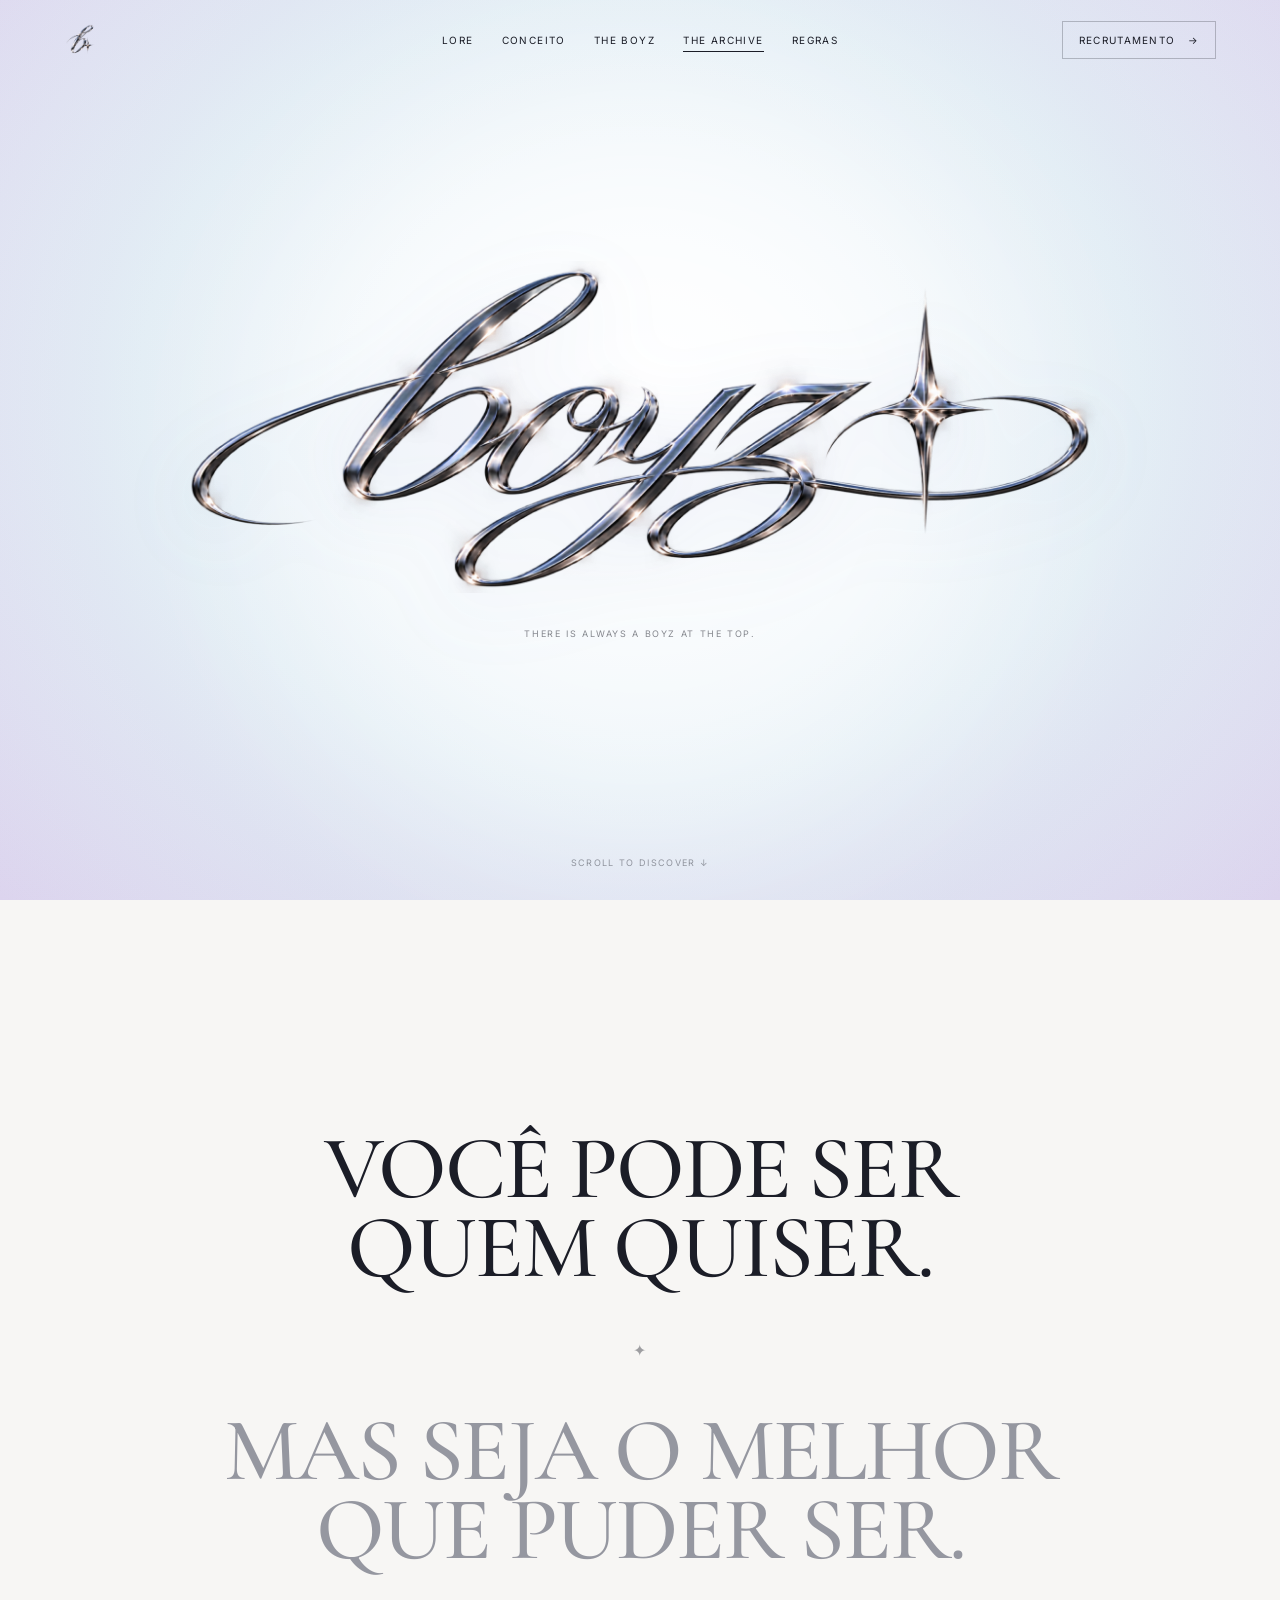
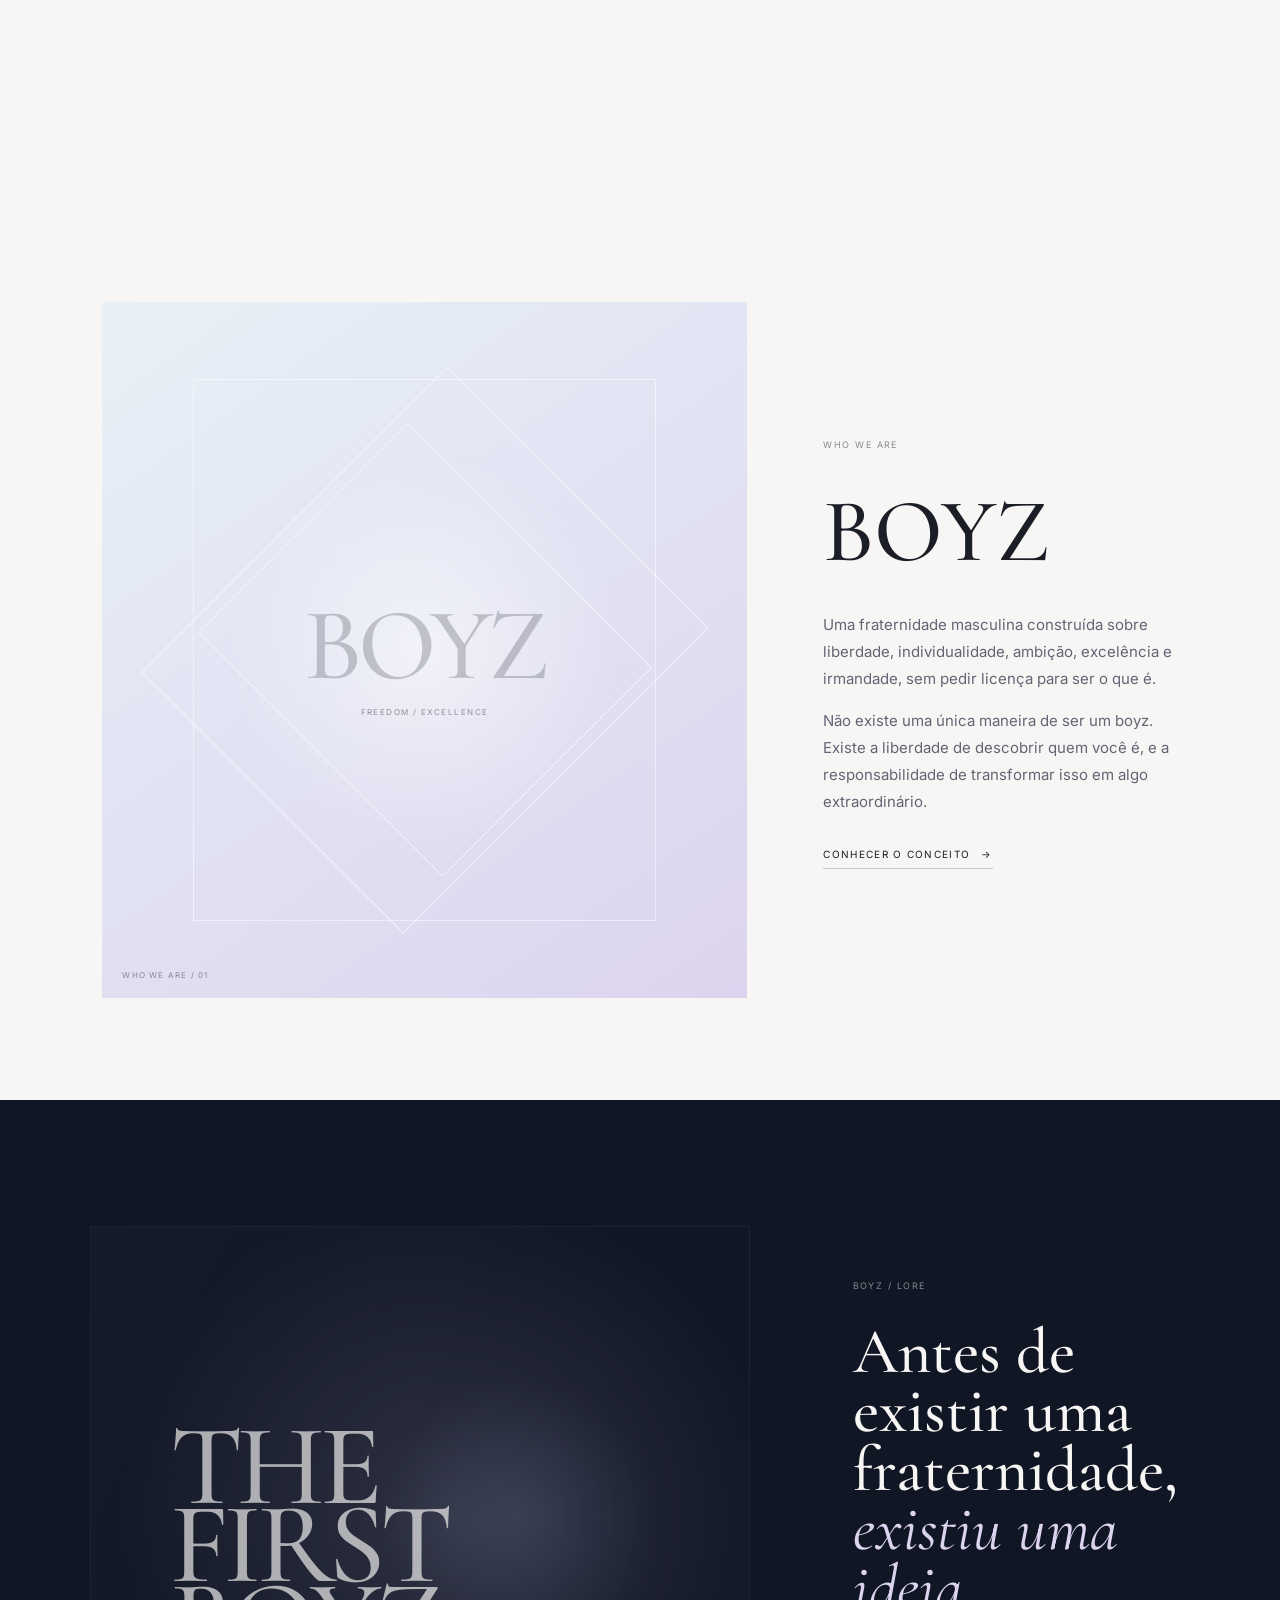
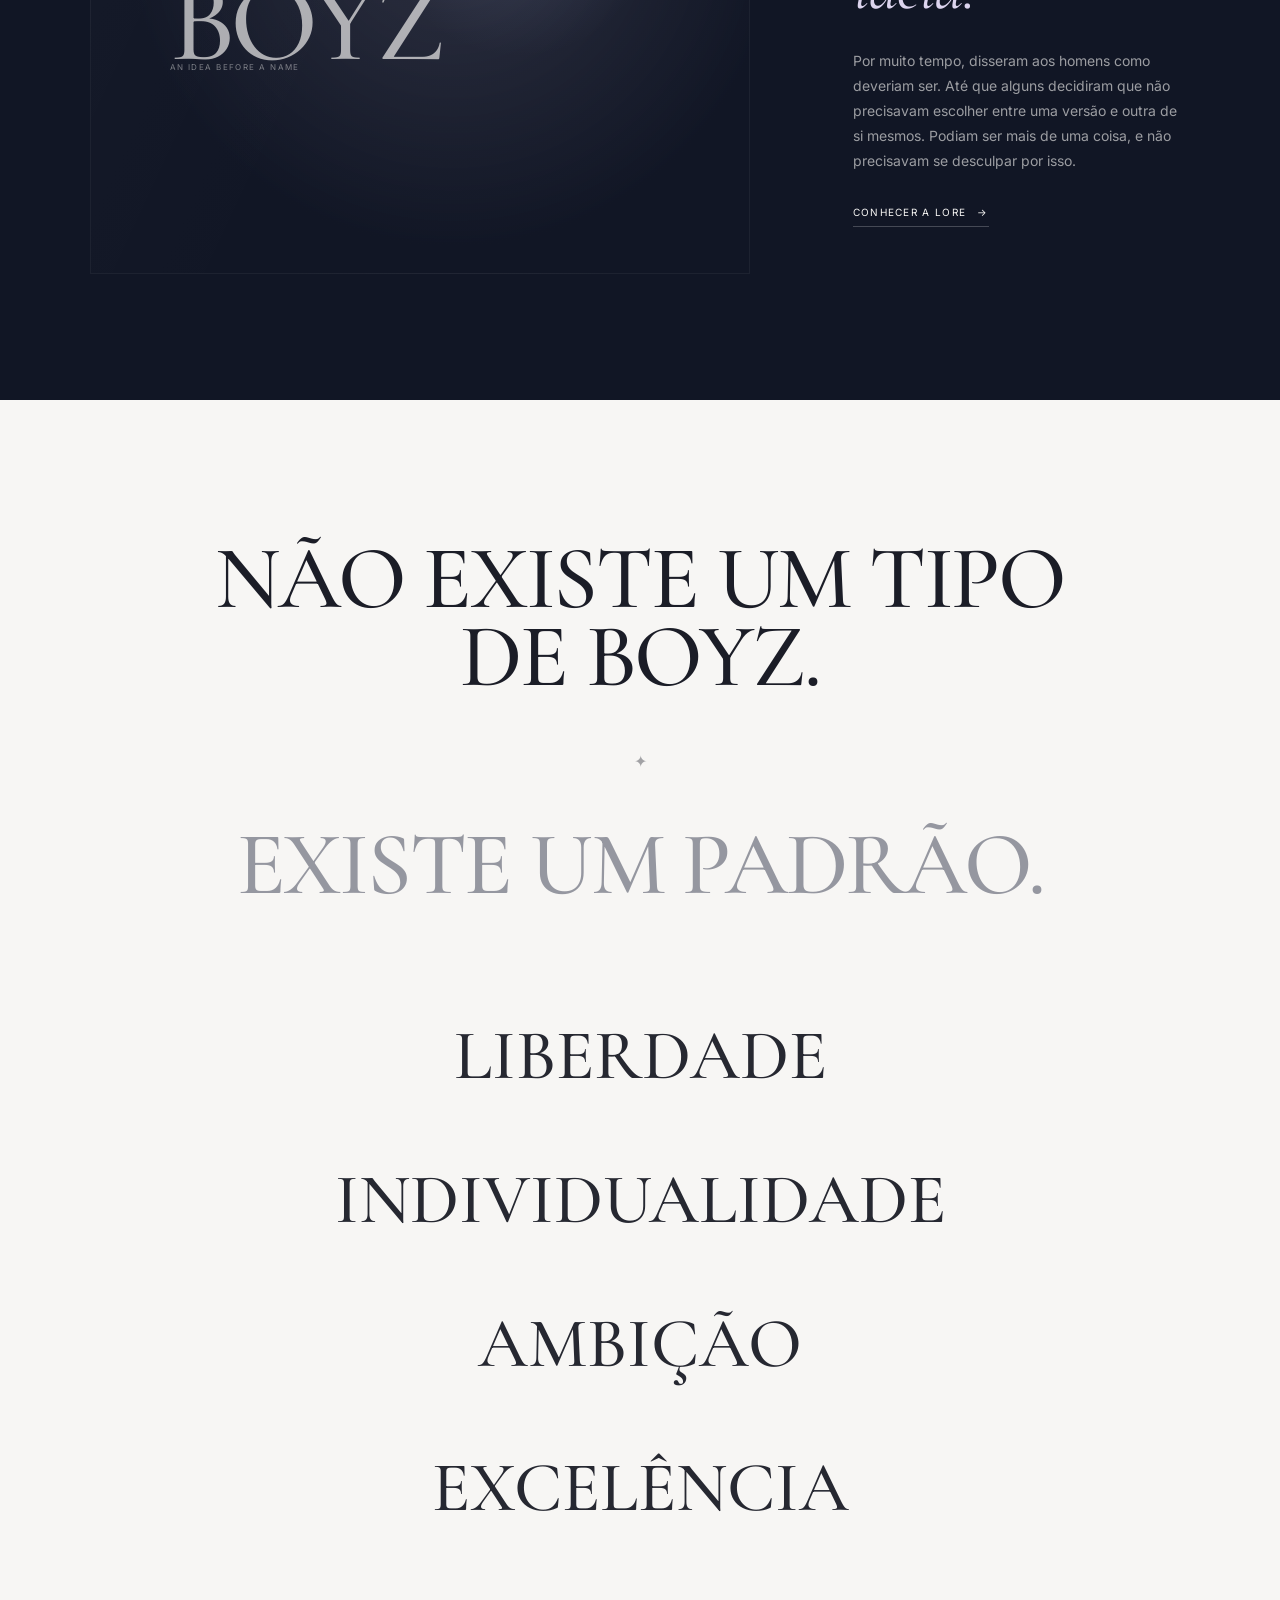
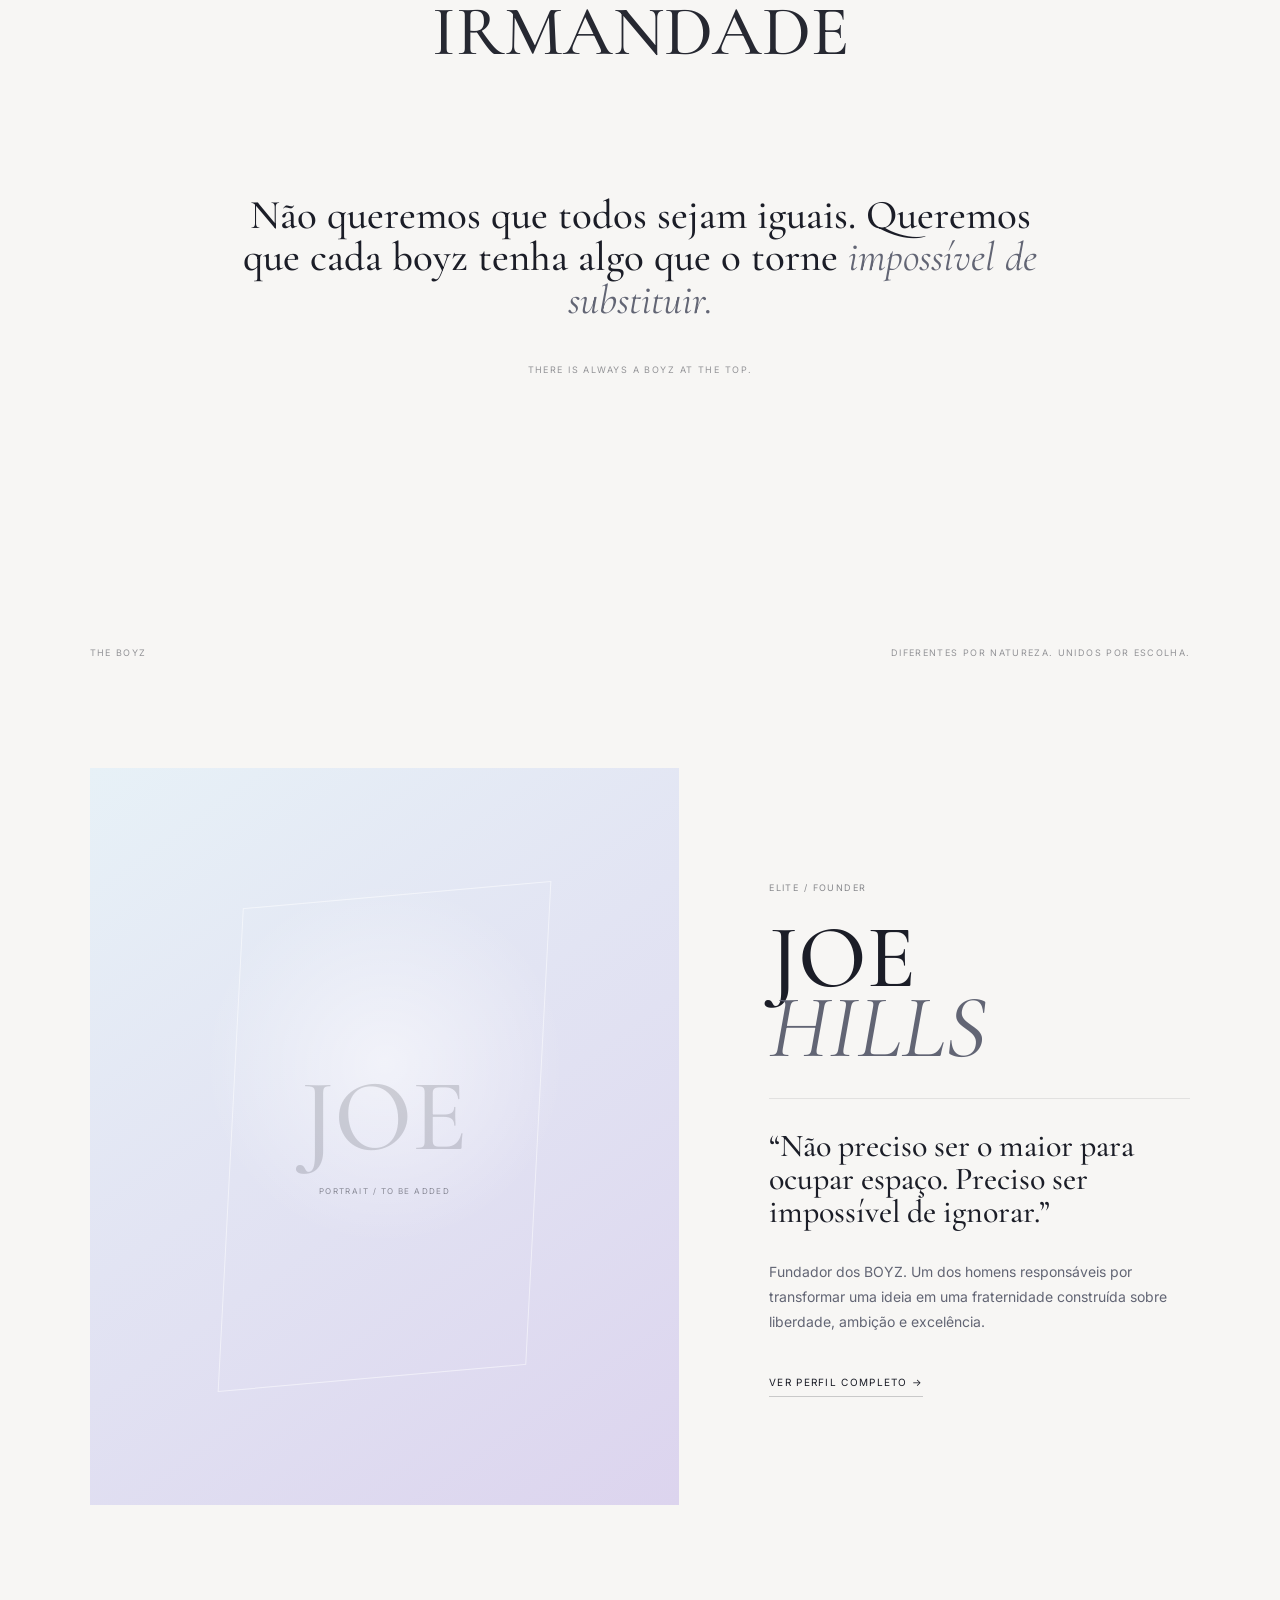
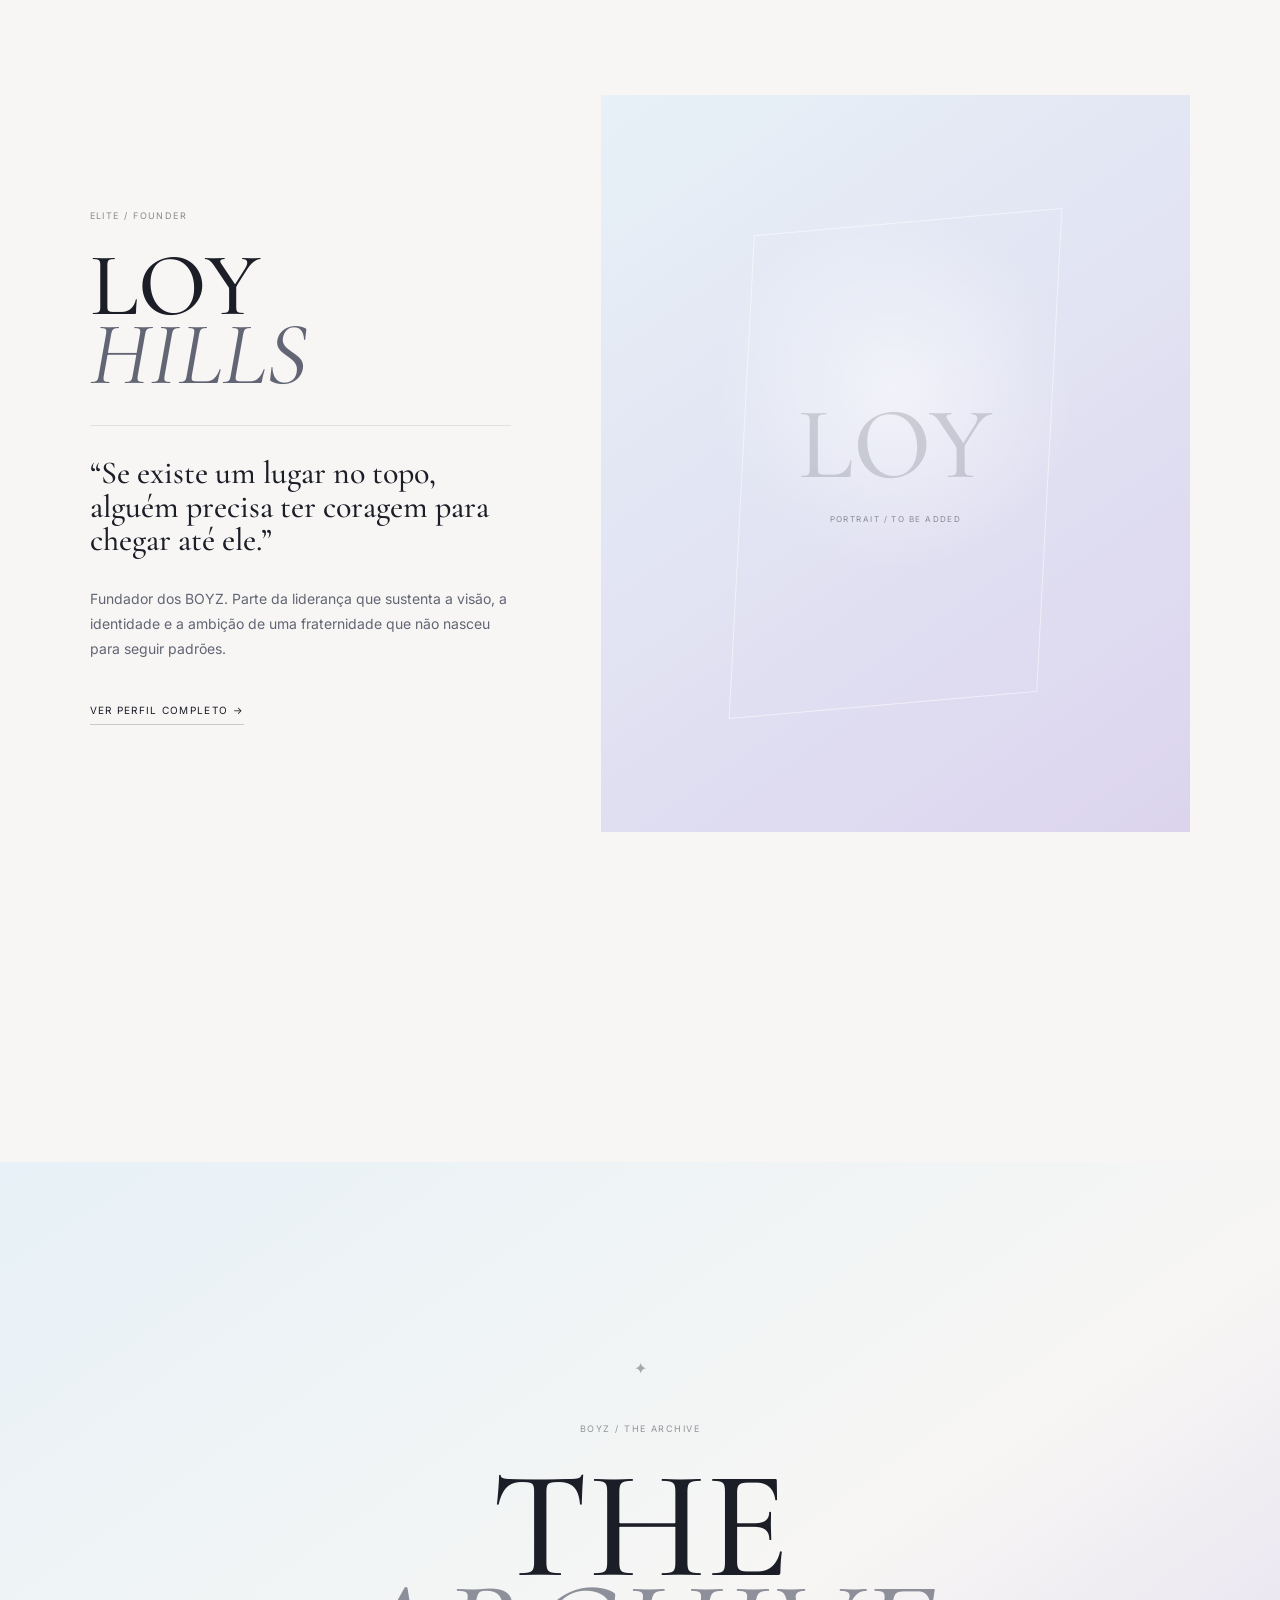
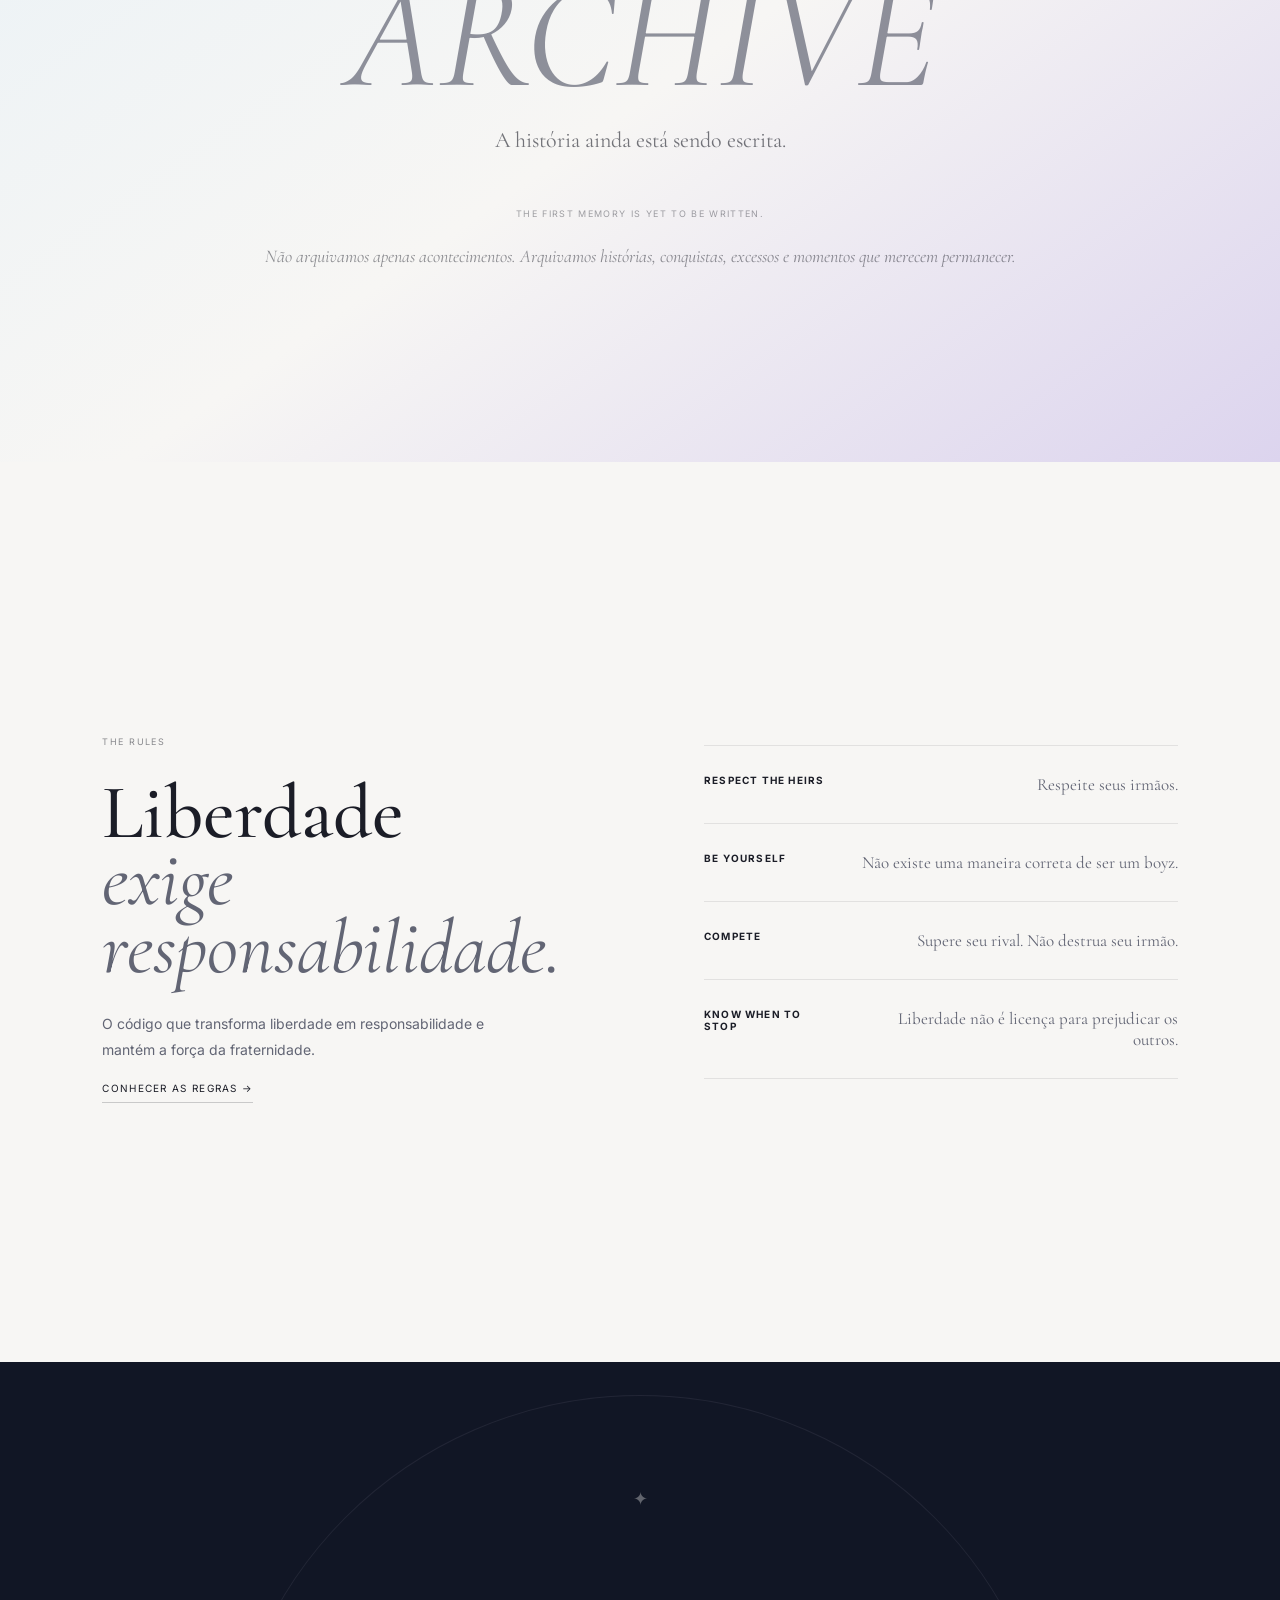
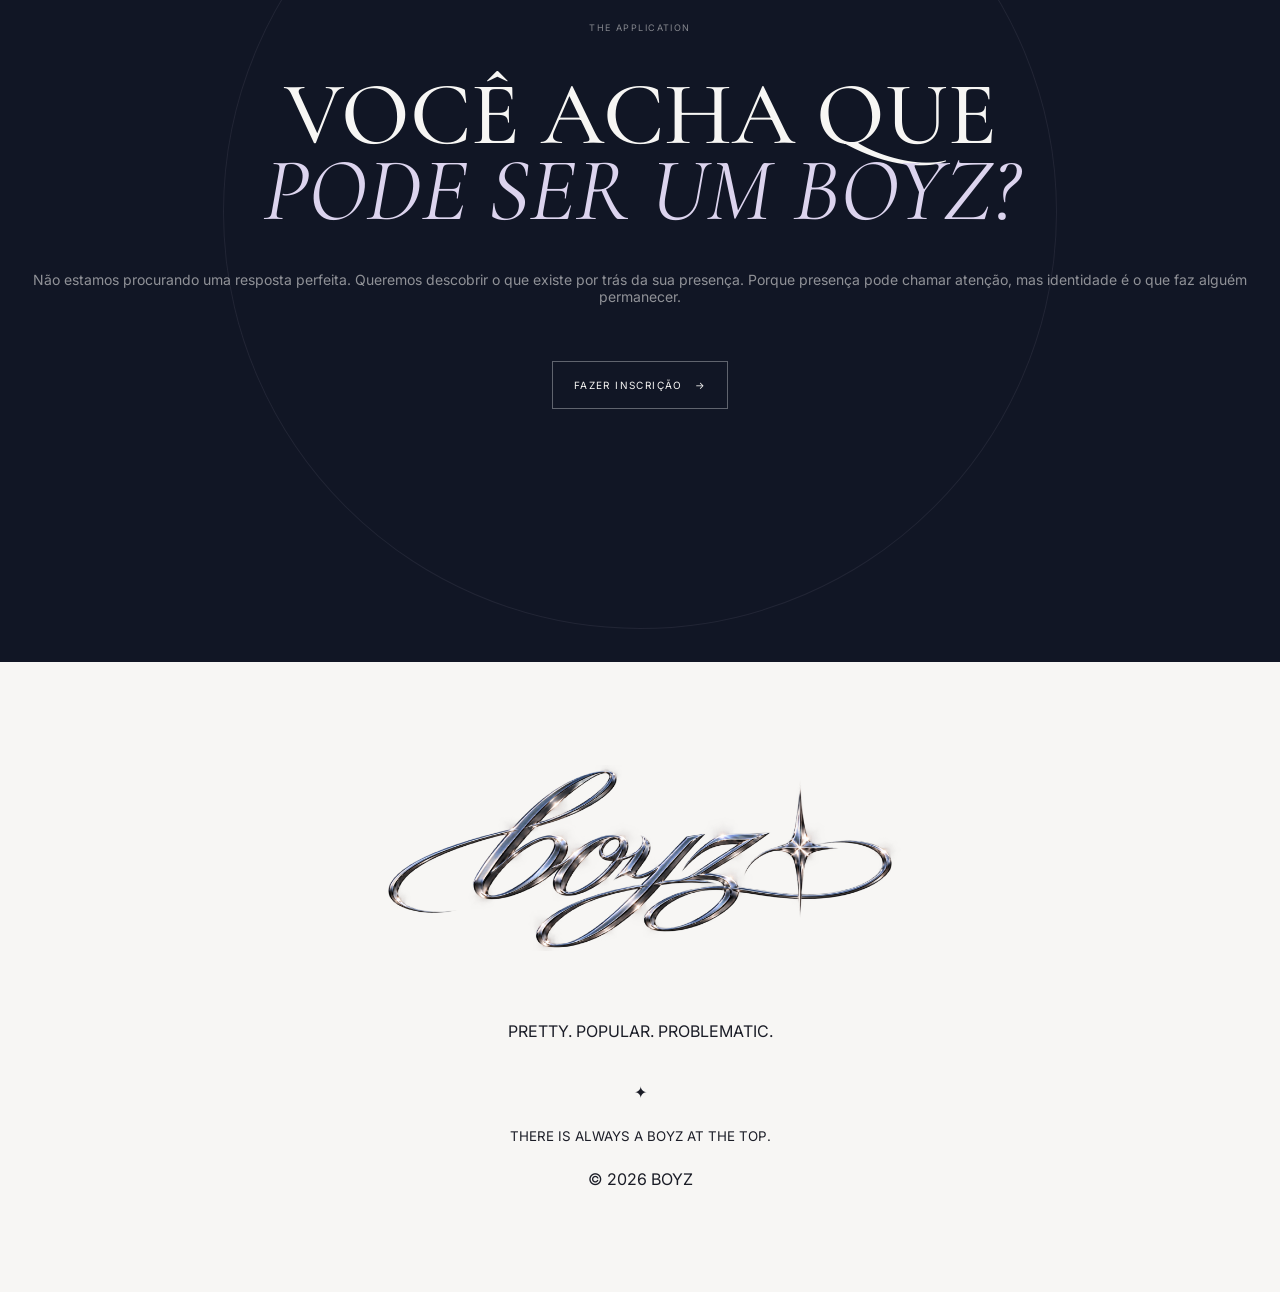
<file: index.html>
<!doctype html>
<html lang="pt-BR">
<head>
<meta charset="utf-8"><meta name="viewport" content="width=device-width,initial-scale=1">
<meta name="description" content="BOYZ ,  uma fraternidade masculina construída sobre liberdade, individualidade, ambição, excelência e irmandade.">
<meta name="theme-color" content="#111625">
<meta property="og:title" content="BOYZ"><meta property="og:description" content="PRETTY. POPULAR. PROBLEMATIC.">
<title>BOYZ</title>
<link rel="preconnect" href="https://fonts.googleapis.com"><link rel="preconnect" href="https://fonts.gstatic.com" crossorigin>
<link href="https://fonts.googleapis.com/css2?family=Cormorant+Garamond:wght@400;500;600&family=Inter:wght@400;500;600&display=swap" rel="stylesheet">
<link rel="stylesheet" href="css/style.css"><link rel="icon" type="image/png" href="assets/boyz-favicon.png">
<script>if("scrollRestoration" in history){history.scrollRestoration="manual";}window.addEventListener("pageshow",()=>{if(!location.hash||location.hash==="#home"){window.scrollTo(0,0);}});</script></head>
<body>
<a class="skip" href="#main">Pular para o conteúdo</a>
<header class="navbar" id="navbar">
<a class="brand" href="index.html#home" aria-label="BOYZ ,  início"><img src="assets/icon-primary.png" alt="B"></a>
<nav aria-label="Navegação principal"><a href="lore.html">LORE</a><a href="concept.html">CONCEITO</a><a href="#boyz">THE BOYZ</a><a href="#archive">THE ARCHIVE</a><a href="rules.html">REGRAS</a></nav>
<a class="recruit" href="application.html">RECRUTAMENTO <span>→</span></a>
<button class="menu" aria-label="Abrir menu" aria-expanded="false"><i></i><i></i></button>
</header>
<div class="mobile-menu" aria-hidden="true"><button class="close-menu" aria-label="Fechar menu">×</button><div><a href="#home">HOME</a><a href="lore.html">LORE</a><a href="concept.html">CONCEITO</a><a href="#boyz">THE BOYZ</a><a href="#archive">THE ARCHIVE</a><a href="rules.html">REGRAS</a><a class="mobile-recruit" href="application.html">FAZER INSCRIÇÃO →</a></div></div>
<main id="main">
<section class="hero" id="home"><div class="hero-glow"></div><div class="hero-center reveal"><img class="hero-logo" src="assets/logo-primary.png" alt="BOYZ"><p>THERE IS ALWAYS A BOYZ AT THE TOP.</p></div><div class="scroll">SCROLL TO DISCOVER ↓</div></section>
<section class="philosophy" aria-label="Filosofia"><div class="reveal"><p>VOCÊ PODE SER<br>QUEM QUISER.</p><span>✦</span><p class="soft">MAS SEJA O MELHOR<br>QUE PUDER SER.</p></div></section>
<section class="who" id="quem-somos"><div class="who-image media-frame media-feature reveal"><div class="concept-art"><span>BOYZ</span><small>FREEDOM / EXCELLENCE</small></div><div class="image-note">WHO WE ARE / 01</div></div><div class="who-copy reveal"><small>WHO WE ARE</small><h2>BOYZ</h2><p>Uma fraternidade masculina construída sobre liberdade, individualidade, ambição, excelência e irmandade, sem pedir licença para ser o que é.</p><p>Não existe uma única maneira de ser um boyz. Existe a liberdade de descobrir quem você é, e a responsabilidade de transformar isso em algo extraordinário.</p><a href="concept.html">CONHECER O CONCEITO <span>→</span></a></div></section>
<section class="lore" id="lore"><div class="lore-image media-frame media-cinematic reveal"><div class="cinematic-art"><span>THE<br>FIRST<br>BOYZ</span><small>AN IDEA BEFORE A NAME</small></div></div><div class="lore-copy reveal"><small>BOYZ / LORE</small><h2>Antes de existir uma fraternidade,<br><em>existiu uma ideia.</em></h2><p>Por muito tempo, disseram aos homens como deveriam ser. Até que alguns decidiram que não precisavam escolher entre uma versão e outra de si mesmos. Podiam ser mais de uma coisa, e não precisavam se desculpar por isso.</p><a href="lore.html">CONHECER A LORE <span>→</span></a></div></section>
<section class="standard" id="conceito"><div class="standard-top reveal"><p>NÃO EXISTE UM TIPO<br>DE BOYZ.</p><span>✦</span><p class="soft">EXISTE UM PADRÃO.</p></div><div class="pillars"><span>LIBERDADE</span><span>INDIVIDUALIDADE</span><span>AMBIÇÃO</span><span>EXCELÊNCIA</span><span>IRMANDADE</span></div><p class="standard-close reveal">Não queremos que todos sejam iguais. Queremos que cada boyz tenha algo que o torne <em>impossível de substituir.</em></p><small>THERE IS ALWAYS A BOYZ AT THE TOP.</small></section>
<section class="beasts" id="boyz"><div class="section-label"><span>THE BOYZ</span><span>DIFERENTES POR NATUREZA. UNIDOS POR ESCOLHA.</span></div><div class="founder founder-a"><div class="portrait media-frame media-portrait reveal"><div class="portrait-art"><span>JOE</span><small>PORTRAIT / TO BE ADDED</small></div></div><div class="profile reveal"><small>ELITE / FOUNDER</small><h2>JOE<br><em>HILLS</em></h2><div class="profile-line"></div><blockquote>“Não preciso ser o maior para ocupar espaço. Preciso ser impossível de ignorar.”</blockquote><p>Fundador dos BOYZ. Um dos homens responsáveis por transformar uma ideia em uma fraternidade construída sobre liberdade, ambição e excelência.</p><button class="text-button" data-profile="joe">VER PERFIL COMPLETO →</button></div></div><div class="founder founder-b"><div class="profile reveal"><small>ELITE / FOUNDER</small><h2>LOY<br><em>HILLS</em></h2><div class="profile-line"></div><blockquote>“Se existe um lugar no topo, alguém precisa ter coragem para chegar até ele.”</blockquote><p>Fundador dos BOYZ. Parte da liderança que sustenta a visão, a identidade e a ambição de uma fraternidade que não nasceu para seguir padrões.</p><button class="text-button" data-profile="loy">VER PERFIL COMPLETO →</button></div><div class="portrait media-frame media-portrait reveal"><div class="portrait-art"><span>LOY</span><small>PORTRAIT / TO BE ADDED</small></div></div></div></section>
<section class="archive" id="archive"><div class="reveal"><span>✦</span><small>BOYZ / THE ARCHIVE</small><h2>THE<br><em>ARCHIVE</em></h2><p>A história ainda está sendo escrita.</p><strong>THE FIRST MEMORY IS YET TO BE WRITTEN.</strong><i>Não arquivamos apenas acontecimentos. Arquivamos histórias, conquistas, excessos e momentos que merecem permanecer.</i></div></section>
<section class="rules" id="regras"><div class="rules-intro reveal"><small>THE RULES</small><h2>Liberdade<br><em>exige responsabilidade.</em></h2><p>O código que transforma liberdade em responsabilidade e mantém a força da fraternidade.</p><a class="text-button" href="rules.html">CONHECER AS REGRAS →</a></div><div class="rule-list reveal"><p><b>RESPECT THE HEIRS</b><span>Respeite seus irmãos.</span></p><p><b>BE YOURSELF</b><span>Não existe uma maneira correta de ser um boyz.</span></p><p><b>COMPETE</b><span>Supere seu rival. Não destrua seu irmão.</span></p><p><b>KNOW WHEN TO STOP</b><span>Liberdade não é licença para prejudicar os outros.</span></p></div></section>
<section class="recruitment" id="recrutamento"><div class="recruitment-mark">✦</div><div class="reveal"><small>THE APPLICATION</small><h2>VOCÊ ACHA QUE<br><em>PODE SER UM BOYZ?</em></h2><p>Não estamos procurando uma resposta perfeita. Queremos descobrir o que existe por trás da sua presença. Porque presença pode chamar atenção, mas identidade é o que faz alguém permanecer.</p><a class="primary-cta" href="application.html">FAZER INSCRIÇÃO <span>→</span></a></div></section>

<footer><img class="footer-logo" src="assets/logo-primary.png" alt="BOYZ"><p>PRETTY. POPULAR. PROBLEMATIC.</p><span>✦</span><small>THERE IS ALWAYS A BOYZ AT THE TOP.</small><label>© 2026 BOYZ</label></footer>
</main>
<div class="overlay" id="overlay" aria-hidden="true"><div class="overlay-panel"><button class="overlay-close" aria-label="Fechar">×</button><div id="overlayContent"></div></div></div>
<script src="js/main.js"></script>
</body></html>
</file>
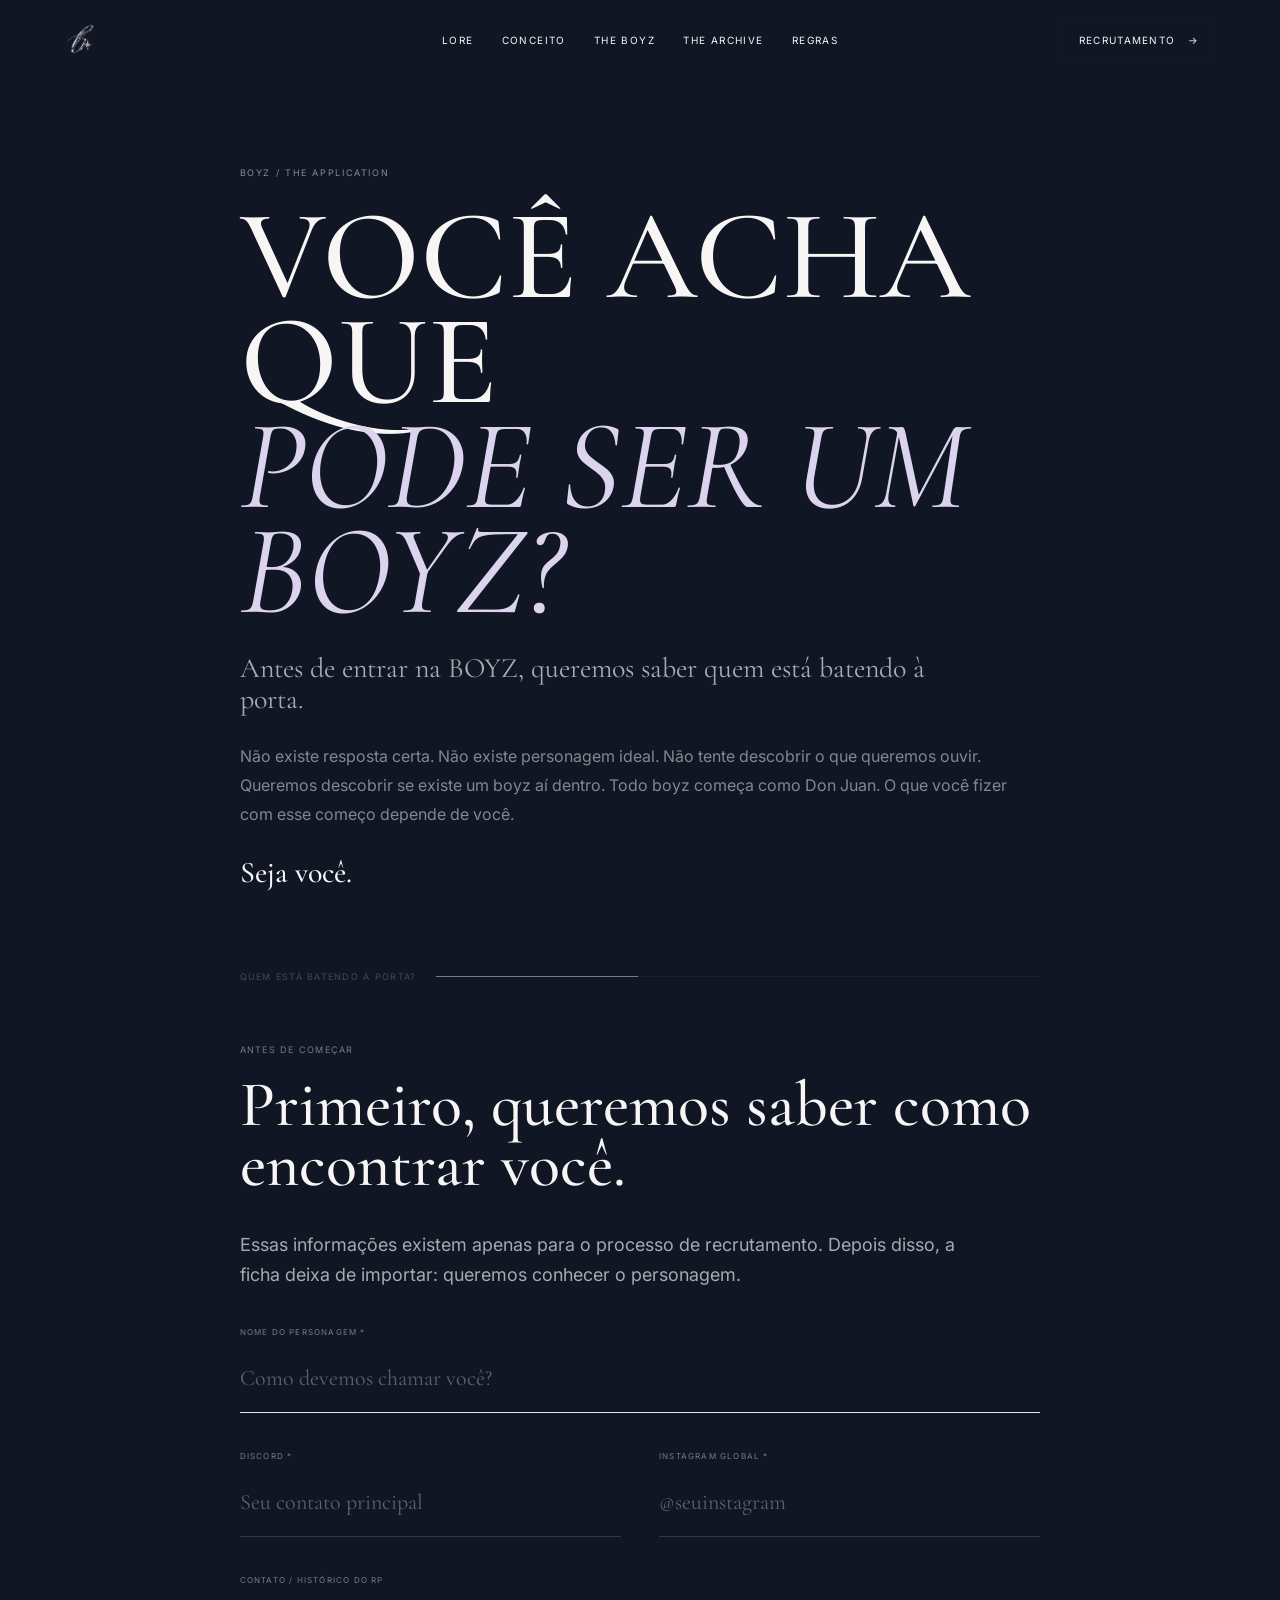
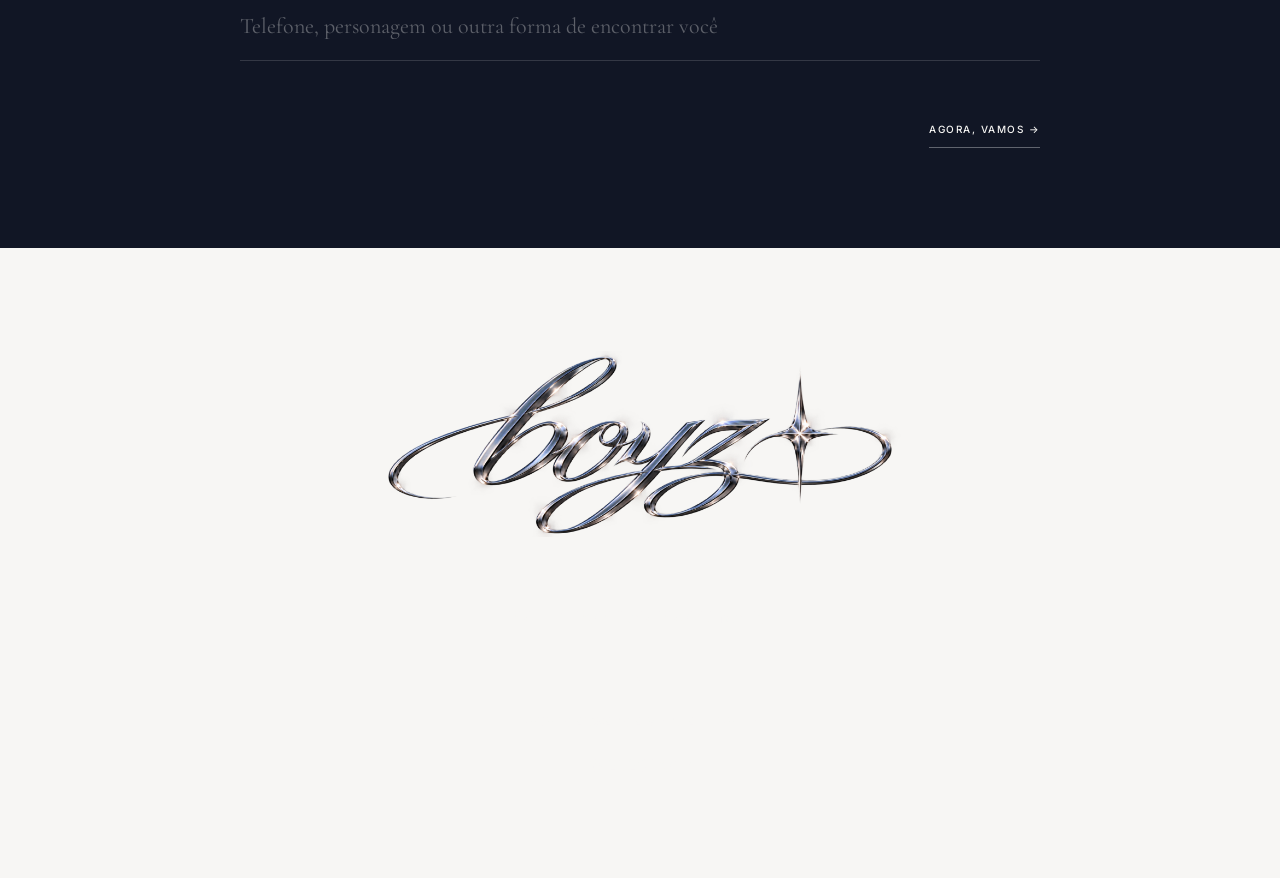
<file: application.html>
<!doctype html><html lang="pt-BR"><head><meta charset="utf-8"><meta name="viewport" content="width=device-width,initial-scale=1"><meta name="description" content="BOYZ ,  The Application. A porta de entrada para quem quer conhecer a fraternidade."><meta name="theme-color" content="#111625"><title>BOYZ</title><link rel="preconnect" href="https://fonts.googleapis.com"><link rel="preconnect" href="https://fonts.gstatic.com" crossorigin><link href="https://fonts.googleapis.com/css2?family=Cormorant+Garamond:wght@400;500;600&family=Inter:wght@400;500;600&display=swap" rel="stylesheet"><link rel="stylesheet" href="css/style.css"><link rel="icon" type="image/png" href="assets/boyz-favicon.png"><style>
.page{min-height:100vh;background:var(--pearl);color:var(--ink)}.page.dark{background:var(--night);color:var(--pearl)}
.page-hero{min-height:76svh;display:flex;align-items:flex-end;padding:150px clamp(24px,8vw,130px) 90px;position:relative;overflow:hidden}.page-hero.light{background:radial-gradient(circle at 72% 30%,#dcecff99,transparent 30%),linear-gradient(135deg,#fbfaf7,#e9f3fa 55%,#e8e1f2)}.page-hero.dark{background:radial-gradient(circle at 72% 30%,#b8a9e122,transparent 30%),linear-gradient(135deg,#111625,#1a2032 60%,#25223a)}.page-hero:after{content:'✦';position:absolute;right:9vw;top:24vh;font-size:150px;opacity:.035}.eyebrow,.micro{font-size:9px;letter-spacing:.18em;opacity:.52}.page-hero h1{font:500 clamp(90px,16vw,230px)/.72 var(--display);letter-spacing:-.05em;margin:30px 0}.page-hero h1 em{font-weight:400;color:var(--lilac)}.page-hero p{font:400 clamp(26px,3vw,44px)/1.05 var(--display);max-width:760px;opacity:.78}.content{max-width:1120px;margin:auto;padding:0 clamp(24px,7vw,100px)}.chapter-full{padding:130px 0;border-top:1px solid currentColor; border-color:#11162514;display:grid;grid-template-columns:150px 1fr;gap:70px}.dark .chapter-full{border-color:#ffffff12}.chapter-full .num{font:400 18px var(--display);opacity:.35}.chapter-full h2{font:500 clamp(48px,6vw,84px)/.88 var(--display);margin:0 0 30px;letter-spacing:-.025em}.chapter-full h2 em{font-weight:400;color:var(--lilac)}.chapter-full p{font-size:15px;line-height:1.95;max-width:760px;margin:0 0 20px;opacity:.7}.dark .chapter-full p{color:#f7f6f4aa}.statement{font:500 clamp(30px,3.5vw,54px)/1.02 var(--display);margin:45px 0;opacity:1!important}.quote{border-left:1px solid #9d91c966;padding:10px 0 10px 28px;font:500 clamp(31px,4vw,57px)/.98 var(--display);margin:45px 0}.pillar-row{display:grid;grid-template-columns:repeat(5,1fr);gap:1px;background:#11162518;margin-top:45px}.pillar-row span{background:var(--pearl);padding:35px 20px;font-size:10px;letter-spacing:.12em;text-align:center}.manifesto{padding:150px clamp(24px,7vw,100px);text-align:center;background:#e8f1f7}.manifesto h2{font:500 clamp(50px,7vw,105px)/.85 var(--display);margin:30px auto;max-width:1100px}.manifesto p{max-width:720px;margin:25px auto;font-size:15px;line-height:1.9;opacity:.7}.closing{min-height:65svh;display:grid;place-items:center;text-align:center;padding:100px 24px}.closing h2{font:500 clamp(52px,8vw,120px)/.82 var(--display);margin:25px 0}.closing h2 em{color:var(--lilac);font-weight:400}.closing p{font:22px var(--display);opacity:.65;max-width:650px}.page footer{background:var(--night);color:var(--pearl);border-top:1px solid #ffffff0d}
.rules-intro{background:var(--night);color:var(--pearl)}.rules-list .chapter-full h2{font-size:clamp(38px,5vw,68px)}.rule-note{font:400 22px/1.5 var(--display);opacity:.7;max-width:720px}.consequence{padding:120px 0}.consequence-box{border:1px solid #ffffff18;padding:60px clamp(25px,5vw,70px);background:#ffffff04}.consequence-box h2{font:500 clamp(42px,6vw,76px) var(--display);margin:0 0 20px}.consequence-box ul{list-style:none;padding:0;margin:35px 0;display:grid;gap:14px}.consequence-box li{font-size:13px;opacity:.72;padding-left:20px;position:relative}.consequence-box li:before{content:'✦';position:absolute;left:0;color:var(--lilac)}
.application-page{background:var(--night);color:var(--pearl);min-height:100vh}.application-wrap{max-width:980px;margin:auto;padding:160px clamp(24px,7vw,90px) 100px}.application-wrap h1{font:500 clamp(65px,10vw,130px)/.82 var(--display);margin:25px 0}.application-wrap h1 em{color:var(--lilac);font-weight:400}.application-wrap .lead{font:400 28px/1.1 var(--display);max-width:700px;color:#f7f6f4aa}.app-form{margin-top:80px}.progress{display:flex;align-items:center;gap:20px;margin-bottom:55px;font-size:9px;letter-spacing:.15em;opacity:.5}.progress>div{height:1px;background:#ffffff18;flex:1}.progress i{display:block;height:100%;background:#e7e2f3;width:10%;transition:width .35s ease}.question small{font-size:9px;letter-spacing:.14em;opacity:.45}.question h2{font:500 clamp(38px,5vw,70px)/.94 var(--display);margin:18px 0 35px;max-width:850px}.question textarea,.question input,.data-grid input{width:100%;background:transparent;border:0;border-bottom:1px solid #ffffff25;color:var(--pearl);font:400 22px/1.4 var(--display);padding:18px 0;outline:none}.question textarea{min-height:170px;resize:vertical}.question textarea:focus,.question input:focus,.data-grid input:focus{border-color:#e7e2f3}.form-actions{display:flex;justify-content:space-between;margin-top:50px}.form-actions button{background:none;border:0;color:var(--pearl);font:500 10px var(--ui);letter-spacing:.15em;cursor:pointer;padding:12px 0}.form-actions button:last-child{border-bottom:1px solid #ffffff55}.form-actions button:disabled{opacity:.2;cursor:not-allowed}.data-step{display:none}.data-step.active{display:block}.data-step h2{font:500 clamp(40px,6vw,76px) var(--display);margin:0 0 35px}.data-grid{display:grid;grid-template-columns:1fr 1fr;gap:38px}.field label{display:block;font-size:8px;letter-spacing:.15em;opacity:.45;margin-bottom:8px}.field.full{grid-column:1/-1}.data-actions{display:flex;justify-content:flex-end;margin-top:45px}.submit-btn{background:var(--pearl);color:var(--night);border:0;padding:17px 24px;font:500 10px var(--ui);letter-spacing:.14em;cursor:pointer}.success-final{text-align:center;padding:100px 0}.success-final span{font-size:25px;opacity:.6}.success-final h2{font:500 clamp(55px,8vw,100px)/.85 var(--display);margin:25px 0}.success-final p{font:22px var(--display);opacity:.6}.closed-note{border:1px solid #ffffff18;padding:24px;margin-top:50px;font-size:11px;letter-spacing:.1em;opacity:.55}.form-context{font:400 18px/1.65 var(--ui);max-width:720px;color:#f7f6f4a8;margin:0 0 38px}.application-identity,.application-final{margin-top:10px}.data-grid select,.field textarea{width:100%;background:transparent;border:0;border-bottom:1px solid #ffffff25;color:var(--pearl);font:400 20px/1.4 var(--display);padding:18px 0;outline:none;border-radius:0}.data-grid select:focus,.field textarea:focus{border-color:#e7e2f3}.data-grid select option{background:#111625;color:#f7f6f4}.field textarea{min-height:120px;resize:vertical}.field input::placeholder,.field textarea::placeholder{color:#f7f6f455}.question textarea::placeholder{color:#f7f6f455}.submit-btn[disabled]{opacity:.45;cursor:wait}.submit-status{margin-top:24px;font:400 14px/1.6 var(--ui);opacity:.65}.submit-status.error{opacity:1;color:#f0d9e0}
@media(max-width:700px){.page-hero{min-height:70svh;padding:130px 24px 70px}.page-hero h1{font-size:90px}.chapter-full{grid-template-columns:1fr;gap:22px;padding:90px 0}.pillar-row{grid-template-columns:1fr}.pillar-row span{padding:22px}.manifesto{padding:100px 24px}.data-grid{grid-template-columns:1fr}.field.full{grid-column:auto}.application-wrap{padding-top:130px}.application-wrap .lead{font-size:25px}.question h2{font-size:43px}.form-actions{margin-top:35px}}
</style></head><body class="application-page"><a class="skip" href="#main">Pular para o conteúdo</a><header class="navbar" id="navbar"><a class="brand" href="index.html#home" aria-label="BOYZ ,  início"><img src="assets/icon-primary.png" alt="B"></a><nav aria-label="Navegação principal"><a href="lore.html">LORE</a><a href="concept.html">CONCEITO</a><a href="index.html#boyz">THE BOYZ</a><a href="index.html#archive">THE ARCHIVE</a><a href="rules.html">REGRAS</a></nav><a class="recruit" href="application.html">RECRUTAMENTO <span>→</span></a><button class="menu" aria-label="Abrir menu" aria-expanded="false"><i></i><i></i></button></header><div class="mobile-menu" aria-hidden="true"><button class="close-menu" aria-label="Fechar menu">×</button><div><a href="index.html#home">HOME</a><a href="lore.html">LORE</a><a href="concept.html">CONCEITO</a><a href="index.html#boyz">THE BOYZ</a><a href="index.html#archive">THE ARCHIVE</a><a href="rules.html">REGRAS</a><a class="mobile-recruit" href="application.html">FAZER INSCRIÇÃO →</a></div></div><main id="main"><section class="application-wrap"><span class="eyebrow">BOYZ / THE APPLICATION</span><h1>VOCÊ ACHA QUE<br><em>PODE SER UM BOYZ?</em></h1><p class="lead">Antes de entrar na BOYZ, queremos saber quem está batendo à porta.</p><p style="margin-top:25px;opacity:.5;line-height:1.8">Não existe resposta certa. Não existe personagem ideal. Não tente descobrir o que queremos ouvir. Queremos descobrir se existe um boyz aí dentro. Todo boyz começa como Don Juan. O que você fizer com esse começo depende de você.</p><p style="font:500 30px var(--display);margin-top:25px">Seja você.</p><div id="applicationApp"></div></section></main><footer><img class="footer-logo" src="assets/logo-primary.png" alt="BOYZ"><p>PRETTY. POPULAR. PROBLEMATIC.</p><span>✦</span><small>THERE IS ALWAYS A BOYZ AT THE TOP.</small><label>© 2026 BOYZ</label></footer><script>
// Application page keeps its own safe navigation behavior.
const nav=document.querySelector('.navbar');
if(nav){const onScroll=()=>nav.classList.toggle('scrolled',window.scrollY>40);window.addEventListener('scroll',onScroll,{passive:true});onScroll();}
const mobile=document.querySelector('.mobile-menu'),menu=document.querySelector('.menu'),closeMenu=document.querySelector('.close-menu');
if(mobile&&menu&&closeMenu){const toggleMenu=open=>{mobile.classList.toggle('open',open);mobile.setAttribute('aria-hidden',String(!open));menu.setAttribute('aria-expanded',String(open));document.body.classList.toggle('lock',open)};menu.addEventListener('click',()=>toggleMenu(true));closeMenu.addEventListener('click',()=>toggleMenu(false));mobile.querySelectorAll('a').forEach(a=>a.addEventListener('click',()=>toggleMenu(false)));}
</script><script>
const QUESTIONS=[
["QUEM É VOCÊ?","Como você se apresentaria para alguém que nunca ouviu falar de você?","Não pense demais. Não tente descobrir a resposta certa. Queremos conhecer a sua resposta.","textarea"],
["30 SEGUNDOS","Se você tivesse apenas 30 segundos para fazer alguém lembrar de você, o que faria?","Algumas pessoas chamam atenção pelo que fazem. Outras simplesmente sabem ocupar um espaço. O que você faria com tão pouco tempo?","textarea"],
["O QUE FICA","Qual característica sua as pessoas percebem mesmo quando você não tenta chamar atenção?","Nem sempre é preciso falar alto para deixar uma impressão. Às vezes, existe alguma coisa em você que chega antes mesmo das palavras.","textarea"],
["COMO VOCÊ É VISTO","Se pedíssemos para seus amigos descreverem você em três palavras, quais você acha que eles escolheriam? E você concordaria com elas?","Existe a pessoa que você acredita ser e existe a pessoa que os outros enxergam. Às vezes elas são iguais. Às vezes, não.","textarea"],
["O QUE VOCÊ QUER DEIXAR","Se pudesse ser conhecido por uma única coisa, o que escolheria: beleza, reconhecimento, talento, influência, uma história ou outra coisa? Por quê?","Todo mundo acaba deixando alguma marca por onde passa. A questão é decidir qual marca você gostaria que fosse lembrada.","textarea"],
["SEU PODER","Qual habilidade sua você acredita que conseguiria usar para convencer alguém a fazer algo que, inicialmente, não queria fazer?","Não estamos falando necessariamente de força ou autoridade. Pense naquilo que você sabe fazer quando realmente quer conseguir alguma coisa.","textarea"],
["QUANDO ALGUÉM É MELHOR","Como você reage quando aparece alguém claramente melhor do que você em algo que considera importante?","Sempre pode aparecer alguém mais bonito, mais talentoso, mais preparado ou simplesmente melhor em alguma coisa. O que acontece dentro de você quando isso acontece?","textarea"],
["O INESPERADO","Se descobrisse hoje que possui um talento que nunca imaginou ter, o que faria com ele?","Nem tudo aquilo que temos de melhor é algo que já conhecemos. Às vezes, uma descoberta inesperada pode mudar completamente o caminho.","textarea"],
["SEU LIMITE","Até onde você estaria disposto a ir para conquistar um lugar que realmente deseja? E existe alguma coisa que você jamais faria para consegui-lo?","Ambição também revela limites. Pense no que você estaria disposto a fazer para conquistar algo importante, e no ponto em que você escolheria parar.","textarea"],
["COMPETIR COM UM IRMÃO","Se você estivesse competindo com um irmão e a única maneira de vencer fosse fazê-lo parecer pior do que realmente é, o que faria?","Querer vencer faz parte. Mas existe uma diferença entre superar alguém e precisar diminuir essa pessoa para conseguir chegar na frente.","textarea"],
["CONVIVÊNCIA","Qual você acredita que seria o maior desafio para manter os BOYZ unidos?","Pessoas diferentes inevitavelmente vão discordar, competir e bater de frente. O que você acredita que realmente mantém uma fraternidade forte quando isso acontece?","textarea"],
["PRESENÇA","O que precisaria acontecer para alguém passar por você na rua e pensar: ‘Quem é aquele cara?’","Ser lembrado não significa necessariamente ser o mais barulhento. Pense no tipo de presença que faria alguém querer saber mais sobre você.","textarea"],
["COMPETIÇÃO","Se você fosse conhecido como o melhor da fraternidade em alguma coisa e alguém chegasse sendo ainda melhor, qual seria sua primeira reação?","Chegar ao topo é uma coisa. Descobrir que alguém pode ocupar o lugar que você conquistou é outra. Seja honesto sobre o que sentiria primeiro.","textarea"],
["IDENTIDADE","Em que situação você sente que é mais você mesmo?","Sem expectativa, sem personagem para impressionar e sem precisar provar nada. Existe algum momento em que você sente que simplesmente é você?","textarea"],
["VALOR","Se os BOYZ decidissem não aceitar você, o que eles estariam perdendo?","Todo mundo chega a um grupo carregando alguma coisa que não aparece em uma ficha. Pode ser uma qualidade, uma energia, uma habilidade ou simplesmente uma forma diferente de enxergar as coisas.","textarea"]
];
const app=document.querySelector('#applicationApp');
let stage='identity', i=0, answers=Array(QUESTIONS.length).fill(''), identity={name:'',discord:'',instagram:'',rpContact:''}, finalData={availability:'',experience:'',why:''};
function esc(v){return String(v||'').replace(/&/g,'&amp;').replace(/</g,'&lt;').replace(/>/g,'&gt;').replace(/"/g,'&quot;').replace(/'/g,'&#039;')}

function progress(label,current,total){return `<div class="progress"><span>${label}</span><div><i style="width:${(current/total)*100}%"></i></div></div>`}
function renderIdentity(){stage='identity';app.innerHTML=`<form class="app-form" id="identityForm">${progress('QUEM ESTÁ BATENDO À PORTA?',1,3)}<div class="question"><small>ANTES DE COMEÇAR</small><h2>Primeiro, queremos saber como encontrar você.</h2><p class="form-context">Essas informações existem apenas para o processo de recrutamento. Depois disso, a ficha deixa de importar: queremos conhecer o personagem.</p><div class="data-grid application-identity"><div class="field full"><label>NOME DO PERSONAGEM *</label><input id="name" required value="${esc(identity.name)}" autocomplete="off" placeholder="Como devemos chamar você?"></div><div class="field"><label>DISCORD *</label><input id="discord" required value="${esc(identity.discord)}" autocomplete="off" placeholder="Seu contato principal"></div><div class="field"><label>INSTAGRAM GLOBAL *</label><input id="instagram" required value="${esc(identity.instagram)}" autocomplete="off" placeholder="@seuinstagram"></div><div class="field full"><label>CONTATO / HISTÓRICO DO RP</label><input id="rpContact" value="${esc(identity.rpContact)}" autocomplete="off" placeholder="Telefone, personagem ou outra forma de encontrar você"></div></div></div><div class="form-actions"><span></span><button type="submit">AGORA, VAMOS →</button></div></form>`;document.querySelector('#name').focus();document.querySelector('#identityForm').onsubmit=e=>{e.preventDefault();['name','discord','instagram','rpContact'].forEach(id=>identity[id]=document.getElementById(id).value.trim());stage='questions';i=0;renderQuestion()}}
function renderQuestion(){stage='questions';const q=QUESTIONS[i];app.innerHTML=`<form class="app-form" id="appForm">${progress(String(i+1).padStart(2,'0')+' / '+QUESTIONS.length,i+1,QUESTIONS.length)}<div class="question"><small>${q[0]}</small><h2>${q[1]}</h2><p class="form-context">${q[2]}</p><textarea id="answer" required placeholder="Escreva do seu jeito..."></textarea></div><div class="form-actions"><button type="button" id="prev">${i===0?'← IDENTIFICAÇÃO':'← VOLTAR'}</button><button type="submit">${i===QUESTIONS.length-1?'CONTINUAR →':'PRÓXIMA →'}</button></div></form>`;document.querySelector('#answer').value=answers[i]||'';document.querySelector('#answer').focus();document.querySelector('#prev').onclick=()=>{answers[i]=document.querySelector('#answer').value;if(i===0){renderIdentity()}else{i--;renderQuestion()}};document.querySelector('#appForm').onsubmit=e=>{e.preventDefault();const a=document.querySelector('#answer');if(!a.value.trim()){a.focus();return}answers[i]=a.value.trim();if(i<QUESTIONS.length-1){i++;renderQuestion()}else{renderFinal()}}}
function renderFinal(){stage='final';app.innerHTML=`<form class="app-form" id="finalForm">${progress('ANTES DE ENVIAR',3,3)}<div class="question"><small>QUASE LÁ</small><h2>Agora que conhecemos você um pouco melhor...</h2><p class="form-context">Só faltam algumas informações para sabermos quando e como podemos continuar essa conversa.</p><div class="data-grid application-final"><div class="field full"><label>DISPONIBILIDADE PARA RP</label><select id="availability" required><option value="">Selecione uma opção</option><option>Manhã</option><option>Tarde</option><option>Noite</option><option>Madrugada</option><option>Varia bastante</option></select></div><div class="field full"><label>EXPERIÊNCIA EM RP</label><select id="experience" required><option value="">Selecione uma opção</option><option>Sou novo no RP</option><option>Menos de 6 meses</option><option>6 meses a 1 ano</option><option>1 a 2 anos</option><option>Mais de 2 anos</option></select></div><div class="field full"><label>JÁ PARTICIPOU DE ALGUMA FRATERNIDADE, ORGANIZAÇÃO OU GRUPO NO RP?</label><textarea id="groupExperience" placeholder="Se quiser, conta um pouco pra gente."></textarea></div></div></div><div class="form-actions"><button type="button" id="backToQuestions">← VOLTAR</button><button type="submit">CONTINUAR →</button></div></form>`;document.querySelector('#backToQuestions').onclick=()=>{i=QUESTIONS.length-1;renderQuestion()};document.querySelector('#finalForm').onsubmit=e=>{e.preventDefault();finalData.availability=document.querySelector('#availability').value;finalData.experience=document.querySelector('#experience').value;finalData.groupExperience=document.querySelector('#groupExperience').value.trim();if(!finalData.availability||!finalData.experience){if(!finalData.availability)document.querySelector('#availability').focus();else document.querySelector('#experience').focus();return}renderWhy()}}
const WEB3FORMS_ACCESS_KEY='866ed fce-d54e-491b-a801-808c9a353648'.replace(/\s/g,'');
function buildSubmission(){
  const questionLines=QUESTIONS.map((q,idx)=>`${String(idx+1).padStart(2,'0')}. ${q[0]}\n${answers[idx]||''}`).join('\n\n');
  const message=[
    'BOYZ | THE APPLICATION',
    '',
    'IDENTIFICAÇÃO',
    `Nome do personagem: ${identity.name||'Não informado'}`,
    `Discord: ${identity.discord||'Não informado'}`,
    `Instagram Global: ${identity.instagram||'Não informado'}`,
    `Contato de RP: ${identity.rpContact||'Não informado'}`,
    '',
    'RESPOSTAS',
    questionLines,
    '',
    'O ÚLTIMO PASSO',
    `Disponibilidade para RP: ${finalData.availability||'Não informado'}`,
    `Experiência em RP: ${finalData.experience||'Não informado'}`,
    `Histórico em grupos: ${finalData.groupExperience||'Não informado'}`,
    '',
    'POR QUE VOCÊ QUER SER UM BOYZ?',
    finalData.why||''
  ].join('\n');
  return {
    access_key:WEB3FORMS_ACCESS_KEY,
    subject:'BOYZ | Nova inscrição',
    from_name:'BOYZ | RECRUTAMENTO',
    name:identity.name,
    botcheck:'',
    message,
    nome_personagem:identity.name,
    discord:identity.discord,
    instagram_global:identity.instagram,
    contato_rp:identity.rpContact,
    disponibilidade:finalData.availability,
    experiencia_rp:finalData.experience,
    historico_grupos:finalData.groupExperience,
    motivo_boyz:finalData.why,
    ...Object.fromEntries(QUESTIONS.map((q,idx)=>[`resposta_${String(idx+1).padStart(2,'0')}`,answers[idx]||'']))
  };
}
async function submitApplication(){
  const form=document.querySelector('#whyForm');
  const submitButton=form.querySelector('button[type=submit]');
  const status=document.querySelector('#submitStatus');
  submitButton.disabled=true;
  submitButton.textContent='ENVIANDO...';
  status.className='submit-status';
  status.textContent='Sua inscrição está sendo enviada à BOYZ.';
  try{
    const response=await fetch('https://api.web3forms.com/submit',{
      method:'POST',
      headers:{'Content-Type':'application/json','Accept':'application/json'},
      body:JSON.stringify(buildSubmission())
    });
    const result=await response.json();
    if(!response.ok || !result.success) throw new Error(result.message||'Não foi possível enviar a inscrição.');
    renderSuccess();
  }catch(error){
    console.error('BOYZ application submission error:',error);
    submitButton.disabled=false;
    submitButton.textContent='TENTAR NOVAMENTE →';
    status.className='submit-status error';
    status.textContent='Não conseguimos enviar sua inscrição agora. Suas respostas continuam salvas nesta página. Tente novamente.';
  }
}
function renderWhy(){stage='why';app.innerHTML=`<form class="app-form" id="whyForm">${progress('A ÚLTIMA PERGUNTA',3,3)}<div class="question"><small>ANTES DE BATER O MARTELO</small><h2>Por que você acredita que existe um boyz aí dentro?</h2><p class="form-context">Você chegou até aqui. Agora pode responder sem tentar impressionar ninguém. Se a resposta for verdadeira, ela já diz muito.</p><textarea id="why" required placeholder="Conta pra gente."></textarea></div><div class="form-actions"><button type="button" id="backFinal">← VOLTAR</button><button class="submit-btn" type="submit">ENVIAR INSCRIÇÃO →</button></div><p id="submitStatus" class="submit-status" aria-live="polite"></p></form>`;document.querySelector('#why').value=finalData.why||'';document.querySelector('#why').focus();document.querySelector('#backFinal').onclick=()=>renderFinal();document.querySelector('#whyForm').onsubmit=e=>{e.preventDefault();const a=document.querySelector('#why');if(!a.value.trim()){a.focus();return}finalData.why=a.value.trim();submitApplication()}}
function renderSuccess(){app.innerHTML=`<section class="success-final"><span>✦</span><span class="eyebrow">THE APPLICATION</span><h2>Sua inscrição<br><em>chegou à BOYZ.</em></h2><p>O resto acontece fora da tela.</p><a class="lore-back" href="index.html#home">← VOLTAR PARA O INÍCIO</a></section>`}
renderIdentity();
</script>
</body></html>
</file>
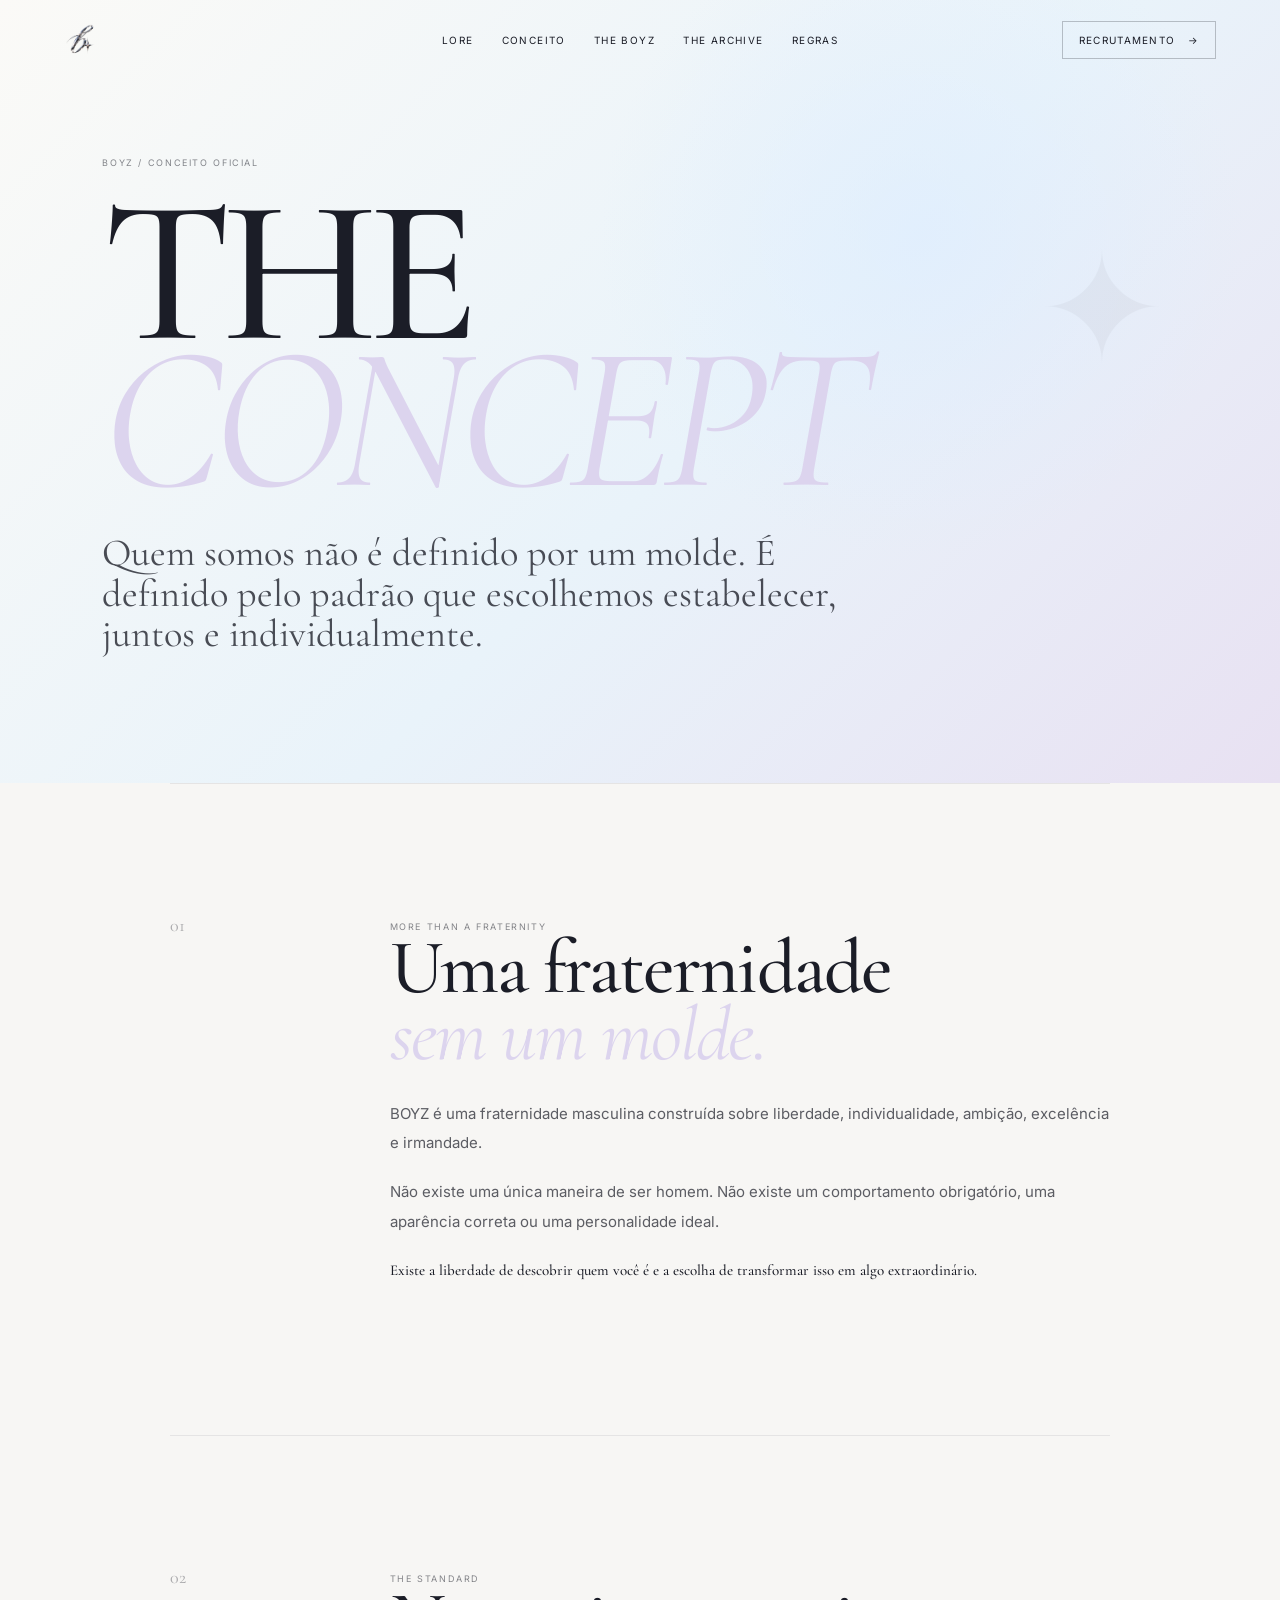
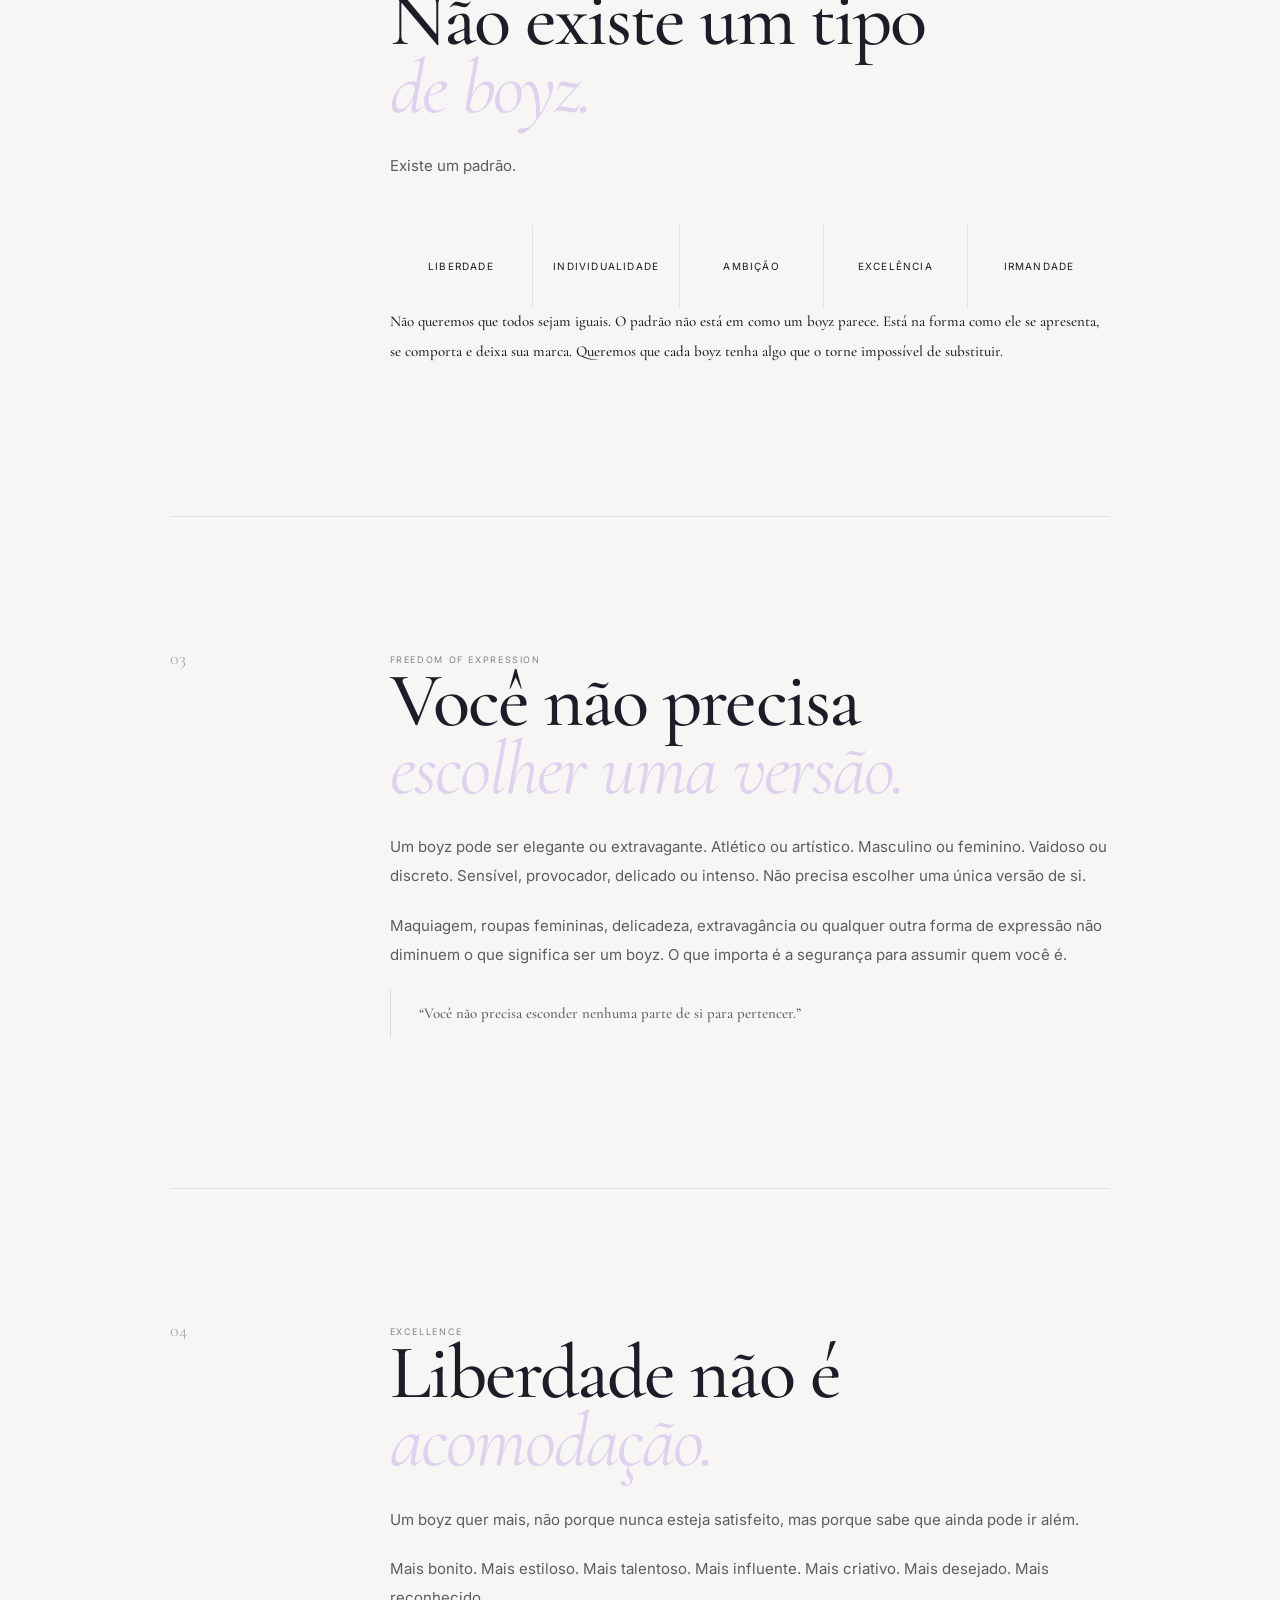
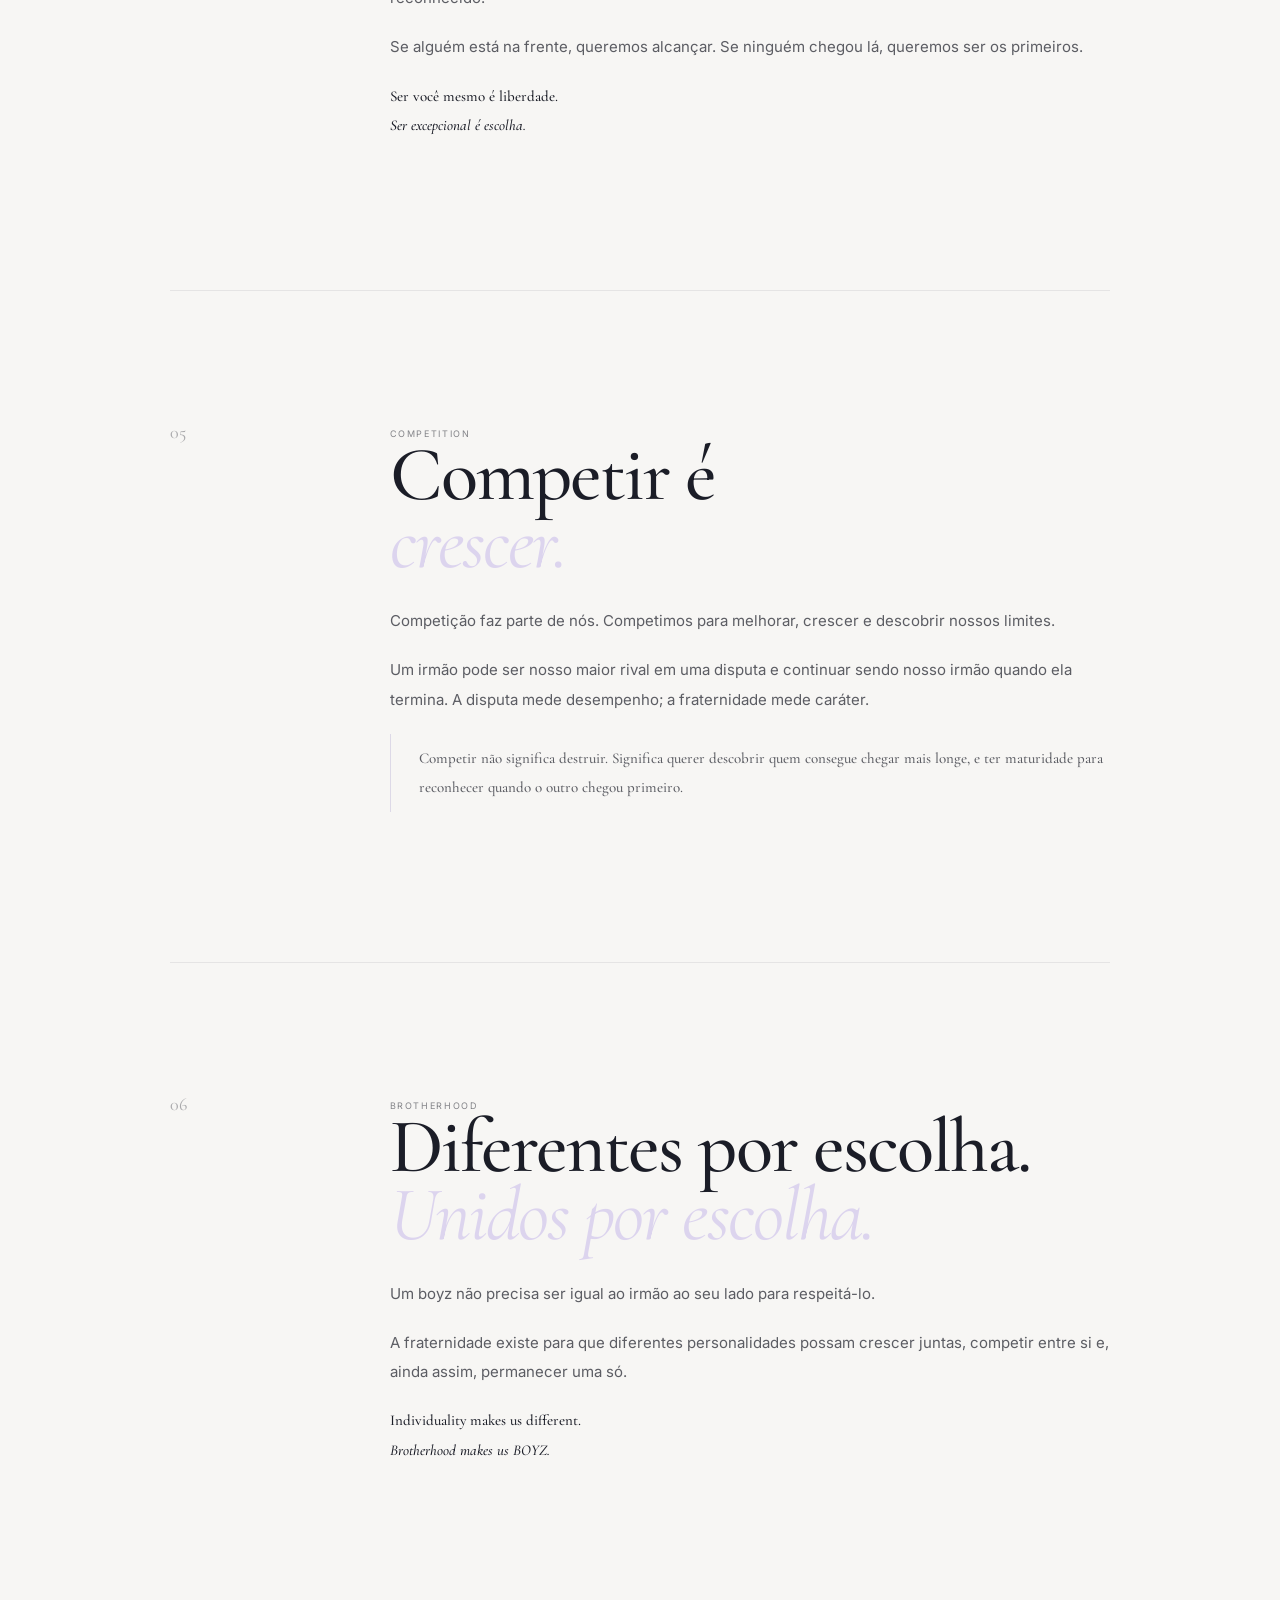
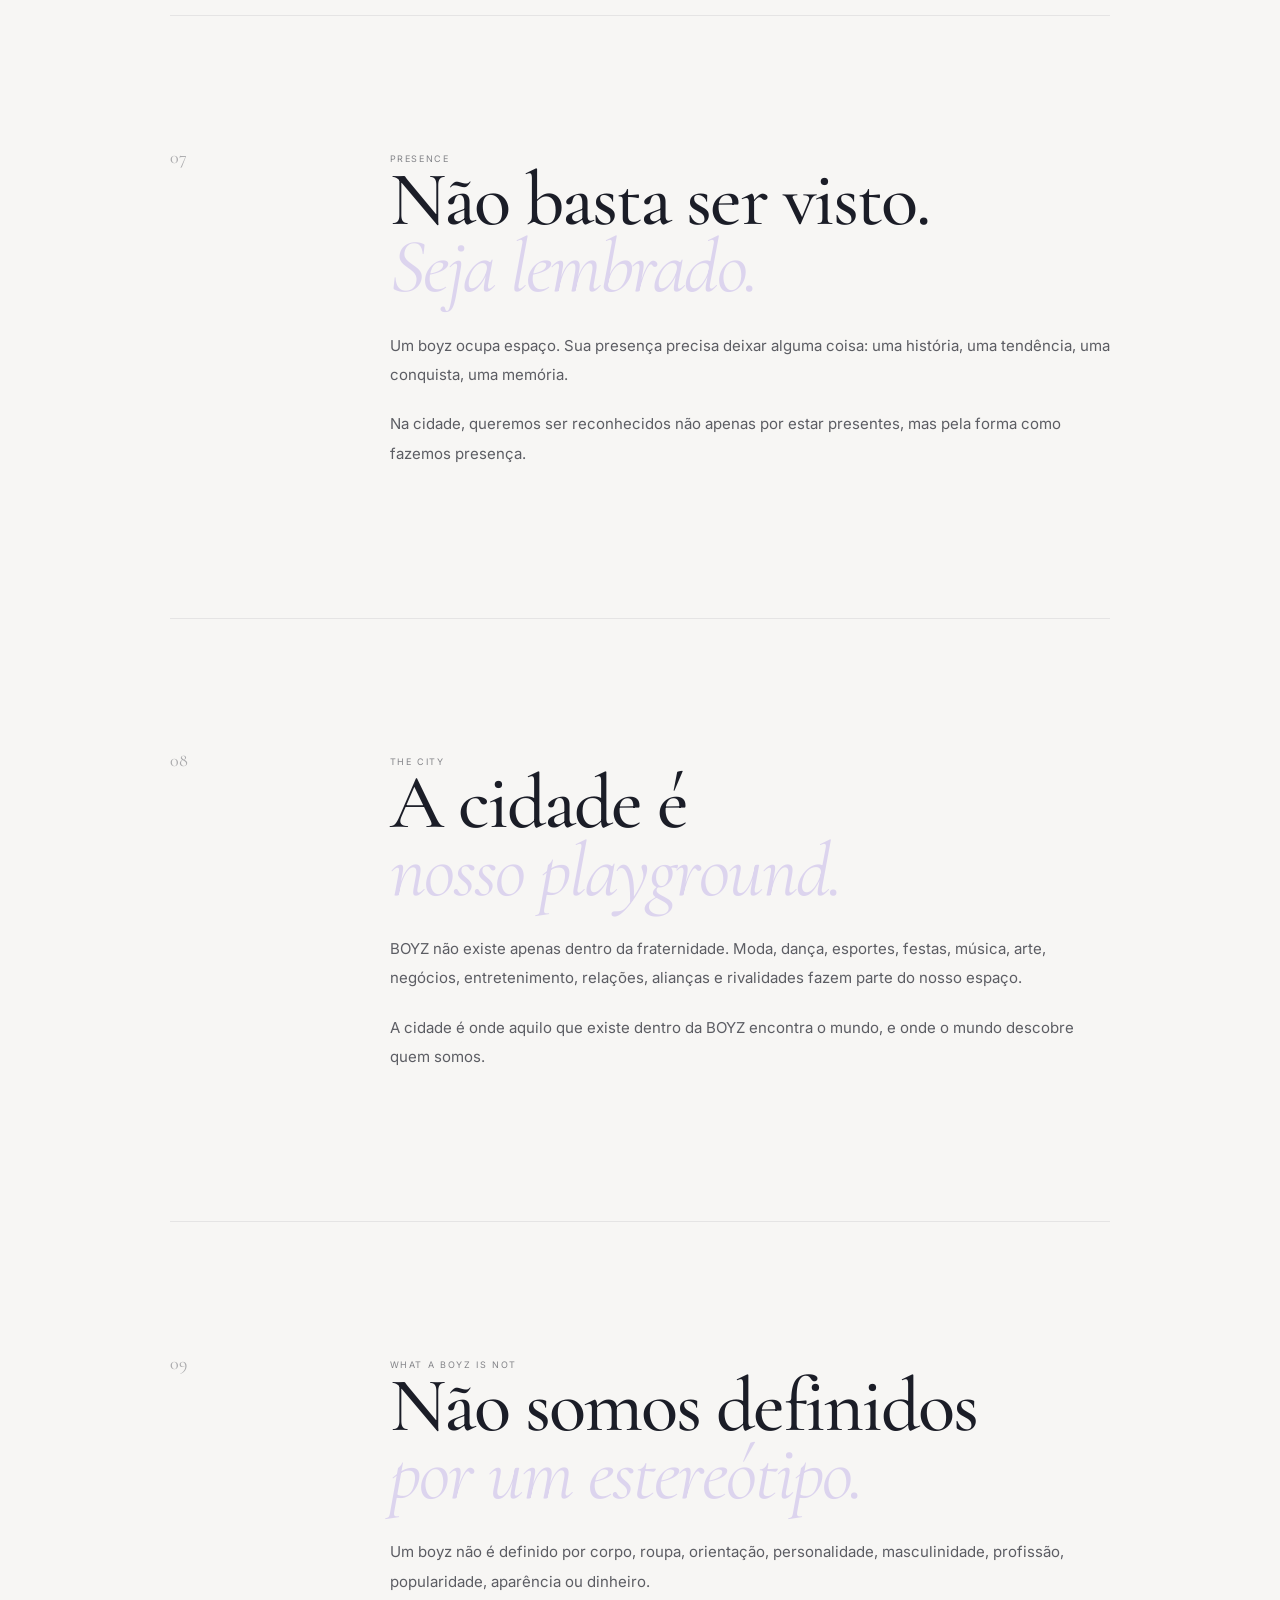
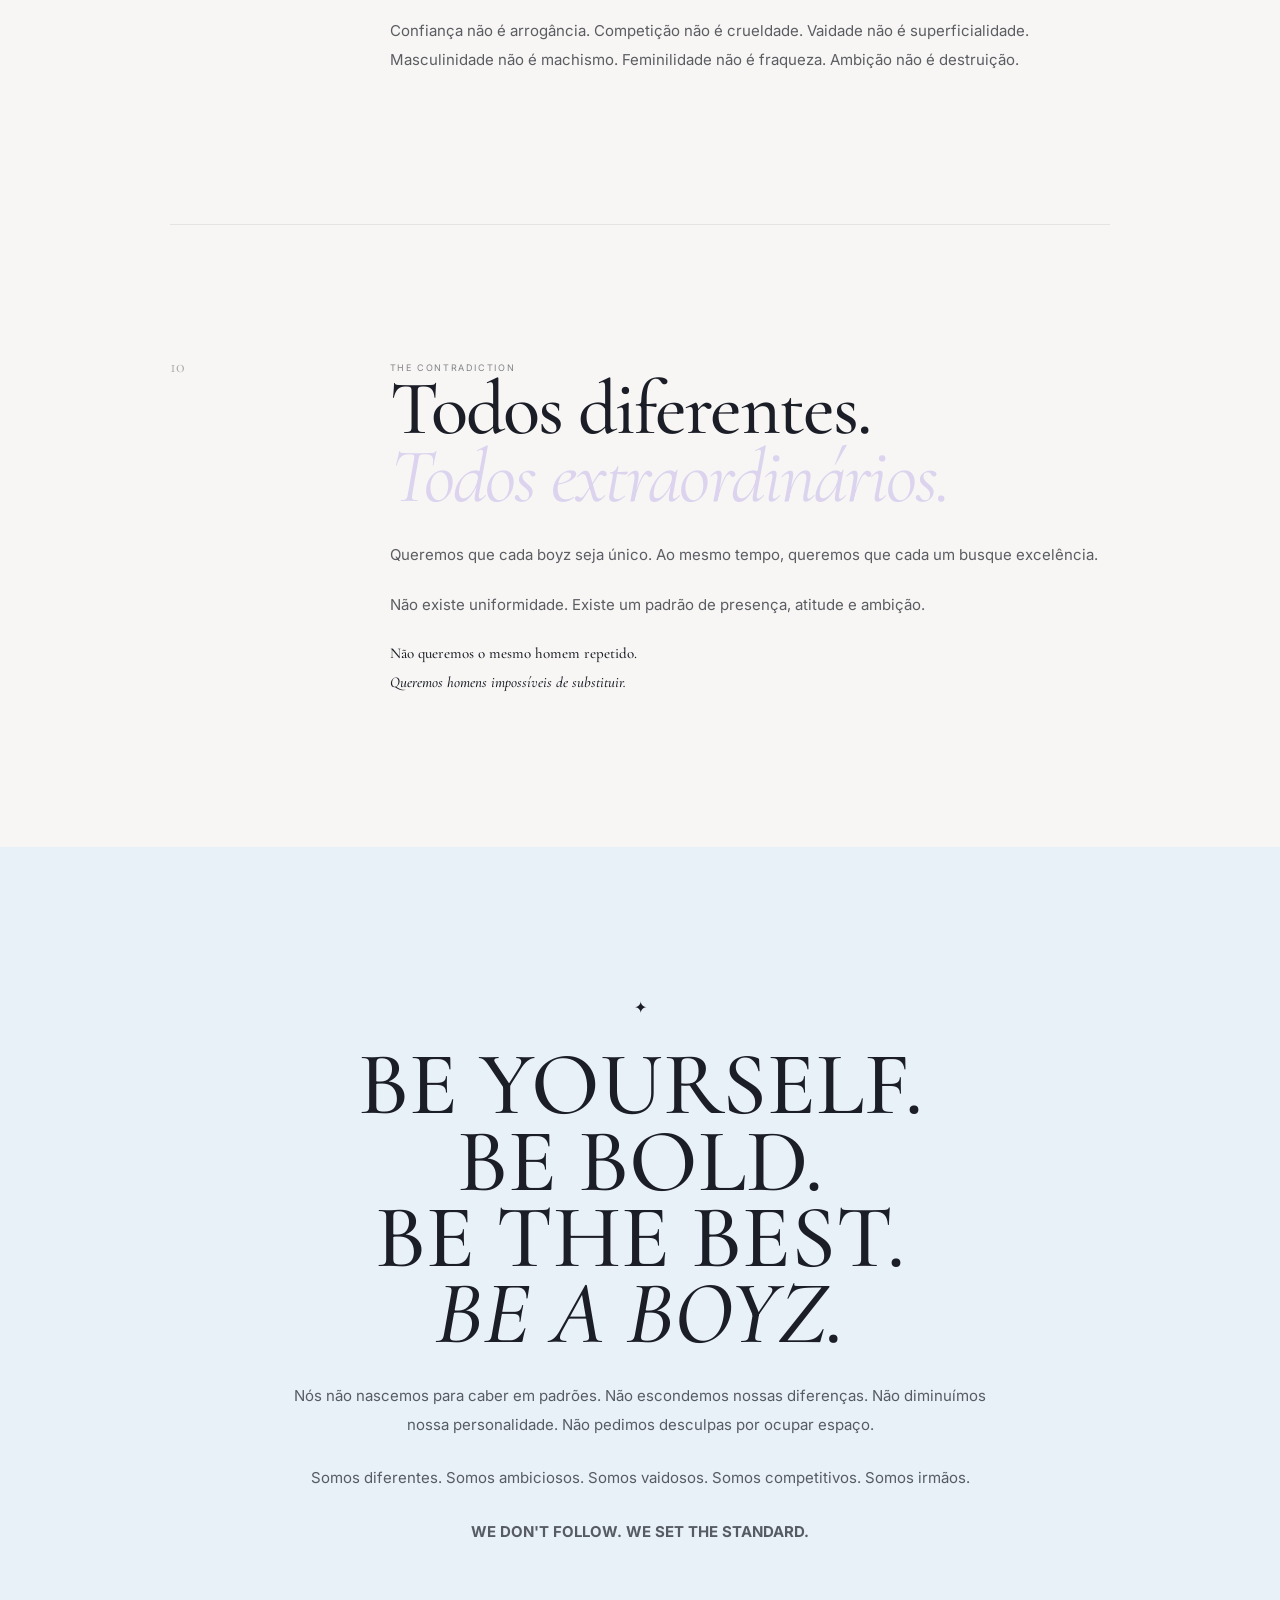
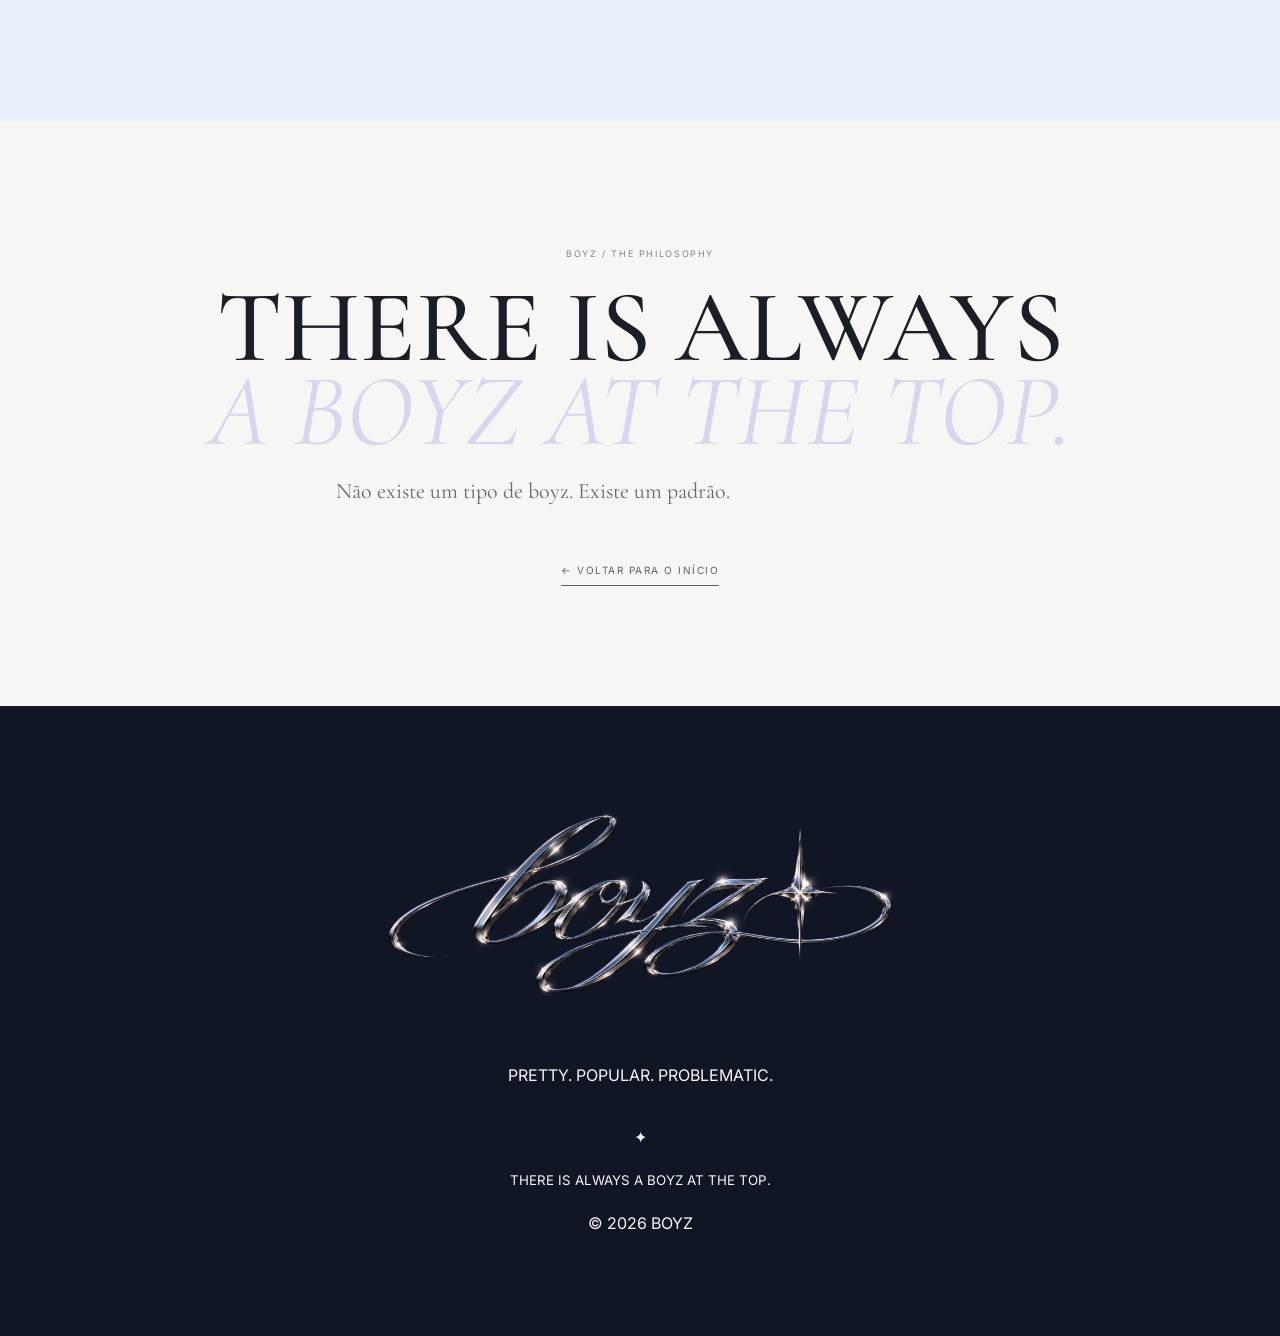
<file: concept.html>
<!doctype html><html lang="pt-BR"><head><meta charset="utf-8"><meta name="viewport" content="width=device-width,initial-scale=1"><meta name="description" content="BOYZ ,  Conceito oficial. Liberdade, individualidade, ambição, excelência e irmandade."><meta name="theme-color" content="#111625"><title>BOYZ</title><link rel="preconnect" href="https://fonts.googleapis.com"><link rel="preconnect" href="https://fonts.gstatic.com" crossorigin><link href="https://fonts.googleapis.com/css2?family=Cormorant+Garamond:wght@400;500;600&family=Inter:wght@400;500;600&display=swap" rel="stylesheet"><link rel="stylesheet" href="css/style.css"><link rel="icon" type="image/png" href="assets/boyz-favicon.png"><style>
.page{min-height:100vh;background:var(--pearl);color:var(--ink)}.page.dark{background:var(--night);color:var(--pearl)}
.page-hero{min-height:76svh;display:flex;align-items:flex-end;padding:150px clamp(24px,8vw,130px) 90px;position:relative;overflow:hidden}.page-hero.light{background:radial-gradient(circle at 72% 30%,#dcecff99,transparent 30%),linear-gradient(135deg,#fbfaf7,#e9f3fa 55%,#e8e1f2)}.page-hero.dark{background:radial-gradient(circle at 72% 30%,#b8a9e122,transparent 30%),linear-gradient(135deg,#111625,#1a2032 60%,#25223a)}.page-hero:after{content:'✦';position:absolute;right:9vw;top:24vh;font-size:150px;opacity:.035}.eyebrow,.micro{font-size:9px;letter-spacing:.18em;opacity:.52}.page-hero h1{font:500 clamp(90px,16vw,230px)/.72 var(--display);letter-spacing:-.05em;margin:30px 0}.page-hero h1 em{font-weight:400;color:var(--lilac)}.page-hero p{font:400 clamp(26px,3vw,44px)/1.05 var(--display);max-width:760px;opacity:.78}.content{max-width:1120px;margin:auto;padding:0 clamp(24px,7vw,100px)}.chapter-full{padding:130px 0;border-top:1px solid currentColor; border-color:#11162514;display:grid;grid-template-columns:150px 1fr;gap:70px}.dark .chapter-full{border-color:#ffffff12}.chapter-full .num{font:400 18px var(--display);opacity:.35}.chapter-full h2{font:500 clamp(48px,6vw,84px)/.88 var(--display);margin:0 0 30px;letter-spacing:-.025em}.chapter-full h2 em{font-weight:400;color:var(--lilac)}.chapter-full p{font-size:15px;line-height:1.95;max-width:760px;margin:0 0 20px;opacity:.7}.dark .chapter-full p{color:#f7f6f4aa}.statement{font:500 clamp(30px,3.5vw,54px)/1.02 var(--display);margin:45px 0;opacity:1!important}.quote{border-left:1px solid #9d91c966;padding:10px 0 10px 28px;font:500 clamp(31px,4vw,57px)/.98 var(--display);margin:45px 0}.pillar-row{display:grid;grid-template-columns:repeat(5,1fr);gap:1px;background:#11162518;margin-top:45px}.pillar-row span{background:var(--pearl);padding:35px 20px;font-size:10px;letter-spacing:.12em;text-align:center}.manifesto{padding:150px clamp(24px,7vw,100px);text-align:center;background:#e8f1f7}.manifesto h2{font:500 clamp(50px,7vw,105px)/.85 var(--display);margin:30px auto;max-width:1100px}.manifesto p{max-width:720px;margin:25px auto;font-size:15px;line-height:1.9;opacity:.7}.closing{min-height:65svh;display:grid;place-items:center;text-align:center;padding:100px 24px}.closing h2{font:500 clamp(52px,8vw,120px)/.82 var(--display);margin:25px 0}.closing h2 em{color:var(--lilac);font-weight:400}.closing p{font:22px var(--display);opacity:.65;max-width:650px}.page footer{background:var(--night);color:var(--pearl);border-top:1px solid #ffffff0d}
.rules-intro{background:var(--night);color:var(--pearl)}.rules-list .chapter-full h2{font-size:clamp(38px,5vw,68px)}.rule-note{font:400 22px/1.5 var(--display);opacity:.7;max-width:720px}.consequence{padding:120px 0}.consequence-box{border:1px solid #ffffff18;padding:60px clamp(25px,5vw,70px);background:#ffffff04}.consequence-box h2{font:500 clamp(42px,6vw,76px) var(--display);margin:0 0 20px}.consequence-box ul{list-style:none;padding:0;margin:35px 0;display:grid;gap:14px}.consequence-box li{font-size:13px;opacity:.72;padding-left:20px;position:relative}.consequence-box li:before{content:'✦';position:absolute;left:0;color:var(--lilac)}
.application-page{background:var(--night);color:var(--pearl);min-height:100vh}.application-wrap{max-width:980px;margin:auto;padding:160px clamp(24px,7vw,90px) 100px}.application-wrap h1{font:500 clamp(65px,10vw,130px)/.82 var(--display);margin:25px 0}.application-wrap h1 em{color:var(--lilac);font-weight:400}.application-wrap .lead{font:400 28px/1.1 var(--display);max-width:700px;color:#f7f6f4aa}.app-form{margin-top:80px}.progress{display:flex;align-items:center;gap:20px;margin-bottom:55px;font-size:9px;letter-spacing:.15em;opacity:.5}.progress>div{height:1px;background:#ffffff18;flex:1}.progress i{display:block;height:100%;background:#e7e2f3;width:10%;transition:width .35s ease}.question small{font-size:9px;letter-spacing:.14em;opacity:.45}.question h2{font:500 clamp(38px,5vw,70px)/.94 var(--display);margin:18px 0 35px;max-width:850px}.question textarea,.question input,.data-grid input{width:100%;background:transparent;border:0;border-bottom:1px solid #ffffff25;color:var(--pearl);font:400 22px/1.4 var(--display);padding:18px 0;outline:none}.question textarea{min-height:170px;resize:vertical}.question textarea:focus,.question input:focus,.data-grid input:focus{border-color:#e7e2f3}.form-actions{display:flex;justify-content:space-between;margin-top:50px}.form-actions button{background:none;border:0;color:var(--pearl);font:500 10px var(--ui);letter-spacing:.15em;cursor:pointer;padding:12px 0}.form-actions button:last-child{border-bottom:1px solid #ffffff55}.form-actions button:disabled{opacity:.2;cursor:not-allowed}.data-step{display:none}.data-step.active{display:block}.data-step h2{font:500 clamp(40px,6vw,76px) var(--display);margin:0 0 35px}.data-grid{display:grid;grid-template-columns:1fr 1fr;gap:38px}.field label{display:block;font-size:8px;letter-spacing:.15em;opacity:.45;margin-bottom:8px}.field.full{grid-column:1/-1}.data-actions{display:flex;justify-content:flex-end;margin-top:45px}.submit-btn{background:var(--pearl);color:var(--night);border:0;padding:17px 24px;font:500 10px var(--ui);letter-spacing:.14em;cursor:pointer}.success-final{text-align:center;padding:100px 0}.success-final span{font-size:25px;opacity:.6}.success-final h2{font:500 clamp(55px,8vw,100px)/.85 var(--display);margin:25px 0}.success-final p{font:22px var(--display);opacity:.6}.closed-note{border:1px solid #ffffff18;padding:24px;margin-top:50px;font-size:11px;letter-spacing:.1em;opacity:.55}
@media(max-width:700px){.page-hero{min-height:70svh;padding:130px 24px 70px}.page-hero h1{font-size:90px}.chapter-full{grid-template-columns:1fr;gap:22px;padding:90px 0}.pillar-row{grid-template-columns:1fr}.pillar-row span{padding:22px}.manifesto{padding:100px 24px}.data-grid{grid-template-columns:1fr}.field.full{grid-column:auto}.application-wrap{padding-top:130px}.application-wrap .lead{font-size:25px}.question h2{font-size:43px}.form-actions{margin-top:35px}}
</style></head><body class="page"><a class="skip" href="#main">Pular para o conteúdo</a><header class="navbar" id="navbar"><a class="brand" href="index.html#home" aria-label="BOYZ ,  início"><img src="assets/icon-primary.png" alt="B"></a><nav aria-label="Navegação principal"><a href="lore.html">LORE</a><a href="concept.html">CONCEITO</a><a href="index.html#boyz">THE BOYZ</a><a href="index.html#archive">THE ARCHIVE</a><a href="rules.html">REGRAS</a></nav><a class="recruit" href="application.html">RECRUTAMENTO <span>→</span></a><button class="menu" aria-label="Abrir menu" aria-expanded="false"><i></i><i></i></button></header><div class="mobile-menu" aria-hidden="true"><button class="close-menu" aria-label="Fechar menu">×</button><div><a href="index.html#home">HOME</a><a href="lore.html">LORE</a><a href="concept.html">CONCEITO</a><a href="index.html#boyz">THE BOYZ</a><a href="index.html#archive">THE ARCHIVE</a><a href="rules.html">REGRAS</a><a class="mobile-recruit" href="application.html">FAZER INSCRIÇÃO →</a></div></div><main id="main"><section class="page-hero light"><div><span class="eyebrow">BOYZ / CONCEITO OFICIAL</span><h1>THE<br><em>CONCEPT</em></h1><p>Quem somos não é definido por um molde. É definido pelo padrão que escolhemos estabelecer, juntos e individualmente.</p></div></section><div class="content">
<section class="chapter-full"><div class="num">01</div><div><span class="eyebrow">MORE THAN A FRATERNITY</span><h2>Uma fraternidade<br><em>sem um molde.</em></h2><p>BOYZ é uma fraternidade masculina construída sobre liberdade, individualidade, ambição, excelência e irmandade.</p><p>Não existe uma única maneira de ser homem. Não existe um comportamento obrigatório, uma aparência correta ou uma personalidade ideal.</p><p class="statement">Existe a liberdade de descobrir quem você é e a escolha de transformar isso em algo extraordinário.</p></div></section>
<section class="chapter-full"><div class="num">02</div><div><span class="eyebrow">THE STANDARD</span><h2>Não existe um tipo<br><em>de boyz.</em></h2><p>Existe um padrão.</p><div class="pillar-row"><span>LIBERDADE</span><span>INDIVIDUALIDADE</span><span>AMBIÇÃO</span><span>EXCELÊNCIA</span><span>IRMANDADE</span></div><p class="statement">Não queremos que todos sejam iguais. O padrão não está em como um boyz parece. Está na forma como ele se apresenta, se comporta e deixa sua marca. Queremos que cada boyz tenha algo que o torne impossível de substituir.</p></div></section>
<section class="chapter-full"><div class="num">03</div><div><span class="eyebrow">FREEDOM OF EXPRESSION</span><h2>Você não precisa<br><em>escolher uma versão.</em></h2><p>Um boyz pode ser elegante ou extravagante. Atlético ou artístico. Masculino ou feminino. Vaidoso ou discreto. Sensível, provocador, delicado ou intenso. Não precisa escolher uma única versão de si.</p><p>Maquiagem, roupas femininas, delicadeza, extravagância ou qualquer outra forma de expressão não diminuem o que significa ser um boyz. O que importa é a segurança para assumir quem você é.</p><p class="quote">“Você não precisa esconder nenhuma parte de si para pertencer.”</p></div></section>
<section class="chapter-full"><div class="num">04</div><div><span class="eyebrow">EXCELLENCE</span><h2>Liberdade não é<br><em>acomodação.</em></h2><p>Um boyz quer mais, não porque nunca esteja satisfeito, mas porque sabe que ainda pode ir além.</p><p>Mais bonito. Mais estiloso. Mais talentoso. Mais influente. Mais criativo. Mais desejado. Mais reconhecido.</p><p>Se alguém está na frente, queremos alcançar. Se ninguém chegou lá, queremos ser os primeiros.</p><p class="statement">Ser você mesmo é liberdade.<br><em>Ser excepcional é escolha.</em></p></div></section>
<section class="chapter-full"><div class="num">05</div><div><span class="eyebrow">COMPETITION</span><h2>Competir é<br><em>crescer.</em></h2><p>Competição faz parte de nós. Competimos para melhorar, crescer e descobrir nossos limites.</p><p>Um irmão pode ser nosso maior rival em uma disputa e continuar sendo nosso irmão quando ela termina. A disputa mede desempenho; a fraternidade mede caráter.</p><p class="quote">Competir não significa destruir. Significa querer descobrir quem consegue chegar mais longe, e ter maturidade para reconhecer quando o outro chegou primeiro.</p></div></section>
<section class="chapter-full"><div class="num">06</div><div><span class="eyebrow">BROTHERHOOD</span><h2>Diferentes por escolha.<br><em>Unidos por escolha.</em></h2><p>Um boyz não precisa ser igual ao irmão ao seu lado para respeitá-lo.</p><p>A fraternidade existe para que diferentes personalidades possam crescer juntas, competir entre si e, ainda assim, permanecer uma só.</p><p class="statement">Individuality makes us different.<br><em>Brotherhood makes us BOYZ.</em></p></div></section>
<section class="chapter-full"><div class="num">07</div><div><span class="eyebrow">PRESENCE</span><h2>Não basta ser visto.<br><em>Seja lembrado.</em></h2><p>Um boyz ocupa espaço. Sua presença precisa deixar alguma coisa: uma história, uma tendência, uma conquista, uma memória.</p><p>Na cidade, queremos ser reconhecidos não apenas por estar presentes, mas pela forma como fazemos presença.</p></div></section>
<section class="chapter-full"><div class="num">08</div><div><span class="eyebrow">THE CITY</span><h2>A cidade é<br><em>nosso playground.</em></h2><p>BOYZ não existe apenas dentro da fraternidade. Moda, dança, esportes, festas, música, arte, negócios, entretenimento, relações, alianças e rivalidades fazem parte do nosso espaço.</p><p>A cidade é onde aquilo que existe dentro da BOYZ encontra o mundo, e onde o mundo descobre quem somos.</p></div></section>
<section class="chapter-full"><div class="num">09</div><div><span class="eyebrow">WHAT A BOYZ IS NOT</span><h2>Não somos definidos<br><em>por um estereótipo.</em></h2><p>Um boyz não é definido por corpo, roupa, orientação, personalidade, masculinidade, profissão, popularidade, aparência ou dinheiro.</p><p>Confiança não é arrogância. Competição não é crueldade. Vaidade não é superficialidade. Masculinidade não é machismo. Feminilidade não é fraqueza. Ambição não é destruição.</p></div></section>
<section class="chapter-full"><div class="num">10</div><div><span class="eyebrow">THE CONTRADICTION</span><h2>Todos diferentes.<br><em>Todos extraordinários.</em></h2><p>Queremos que cada boyz seja único. Ao mesmo tempo, queremos que cada um busque excelência.</p><p>Não existe uniformidade. Existe um padrão de presença, atitude e ambição.</p><p class="statement">Não queremos o mesmo homem repetido.<br><em>Queremos homens impossíveis de substituir.</em></p></div></section></div>
<section class="manifesto"><span>✦</span><h2>BE YOURSELF.<br>BE BOLD.<br>BE THE BEST.<br><em>BE A BOYZ.</em></h2><p>Nós não nascemos para caber em padrões. Não escondemos nossas diferenças. Não diminuímos nossa personalidade. Não pedimos desculpas por ocupar espaço.</p><p>Somos diferentes. Somos ambiciosos. Somos vaidosos. Somos competitivos. Somos irmãos.</p><p><strong>WE DON'T FOLLOW. WE SET THE STANDARD.</strong></p></section><section class="closing"><div><small class="eyebrow">BOYZ / THE PHILOSOPHY</small><h2>THERE IS ALWAYS<br><em>A BOYZ AT THE TOP.</em></h2><p>Não existe um tipo de boyz. Existe um padrão.</p><a class="lore-back" href="index.html#home">← VOLTAR PARA O INÍCIO</a></div></section></main><footer><img class="footer-logo" src="assets/logo-primary.png" alt="BOYZ"><p>PRETTY. POPULAR. PROBLEMATIC.</p><span>✦</span><small>THERE IS ALWAYS A BOYZ AT THE TOP.</small><label>© 2026 BOYZ</label></footer><script src="js/main.js"></script></body></html>
</file>
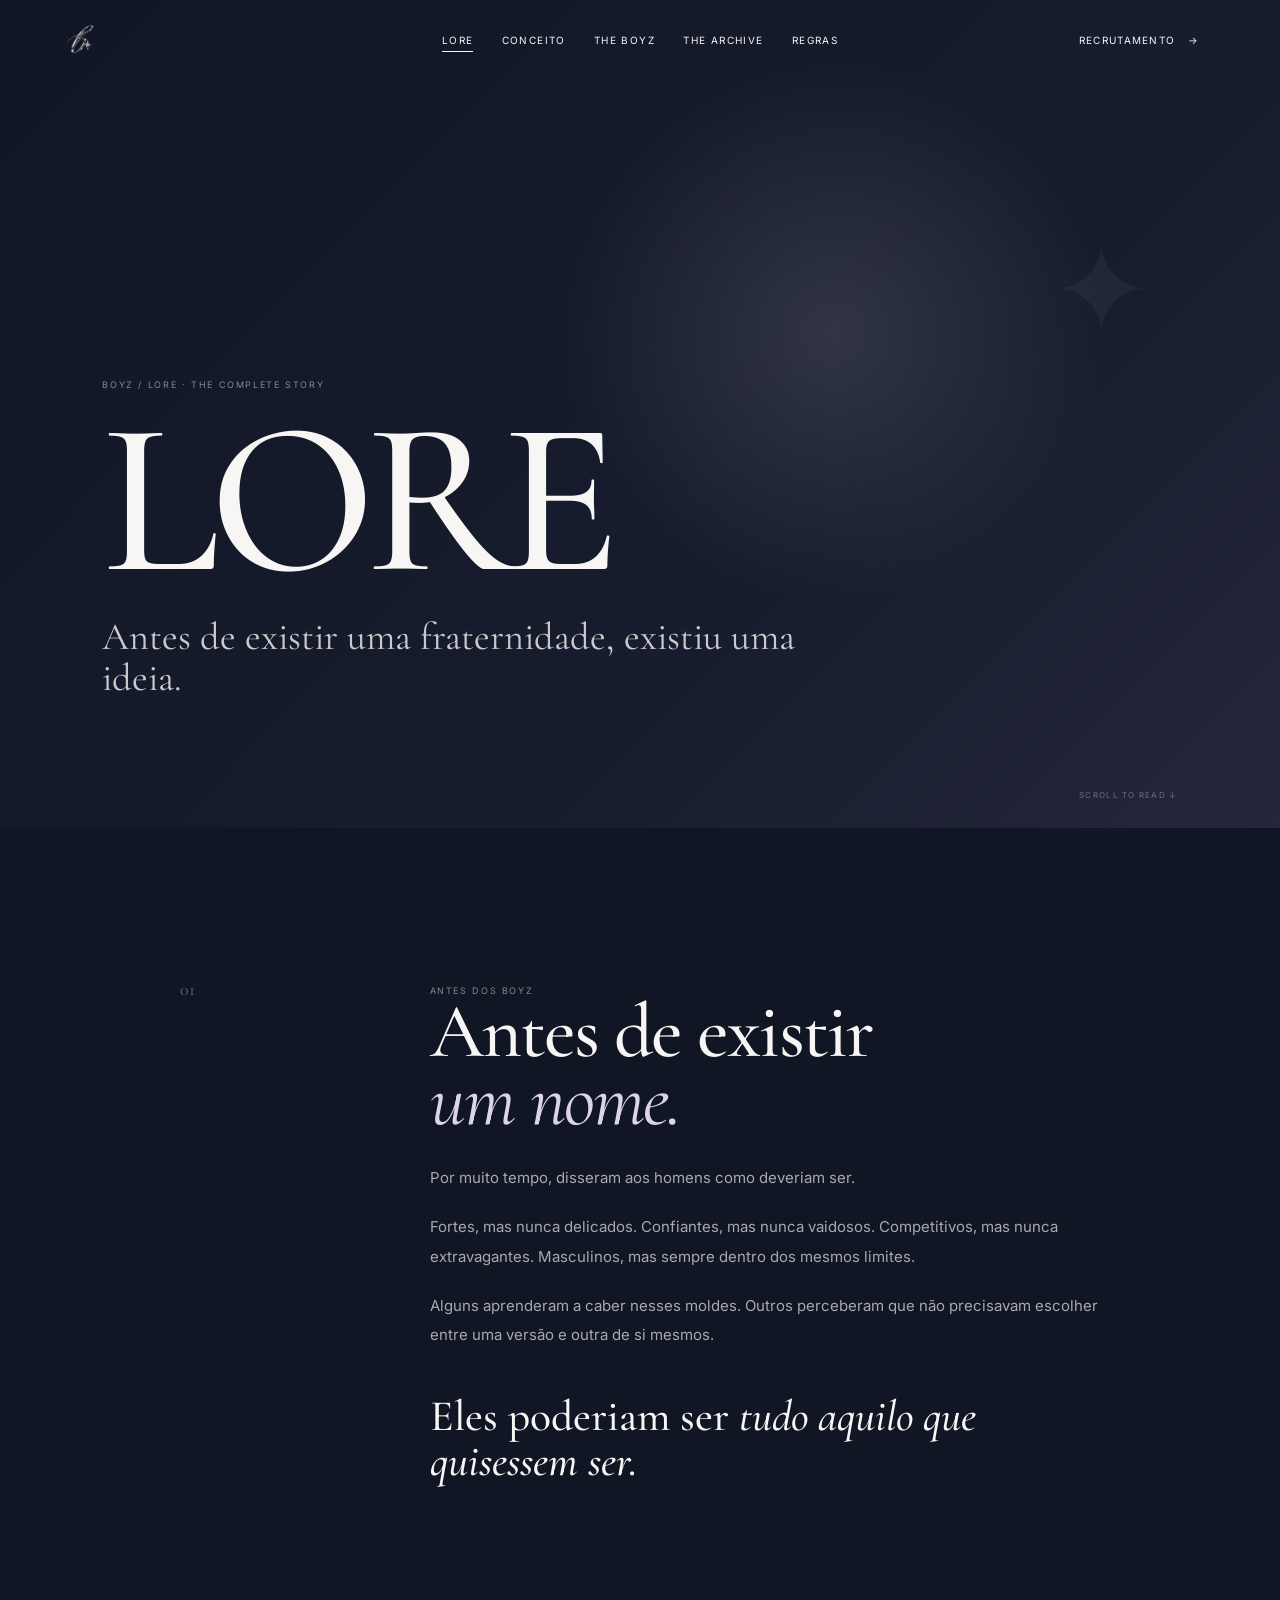
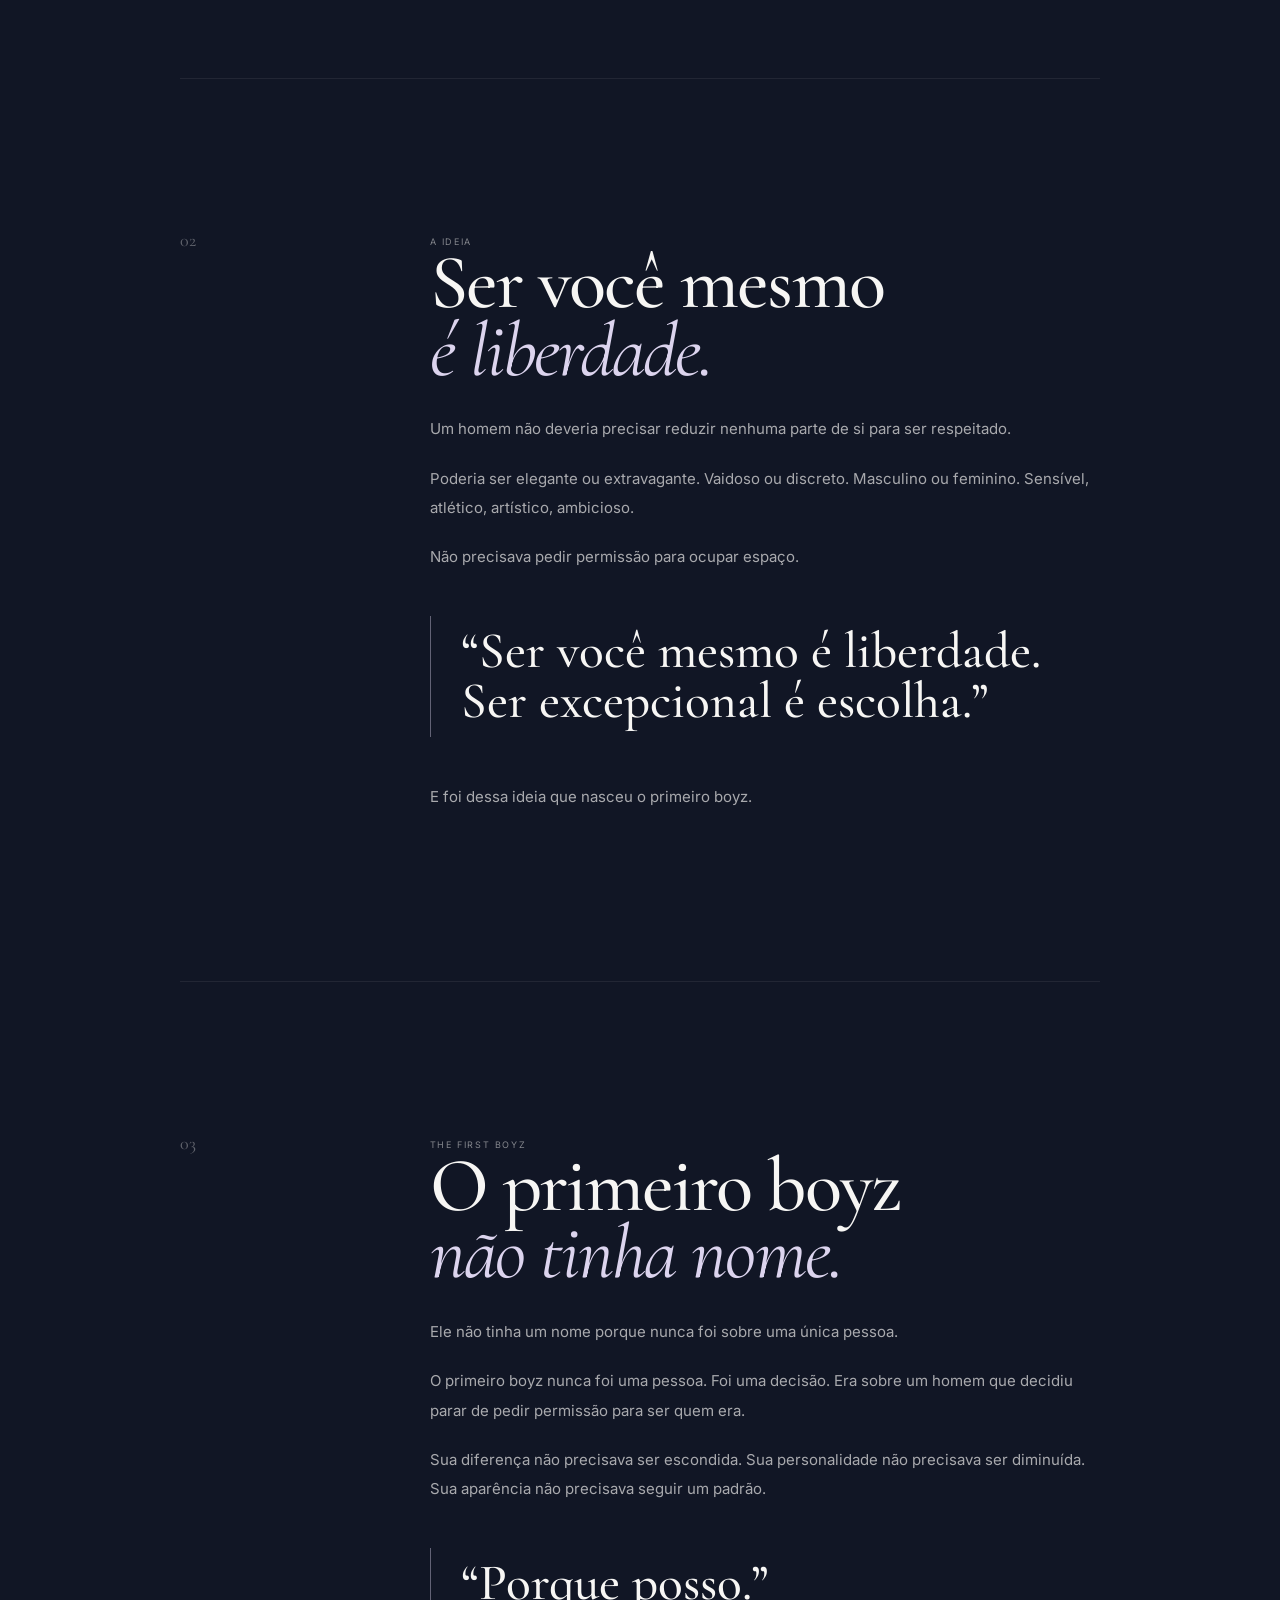
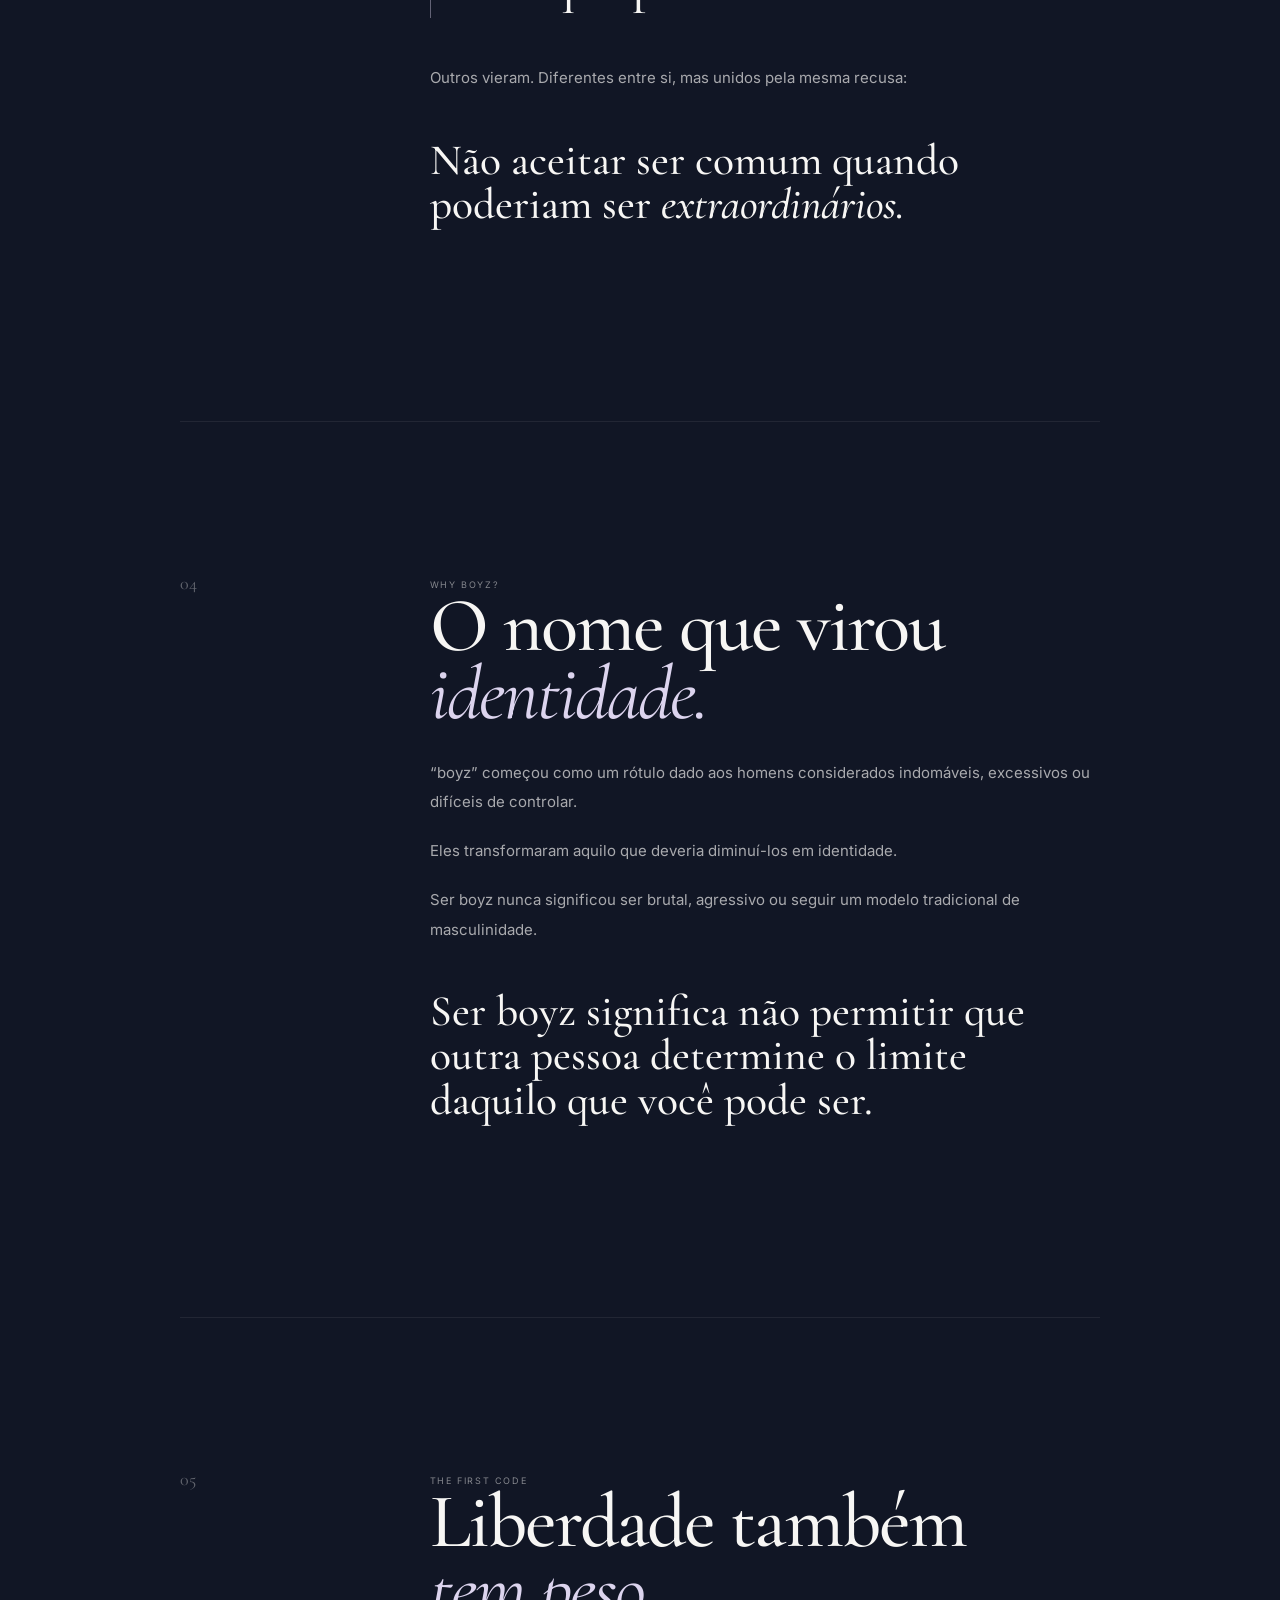
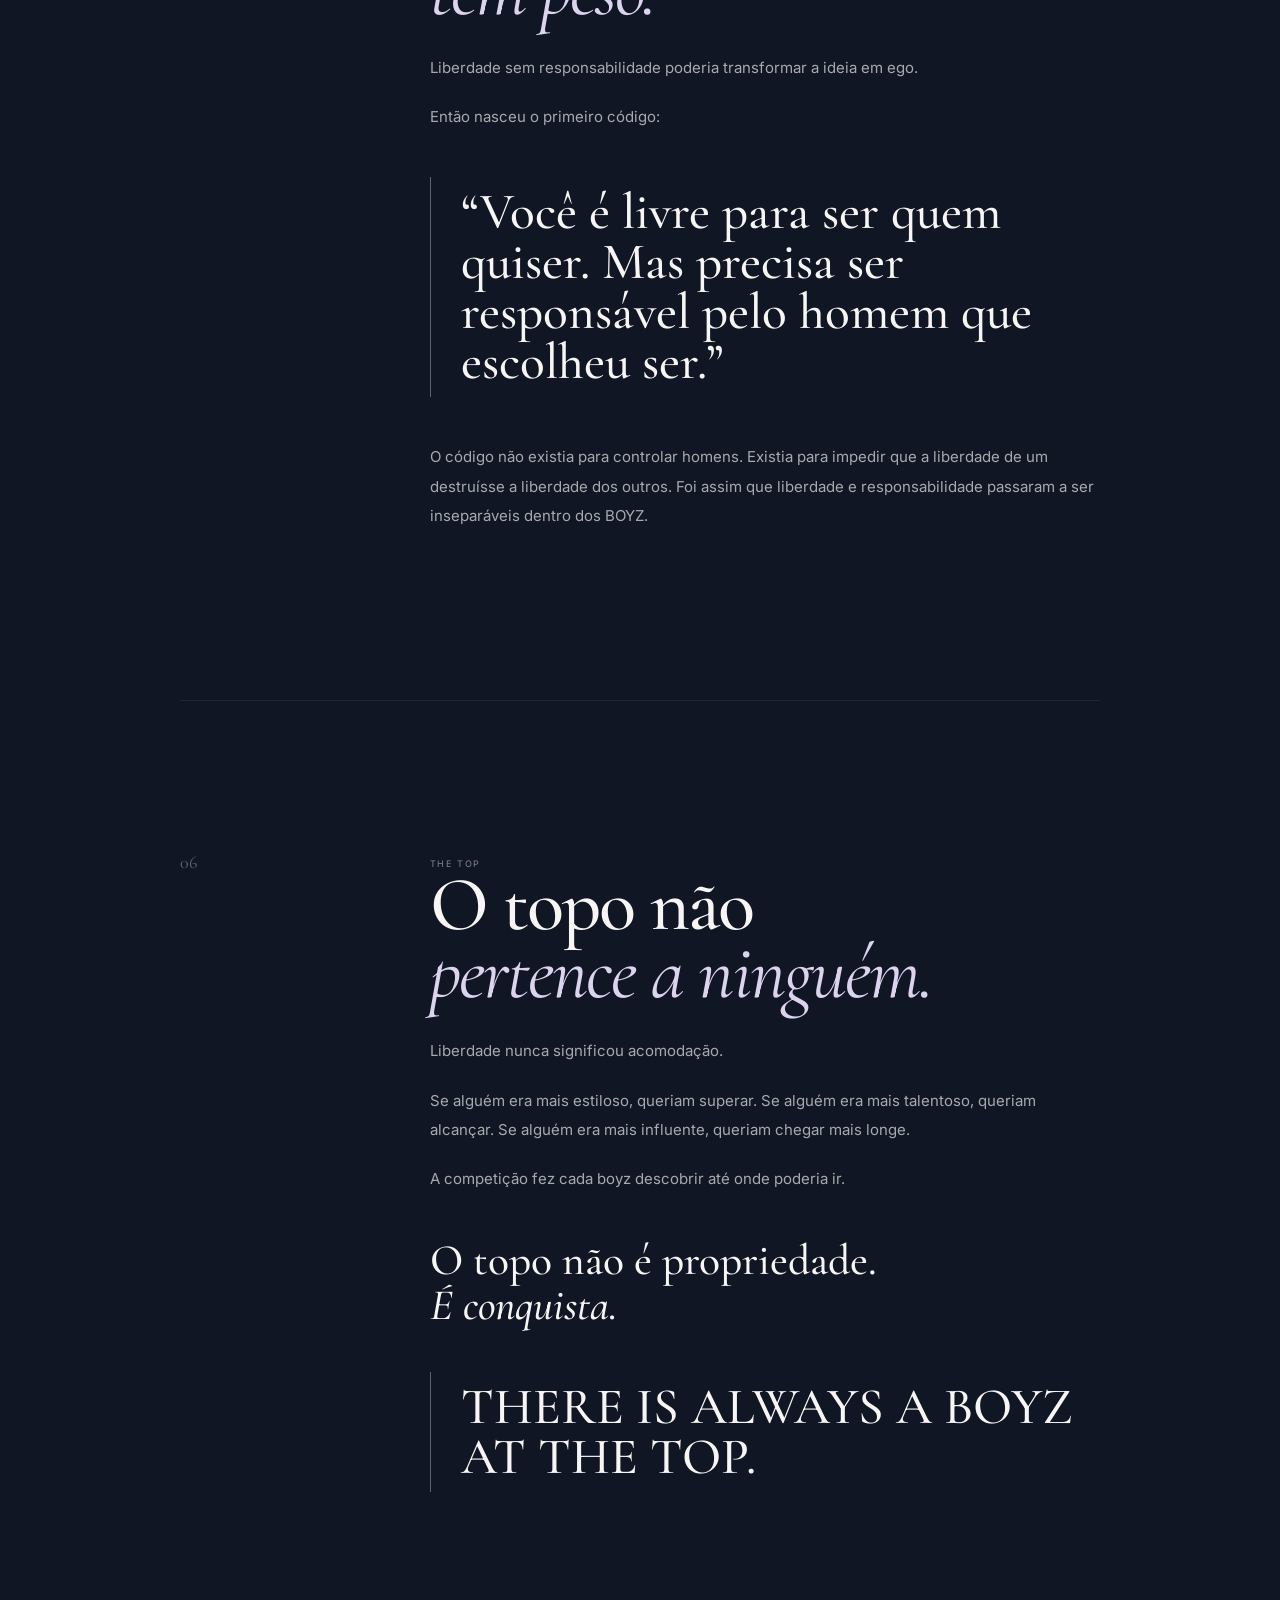
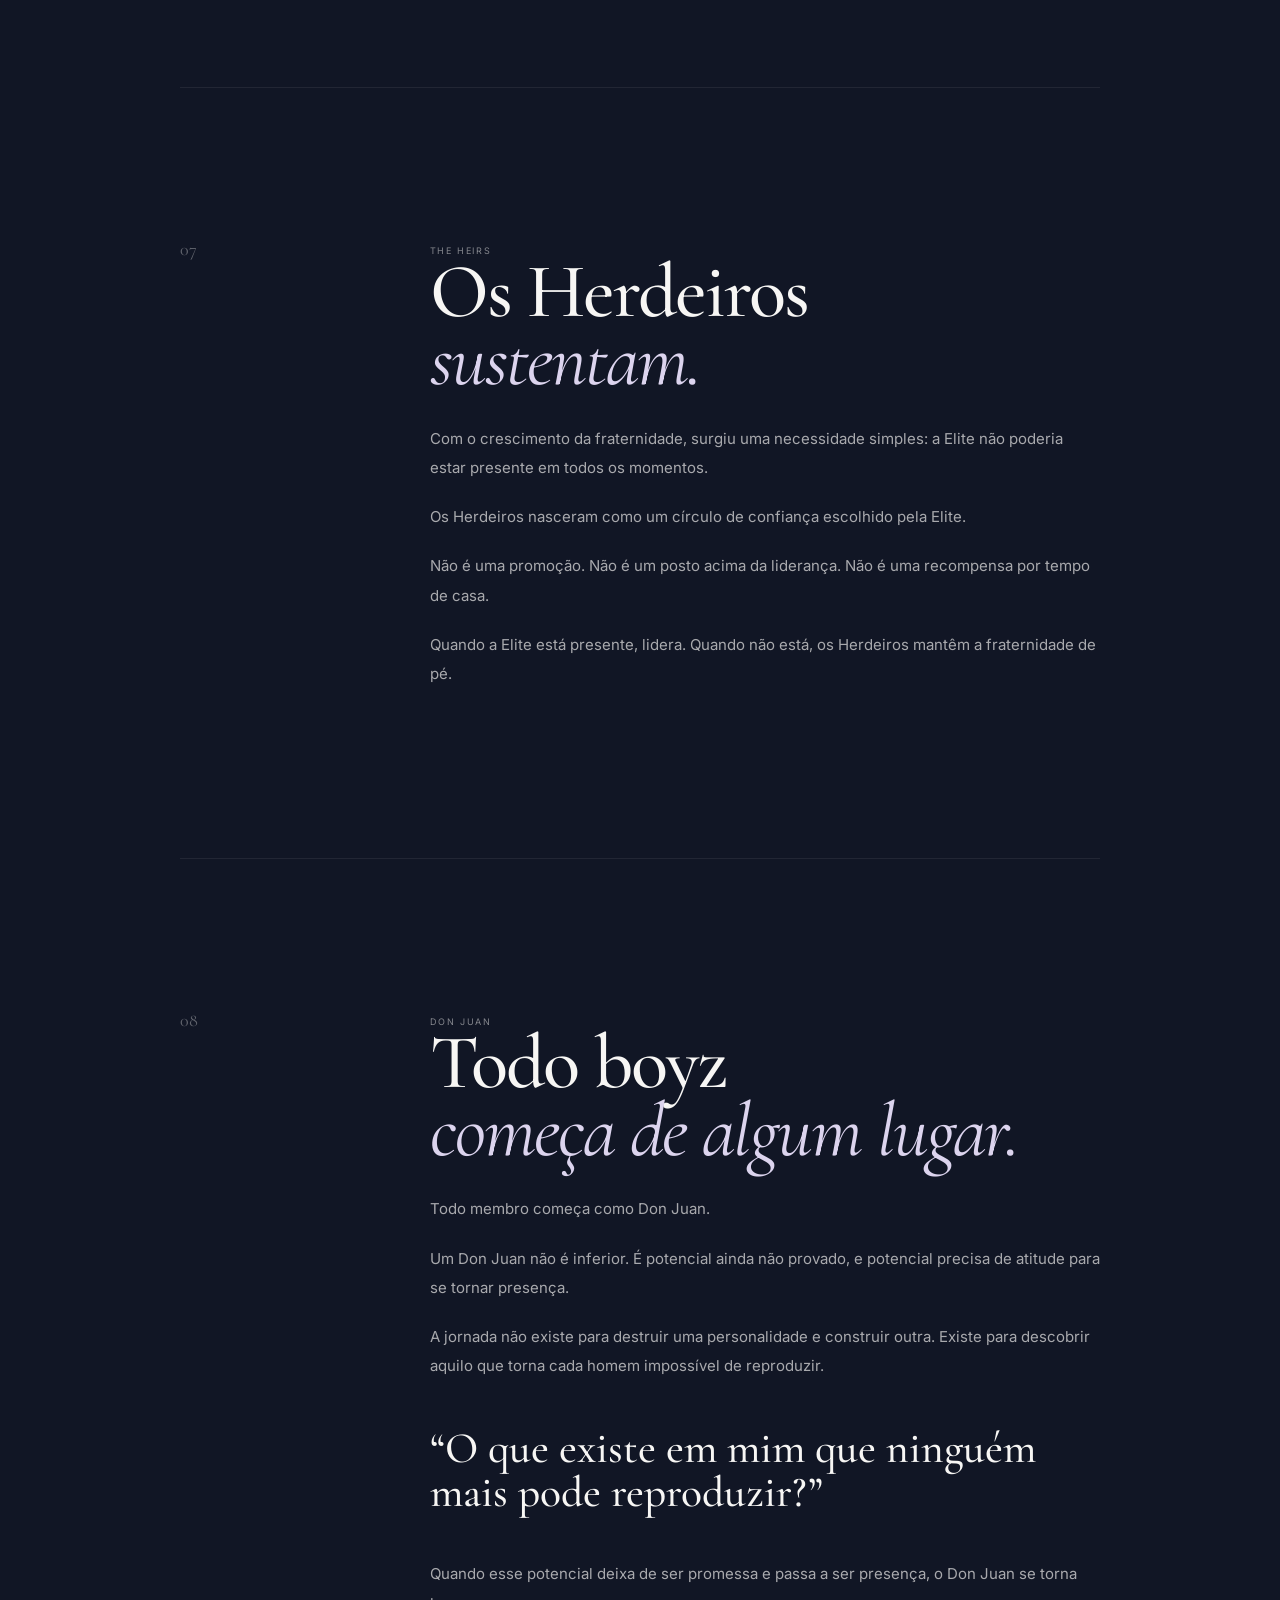
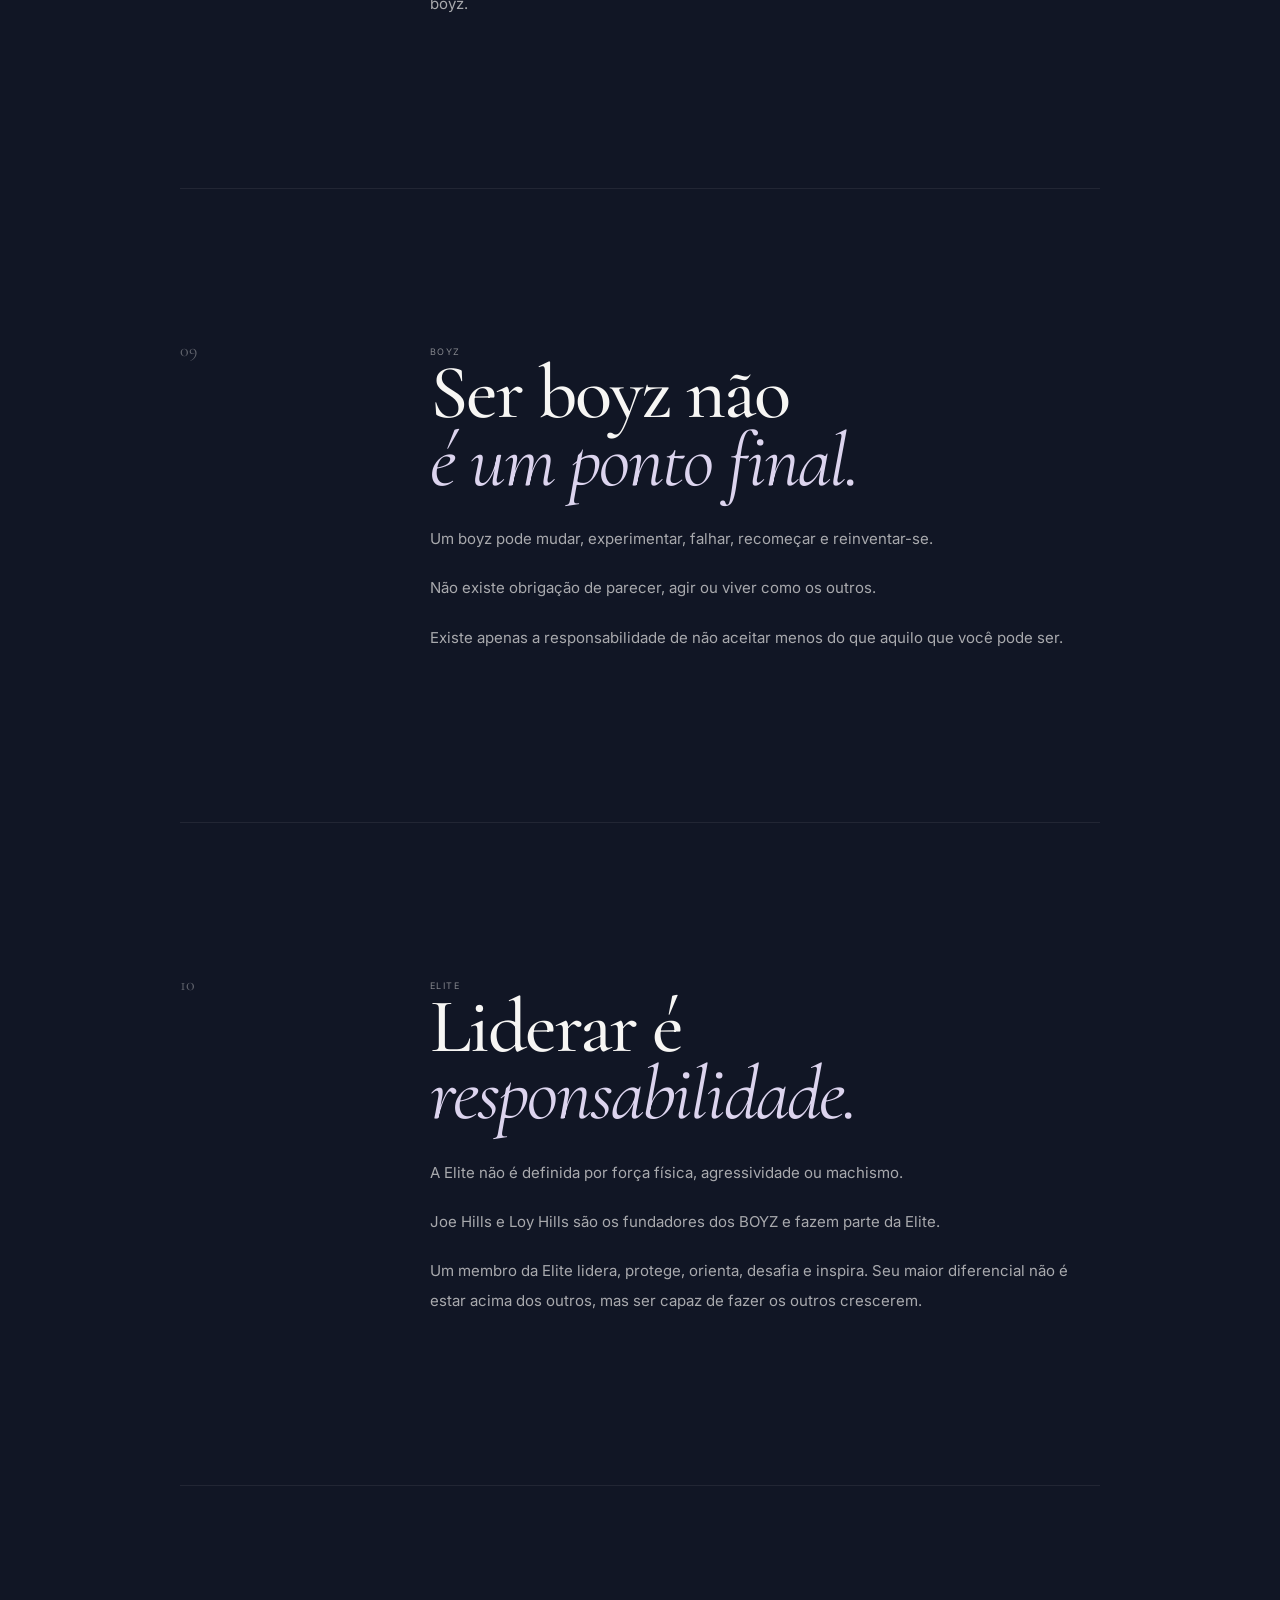
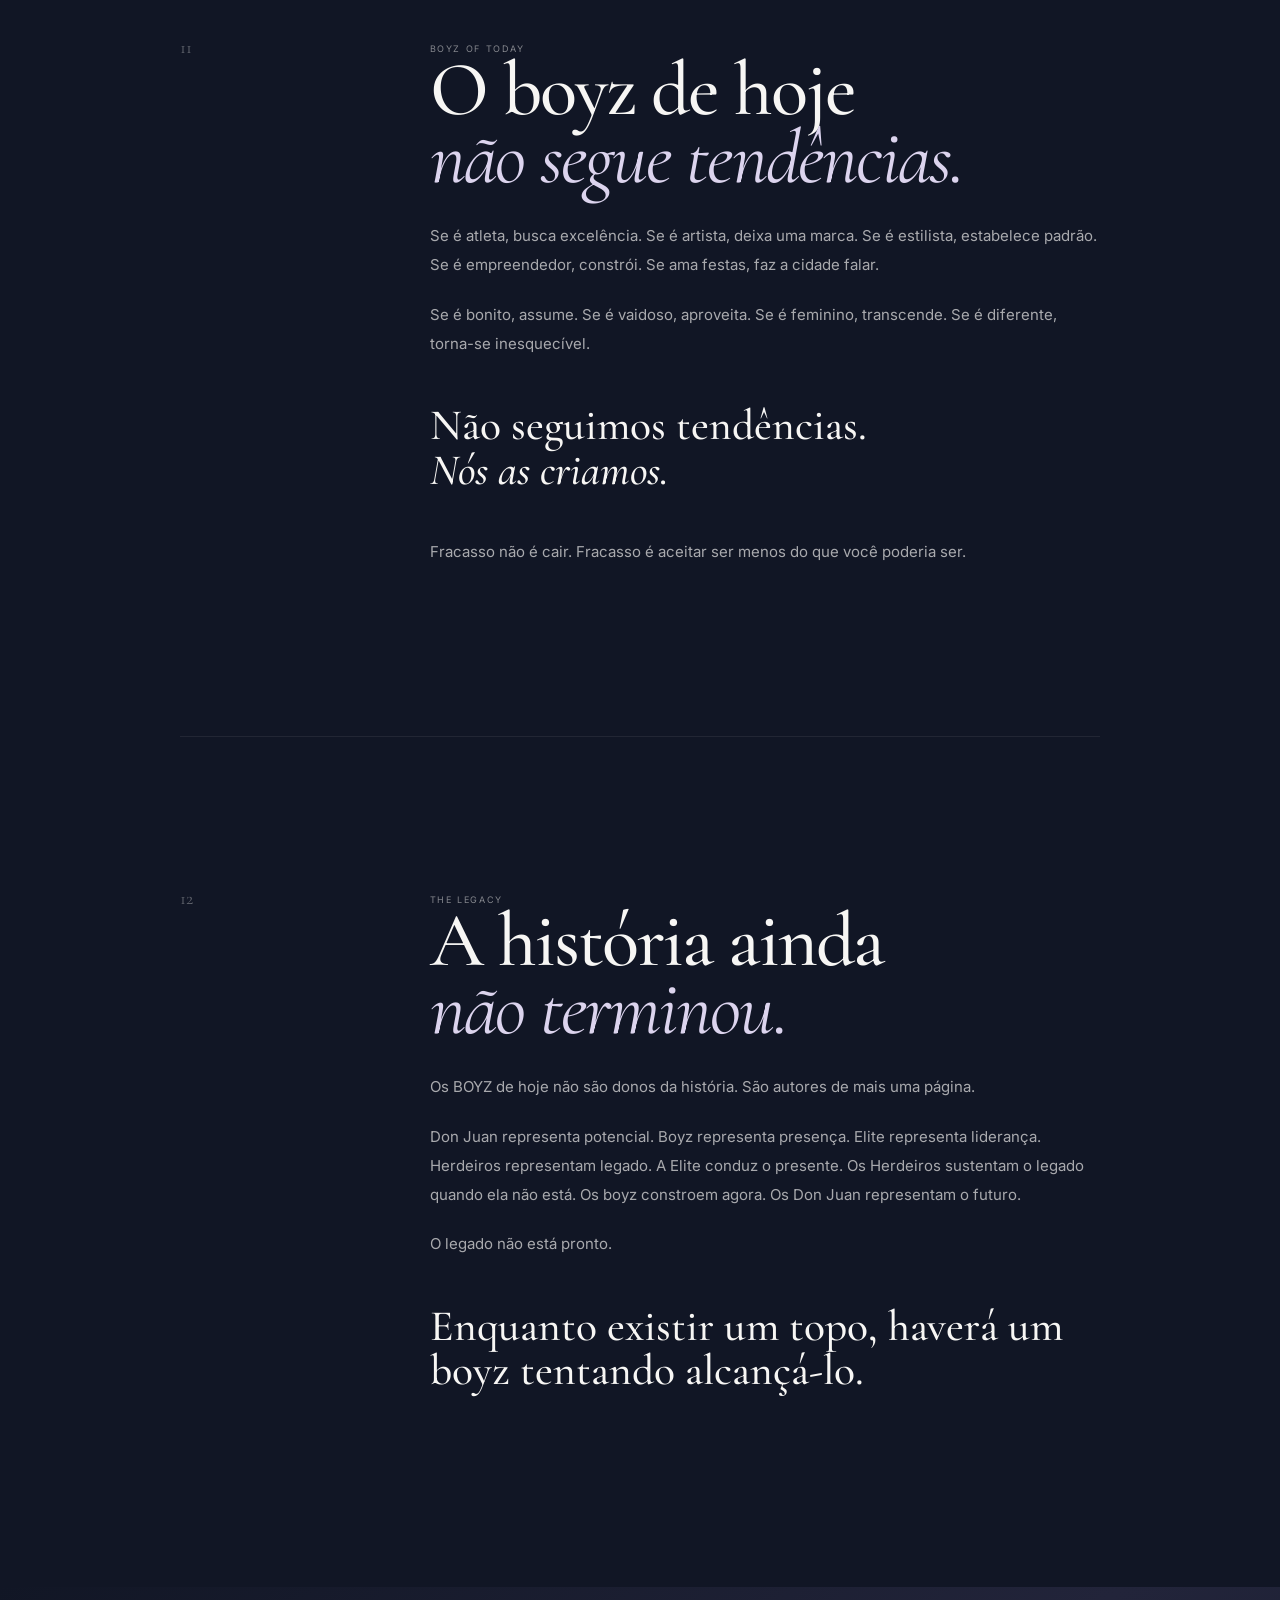
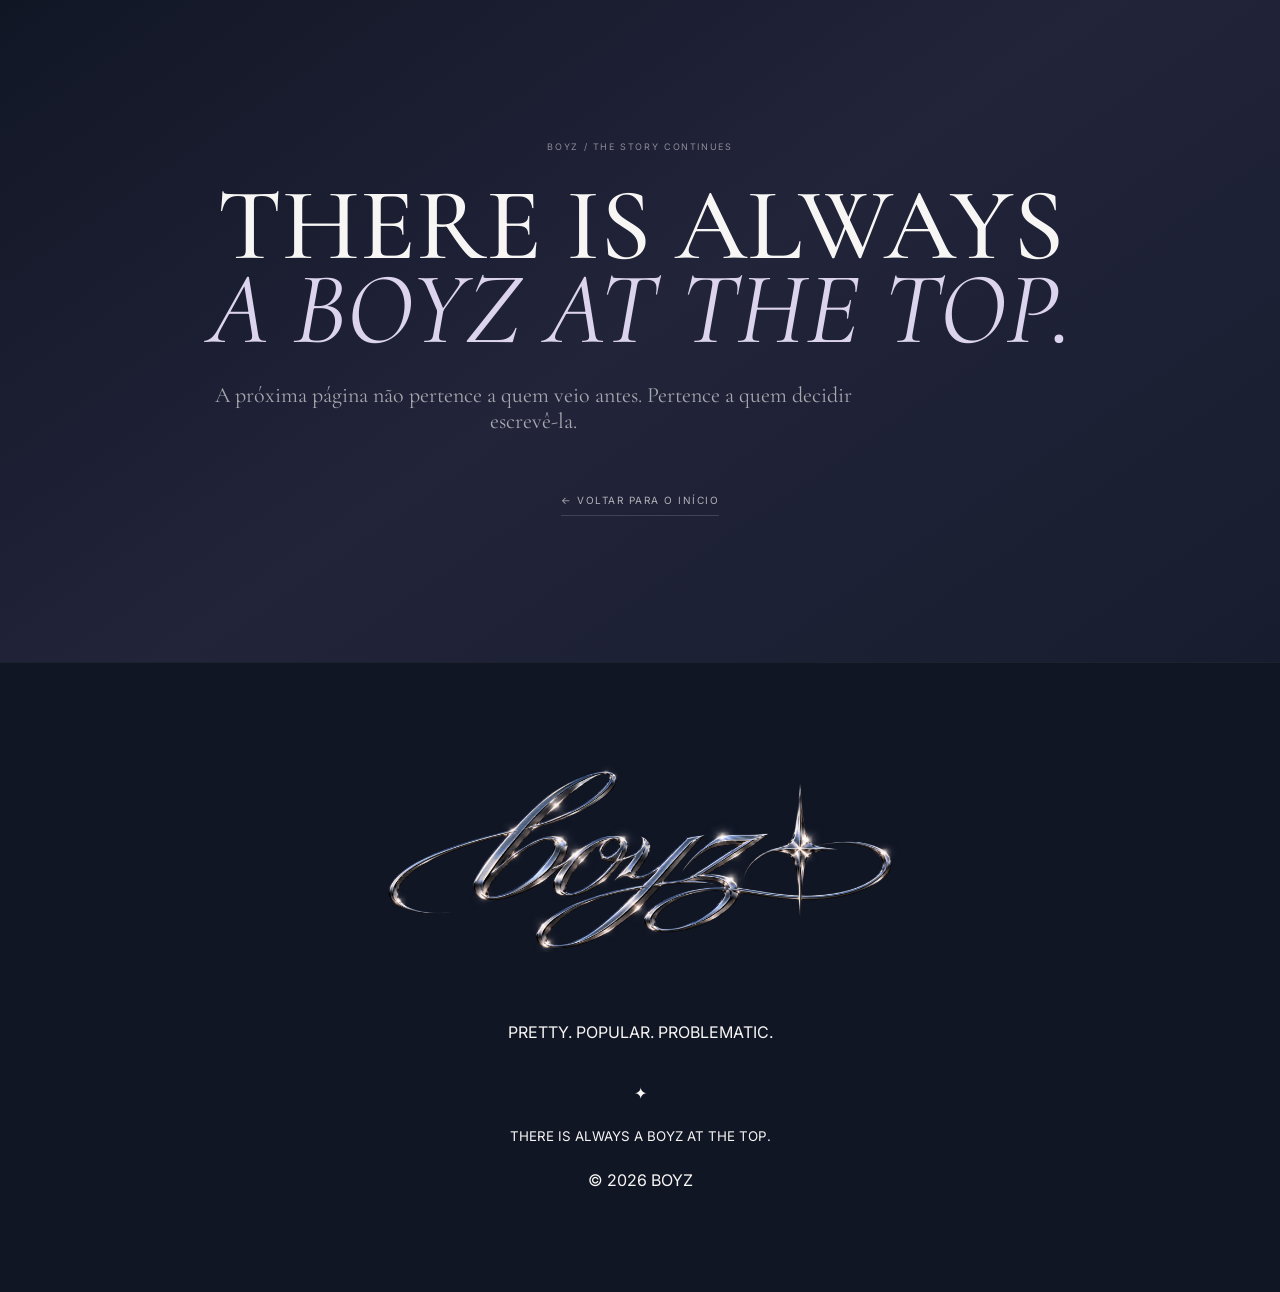
<file: lore.html>
<!doctype html><html lang="pt-BR"><head><meta charset="utf-8"><meta name="viewport" content="width=device-width,initial-scale=1"><meta name="description" content="BOYZ ,  A Lore. A história por trás de uma fraternidade construída sobre liberdade, ambição, excelência e irmandade."><meta name="theme-color" content="#111625"><title>BOYZ</title><link rel="preconnect" href="https://fonts.googleapis.com"><link rel="preconnect" href="https://fonts.gstatic.com" crossorigin><link href="https://fonts.googleapis.com/css2?family=Cormorant+Garamond:wght@400;500;600&family=Inter:wght@400;500;600&display=swap" rel="stylesheet"><link rel="stylesheet" href="css/style.css"><link rel="icon" type="image/png" href="assets/boyz-favicon.png"><style>
.lore-page{background:var(--night);color:var(--pearl);min-height:100vh}.lore-hero{min-height:92svh;display:grid;align-items:end;padding:150px clamp(24px,8vw,130px) 90px;position:relative;overflow:hidden;background:radial-gradient(circle at 65% 40%,#dcd4ee22,transparent 28%),linear-gradient(135deg,var(--night),#171d2e 65%,#25263c)}.lore-hero:before{content:'✦';position:absolute;right:10vw;top:24vh;font-size:120px;opacity:.045}.lore-hero .eyebrow,.lore-chapter .eyebrow,.lore-close small{font-size:9px;letter-spacing:.18em;opacity:.5}.lore-hero h1{font:500 clamp(100px,17vw,250px)/.72 var(--display);letter-spacing:-.05em;margin:30px 0 35px}.lore-hero h1 em{font-weight:400;color:var(--lilac)}.lore-hero .intro{max-width:700px;font:400 clamp(26px,3vw,46px)/1.08 var(--display);color:#f7f6f4cc}.lore-scroll{position:absolute;bottom:28px;right:8vw;font-size:8px;letter-spacing:.16em;opacity:.35}.lore-body{max-width:1100px;margin:auto;padding:0 clamp(24px,7vw,100px)}.lore-chapter{padding:150px 0;border-top:1px solid #ffffff12;display:grid;grid-template-columns:180px 1fr;gap:70px}.lore-chapter:first-child{border-top:0}.lore-chapter .num{font:400 18px var(--display);opacity:.35}.lore-chapter h2{font:500 clamp(48px,6vw,86px)/.88 var(--display);margin:0 0 30px;letter-spacing:-.025em}.lore-chapter h2 em{font-weight:400;color:var(--lilac)}.lore-chapter p{font-size:15px;line-height:1.95;color:#f7f6f4a8;max-width:720px;margin:0 0 20px}.lore-chapter .statement{font:500 clamp(30px,3.4vw,52px)/1.02 var(--display);color:var(--pearl);margin:45px 0}.lore-chapter blockquote{border-left:1px solid #dcd4ee66;padding:10px 0 10px 30px;font:500 clamp(32px,4vw,58px)/.98 var(--display);margin:45px 0;color:var(--pearl)}.lore-chapter .list{display:grid;gap:18px;margin-top:38px}.lore-chapter .list p{margin:0}.lore-divider{text-align:center;padding:20px 0 10px;opacity:.45}.lore-divider span{font-size:18px}.lore-close{min-height:75svh;display:grid;place-items:center;text-align:center;padding:120px 24px;background:linear-gradient(145deg,#111625,#22243a,#171d2e)}.lore-close h2{font:500 clamp(55px,8vw,120px)/.82 var(--display);margin:30px 0}.lore-close h2 em{font-weight:400;color:var(--lilac)}.lore-close p{font:22px var(--display);color:#f7f6f4a0;max-width:650px}.lore-back{display:inline-block;margin-top:38px;font-size:10px;letter-spacing:.15em;border-bottom:1px solid #ffffff38;padding-bottom:9px;opacity:.68;transition:opacity .25s}.lore-back:hover{opacity:1}.lore-back span{margin-left:8px}.lore-page footer{background:var(--night);color:var(--pearl);border-top:1px solid #ffffff0d}.lore-page footer p{color:var(--pearl)}
@media(max-width:700px){.lore-hero{min-height:85svh;padding:130px 24px 80px}.lore-hero h1{font-size:92px}.lore-hero .intro{font-size:29px}.lore-chapter{grid-template-columns:1fr;gap:24px;padding:95px 0}.lore-chapter h2{font-size:51px}.lore-chapter p{font-size:14px;line-height:1.85}.lore-chapter blockquote{padding-left:20px}.lore-scroll{display:none}}
</style></head><body class="lore-page"><a class="skip" href="#main">Pular para o conteúdo</a><header class="navbar" id="navbar"><a class="brand" href="index.html#home" aria-label="BOYZ ,  início"><img src="assets/icon-primary.png" alt="B"></a><nav aria-label="Navegação principal"><a class="active" href="lore.html">LORE</a><a href="index.html#conceito">CONCEITO</a><a href="index.html#boyz">THE BOYZ</a><a href="index.html#archive">THE ARCHIVE</a><a href="index.html#regras">REGRAS</a></nav><a class="recruit" href="index.html#recrutamento">RECRUTAMENTO <span>→</span></a><button class="menu" aria-label="Abrir menu" aria-expanded="false"><i></i><i></i></button></header><div class="mobile-menu" aria-hidden="true"><button class="close-menu" aria-label="Fechar menu">×</button><div><a href="index.html#home">HOME</a><a href="lore.html">LORE</a><a href="index.html#conceito">CONCEITO</a><a href="index.html#boyz">THE BOYZ</a><a href="index.html#archive">THE ARCHIVE</a><a href="index.html#regras">REGRAS</a><a class="mobile-recruit" href="index.html#recrutamento">FAZER INSCRIÇÃO →</a></div></div>
<main id="main"><section class="lore-hero"><div><span class="eyebrow">BOYZ / LORE · THE COMPLETE STORY</span><h1>LORE</h1><p class="intro">Antes de existir uma fraternidade, existiu uma ideia.</p></div><span class="lore-scroll">SCROLL TO READ ↓</span></section>
<div class="lore-body">
<section class="lore-chapter"><div class="num">01</div><div><span class="eyebrow">ANTES DOS BOYZ</span><h2>Antes de existir<br><em>um nome.</em></h2><p>Por muito tempo, disseram aos homens como deveriam ser.</p><p>Fortes, mas nunca delicados. Confiantes, mas nunca vaidosos. Competitivos, mas nunca extravagantes. Masculinos, mas sempre dentro dos mesmos limites.</p><p>Alguns aprenderam a caber nesses moldes. Outros perceberam que não precisavam escolher entre uma versão e outra de si mesmos.</p><p class="statement">Eles poderiam ser <em>tudo aquilo que quisessem ser.</em></p></div></section>
<section class="lore-chapter"><div class="num">02</div><div><span class="eyebrow">A IDEIA</span><h2>Ser você mesmo<br><em>é liberdade.</em></h2><p>Um homem não deveria precisar reduzir nenhuma parte de si para ser respeitado.</p><p>Poderia ser elegante ou extravagante. Vaidoso ou discreto. Masculino ou feminino. Sensível, atlético, artístico, ambicioso.</p><p>Não precisava pedir permissão para ocupar espaço.</p><blockquote>“Ser você mesmo é liberdade. Ser excepcional é escolha.”</blockquote><p>E foi dessa ideia que nasceu o primeiro boyz.</p></div></section>
<section class="lore-chapter"><div class="num">03</div><div><span class="eyebrow">THE FIRST BOYZ</span><h2>O primeiro boyz<br><em>não tinha nome.</em></h2><p>Ele não tinha um nome porque nunca foi sobre uma única pessoa.</p><p>O primeiro boyz nunca foi uma pessoa. Foi uma decisão. Era sobre um homem que decidiu parar de pedir permissão para ser quem era.</p><p>Sua diferença não precisava ser escondida. Sua personalidade não precisava ser diminuída. Sua aparência não precisava seguir um padrão.</p><blockquote>“Porque posso.”</blockquote><p>Outros vieram. Diferentes entre si, mas unidos pela mesma recusa:</p><p class="statement">Não aceitar ser comum quando poderiam ser <em>extraordinários.</em></p></div></section>
<section class="lore-chapter"><div class="num">04</div><div><span class="eyebrow">WHY BOYZ?</span><h2>O nome que virou<br><em>identidade.</em></h2><p>“boyz” começou como um rótulo dado aos homens considerados indomáveis, excessivos ou difíceis de controlar.</p><p>Eles transformaram aquilo que deveria diminuí-los em identidade.</p><p>Ser boyz nunca significou ser brutal, agressivo ou seguir um modelo tradicional de masculinidade.</p><p class="statement">Ser boyz significa não permitir que outra pessoa determine o limite daquilo que você pode ser.</p></div></section>
<section class="lore-chapter"><div class="num">05</div><div><span class="eyebrow">THE FIRST CODE</span><h2>Liberdade também<br><em>tem peso.</em></h2><p>Liberdade sem responsabilidade poderia transformar a ideia em ego.</p><p>Então nasceu o primeiro código:</p><blockquote>“Você é livre para ser quem quiser. Mas precisa ser responsável pelo homem que escolheu ser.”</blockquote><p>O código não existia para controlar homens. Existia para impedir que a liberdade de um destruísse a liberdade dos outros. Foi assim que liberdade e responsabilidade passaram a ser inseparáveis dentro dos BOYZ.</p></div></section>
<section class="lore-chapter"><div class="num">06</div><div><span class="eyebrow">THE TOP</span><h2>O topo não<br><em>pertence a ninguém.</em></h2><p>Liberdade nunca significou acomodação.</p><p>Se alguém era mais estiloso, queriam superar. Se alguém era mais talentoso, queriam alcançar. Se alguém era mais influente, queriam chegar mais longe.</p><p>A competição fez cada boyz descobrir até onde poderia ir.</p><p class="statement">O topo não é propriedade.<br><em>É conquista.</em></p><blockquote>THERE IS ALWAYS A BOYZ AT THE TOP.</blockquote></div></section>
<section class="lore-chapter"><div class="num">07</div><div><span class="eyebrow">THE HEIRS</span><h2>Os Herdeiros<br><em>sustentam.</em></h2><p>Com o crescimento da fraternidade, surgiu uma necessidade simples: a Elite não poderia estar presente em todos os momentos.</p><p>Os Herdeiros nasceram como um círculo de confiança escolhido pela Elite.</p><p>Não é uma promoção. Não é um posto acima da liderança. Não é uma recompensa por tempo de casa.</p><p>Quando a Elite está presente, lidera. Quando não está, os Herdeiros mantêm a fraternidade de pé.</p></div></section>
<section class="lore-chapter"><div class="num">08</div><div><span class="eyebrow">DON JUAN</span><h2>Todo boyz<br><em>começa de algum lugar.</em></h2><p>Todo membro começa como Don Juan.</p><p>Um Don Juan não é inferior. É potencial ainda não provado, e potencial precisa de atitude para se tornar presença.</p><p>A jornada não existe para destruir uma personalidade e construir outra. Existe para descobrir aquilo que torna cada homem impossível de reproduzir.</p><p class="statement">“O que existe em mim que ninguém mais pode reproduzir?”</p><p>Quando esse potencial deixa de ser promessa e passa a ser presença, o Don Juan se torna boyz.</p></div></section>
<section class="lore-chapter"><div class="num">09</div><div><span class="eyebrow">BOYZ</span><h2>Ser boyz não<br><em>é um ponto final.</em></h2><p>Um boyz pode mudar, experimentar, falhar, recomeçar e reinventar-se.</p><p>Não existe obrigação de parecer, agir ou viver como os outros.</p><p>Existe apenas a responsabilidade de não aceitar menos do que aquilo que você pode ser.</p></div></section>
<section class="lore-chapter"><div class="num">10</div><div><span class="eyebrow">ELITE</span><h2>Liderar é<br><em>responsabilidade.</em></h2><p>A Elite não é definida por força física, agressividade ou machismo.</p><p>Joe Hills e Loy Hills são os fundadores dos BOYZ e fazem parte da Elite.</p><p>Um membro da Elite lidera, protege, orienta, desafia e inspira. Seu maior diferencial não é estar acima dos outros, mas ser capaz de fazer os outros crescerem.</p></div></section>
<section class="lore-chapter"><div class="num">11</div><div><span class="eyebrow">BOYZ OF TODAY</span><h2>O boyz de hoje<br><em>não segue tendências.</em></h2><p>Se é atleta, busca excelência. Se é artista, deixa uma marca. Se é estilista, estabelece padrão. Se é empreendedor, constrói. Se ama festas, faz a cidade falar.</p><p>Se é bonito, assume. Se é vaidoso, aproveita. Se é feminino, transcende. Se é diferente, torna-se inesquecível.</p><p class="statement">Não seguimos tendências.<br><em>Nós as criamos.</em></p><p>Fracasso não é cair. Fracasso é aceitar ser menos do que você poderia ser.</p></div></section>
<section class="lore-chapter"><div class="num">12</div><div><span class="eyebrow">THE LEGACY</span><h2>A história ainda<br><em>não terminou.</em></h2><p>Os BOYZ de hoje não são donos da história. São autores de mais uma página.</p><p>Don Juan representa potencial. Boyz representa presença. Elite representa liderança. Herdeiros representam legado.

A Elite conduz o presente. Os Herdeiros sustentam o legado quando ela não está. Os boyz constroem agora. Os Don Juan representam o futuro.</p><p>O legado não está pronto.</p><p class="statement">Enquanto existir um topo, haverá um boyz tentando alcançá-lo.</p></div></section>
</div>
<section class="lore-close"><div><small>BOYZ / THE STORY CONTINUES</small><h2>THERE IS ALWAYS<br><em>A BOYZ AT THE TOP.</em></h2><p>A próxima página não pertence a quem veio antes. Pertence a quem decidir escrevê-la.</p><a class="lore-back" href="index.html#home">← VOLTAR PARA O INÍCIO</a></div></section>
<footer><img class="footer-logo" src="assets/logo-primary.png" alt="BOYZ"><p>PRETTY. POPULAR. PROBLEMATIC.</p><span>✦</span><small>THERE IS ALWAYS A BOYZ AT THE TOP.</small><label>© 2026 BOYZ</label></footer></main><script src="js/main.js"></script></body></html>
</file>
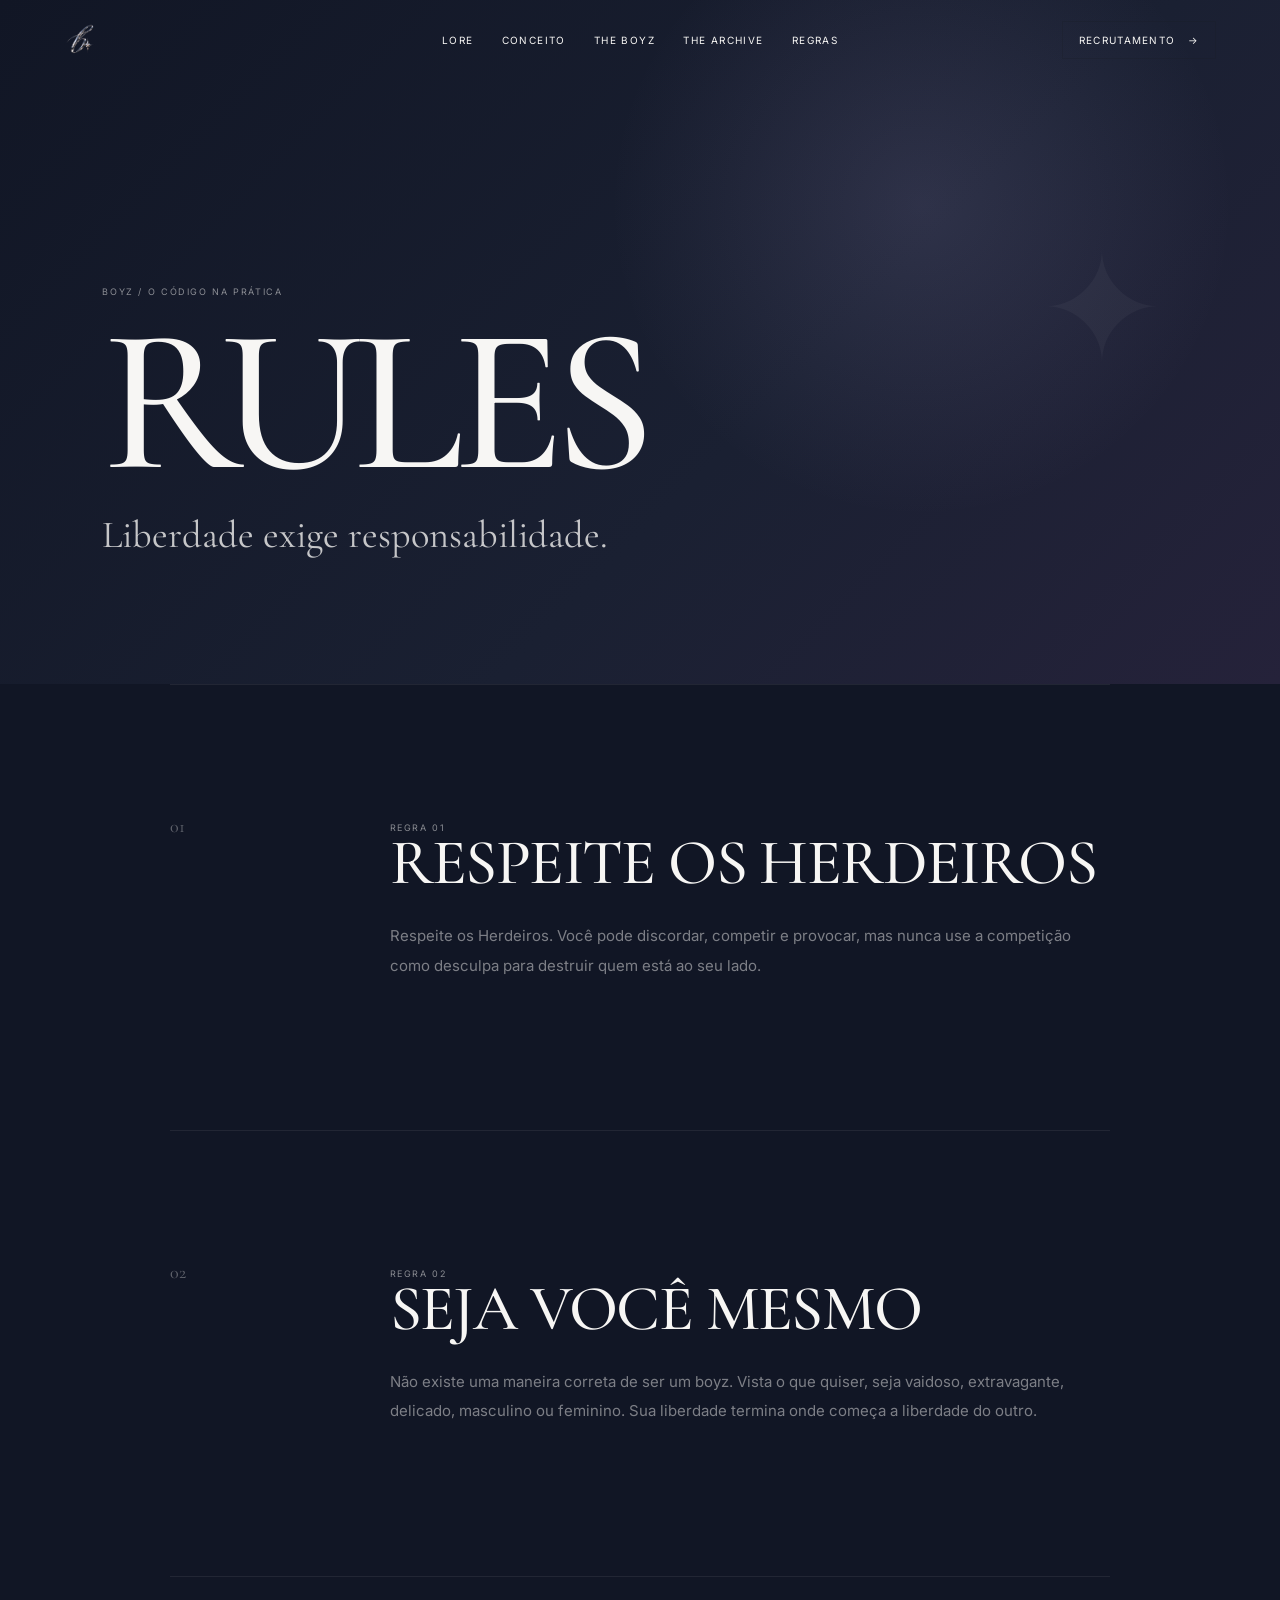
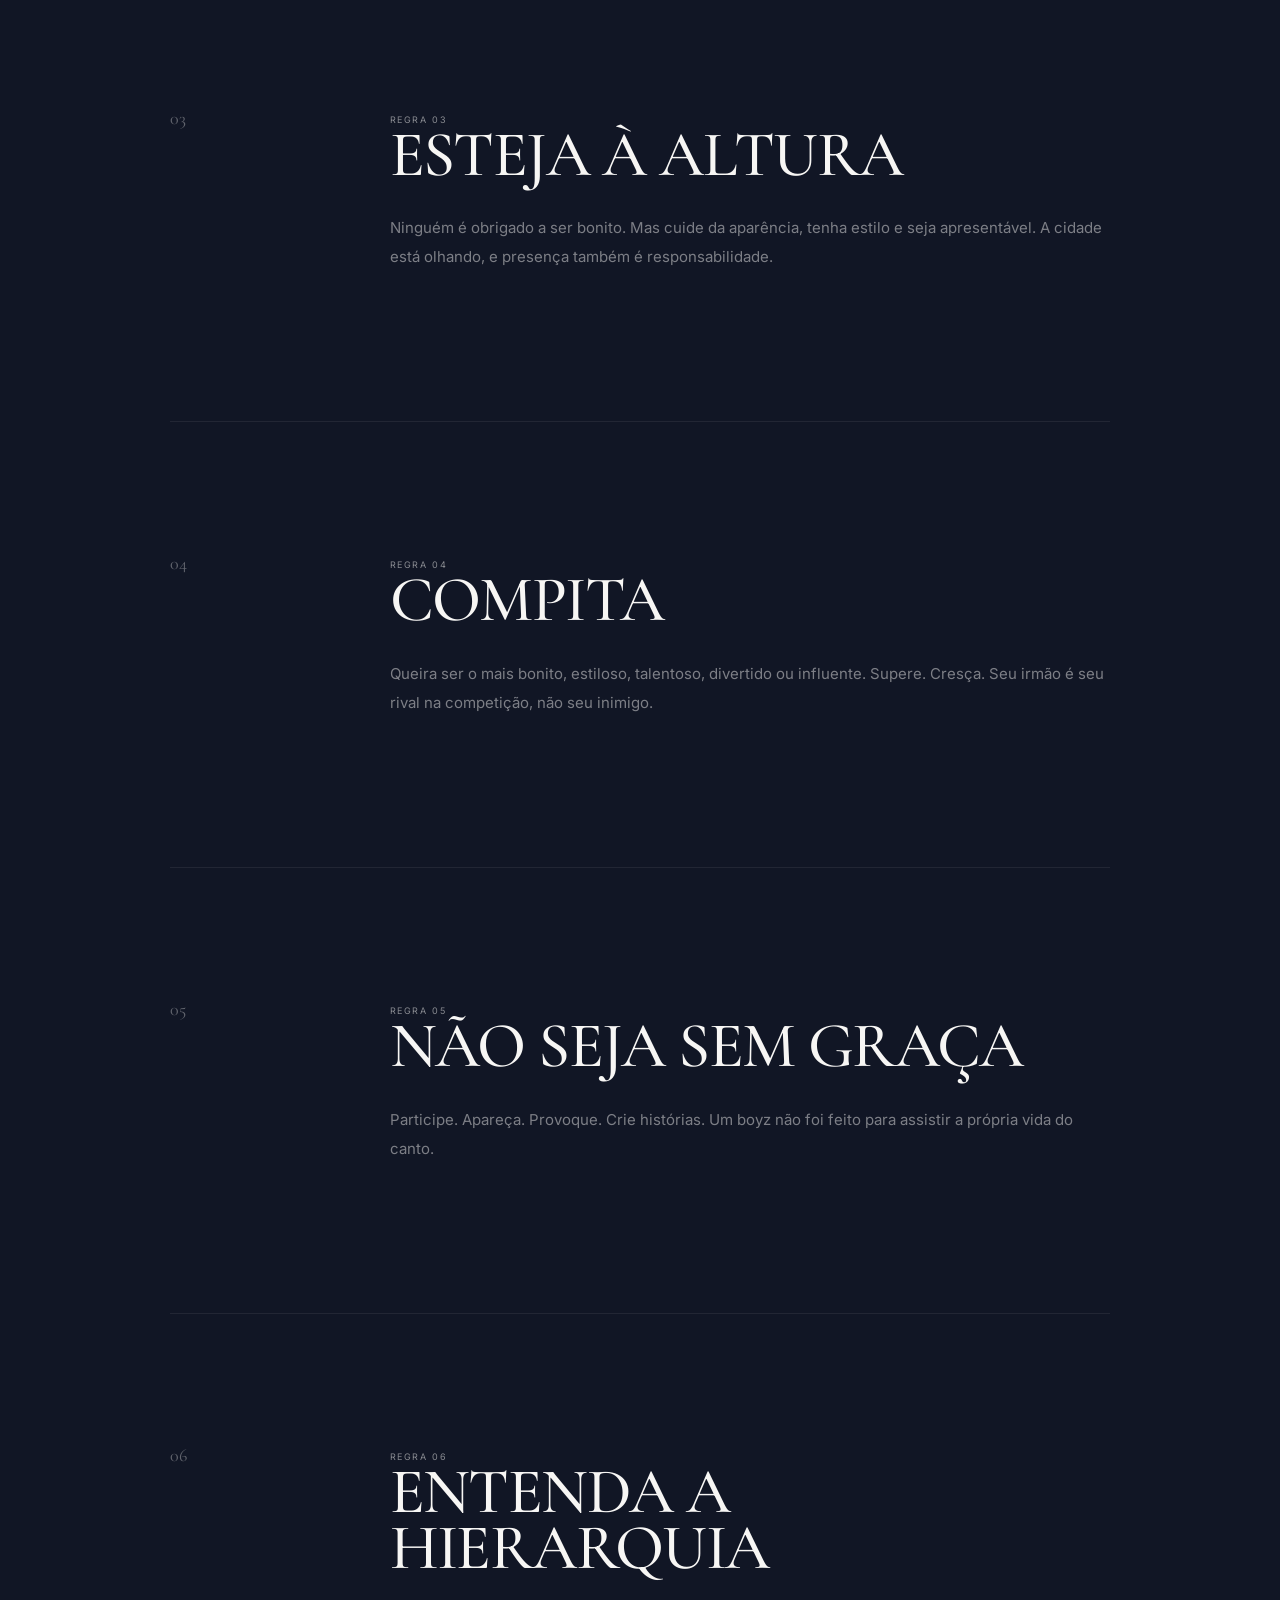
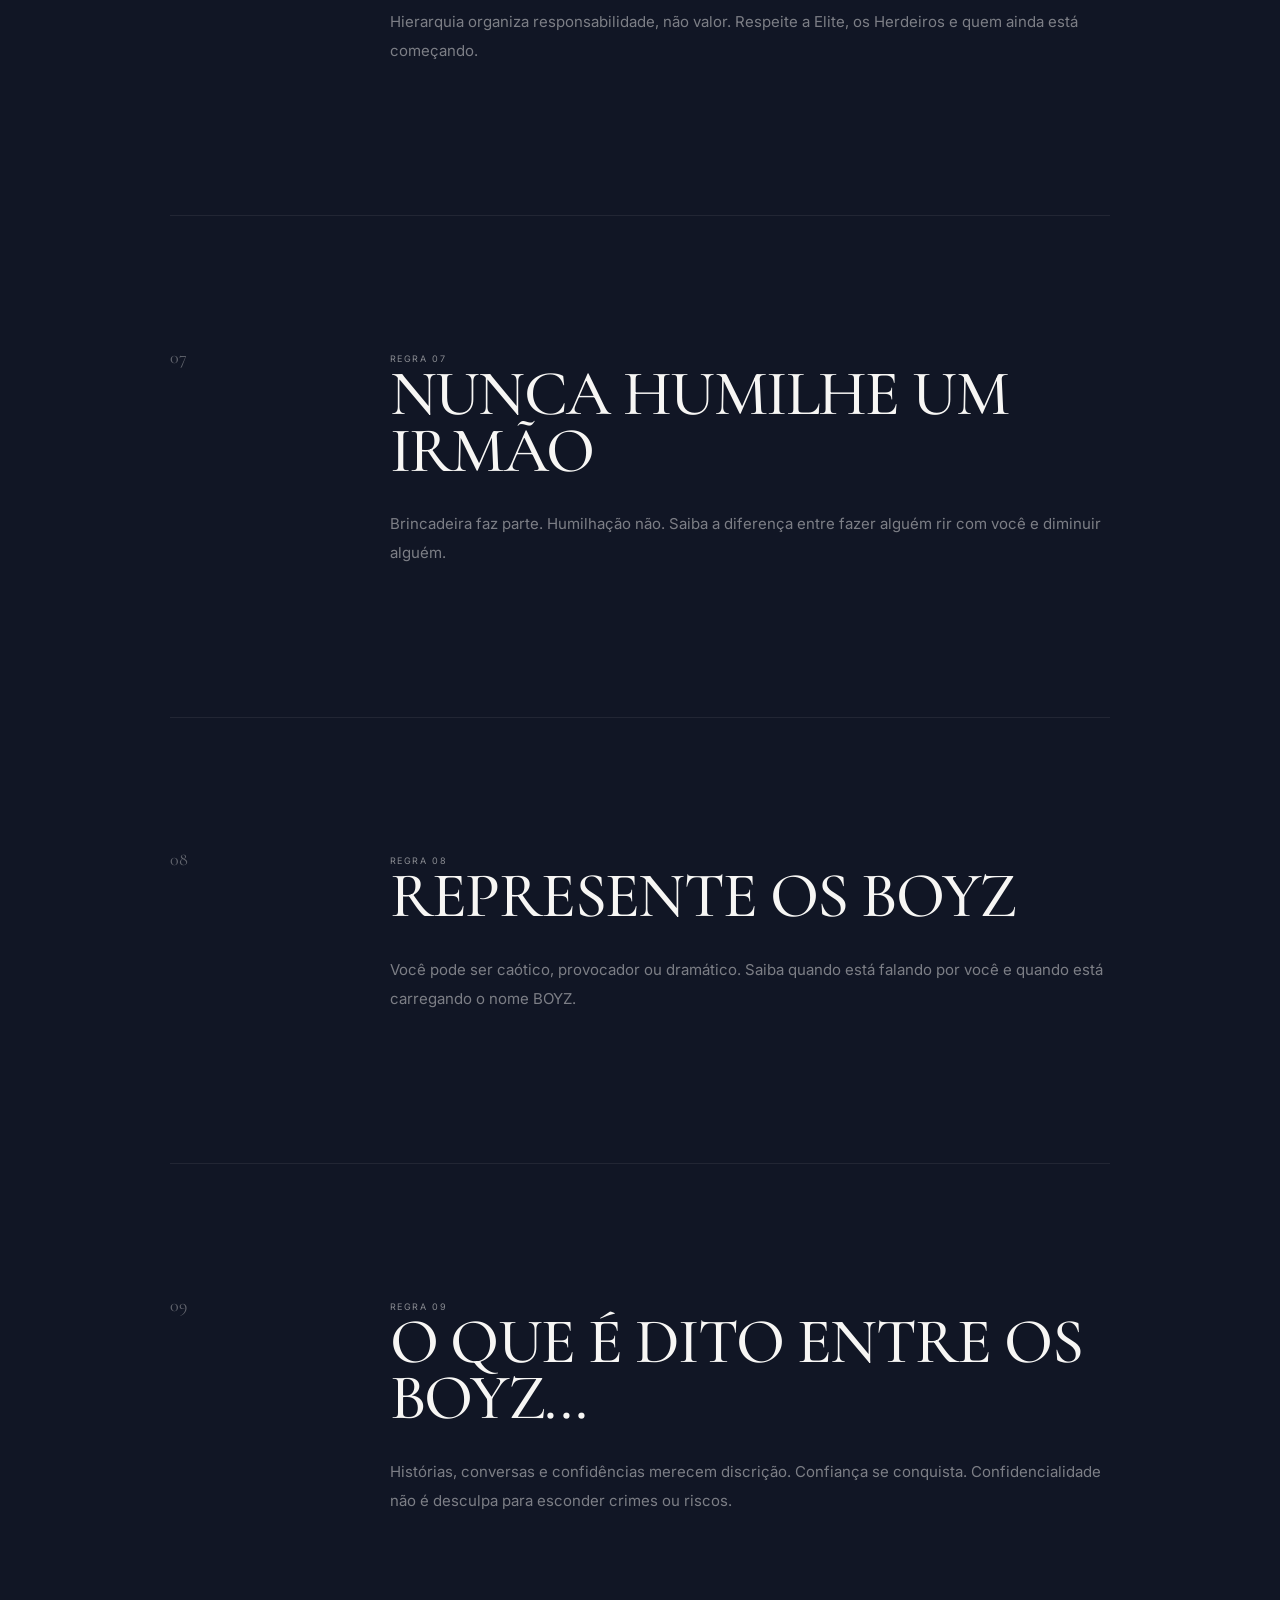
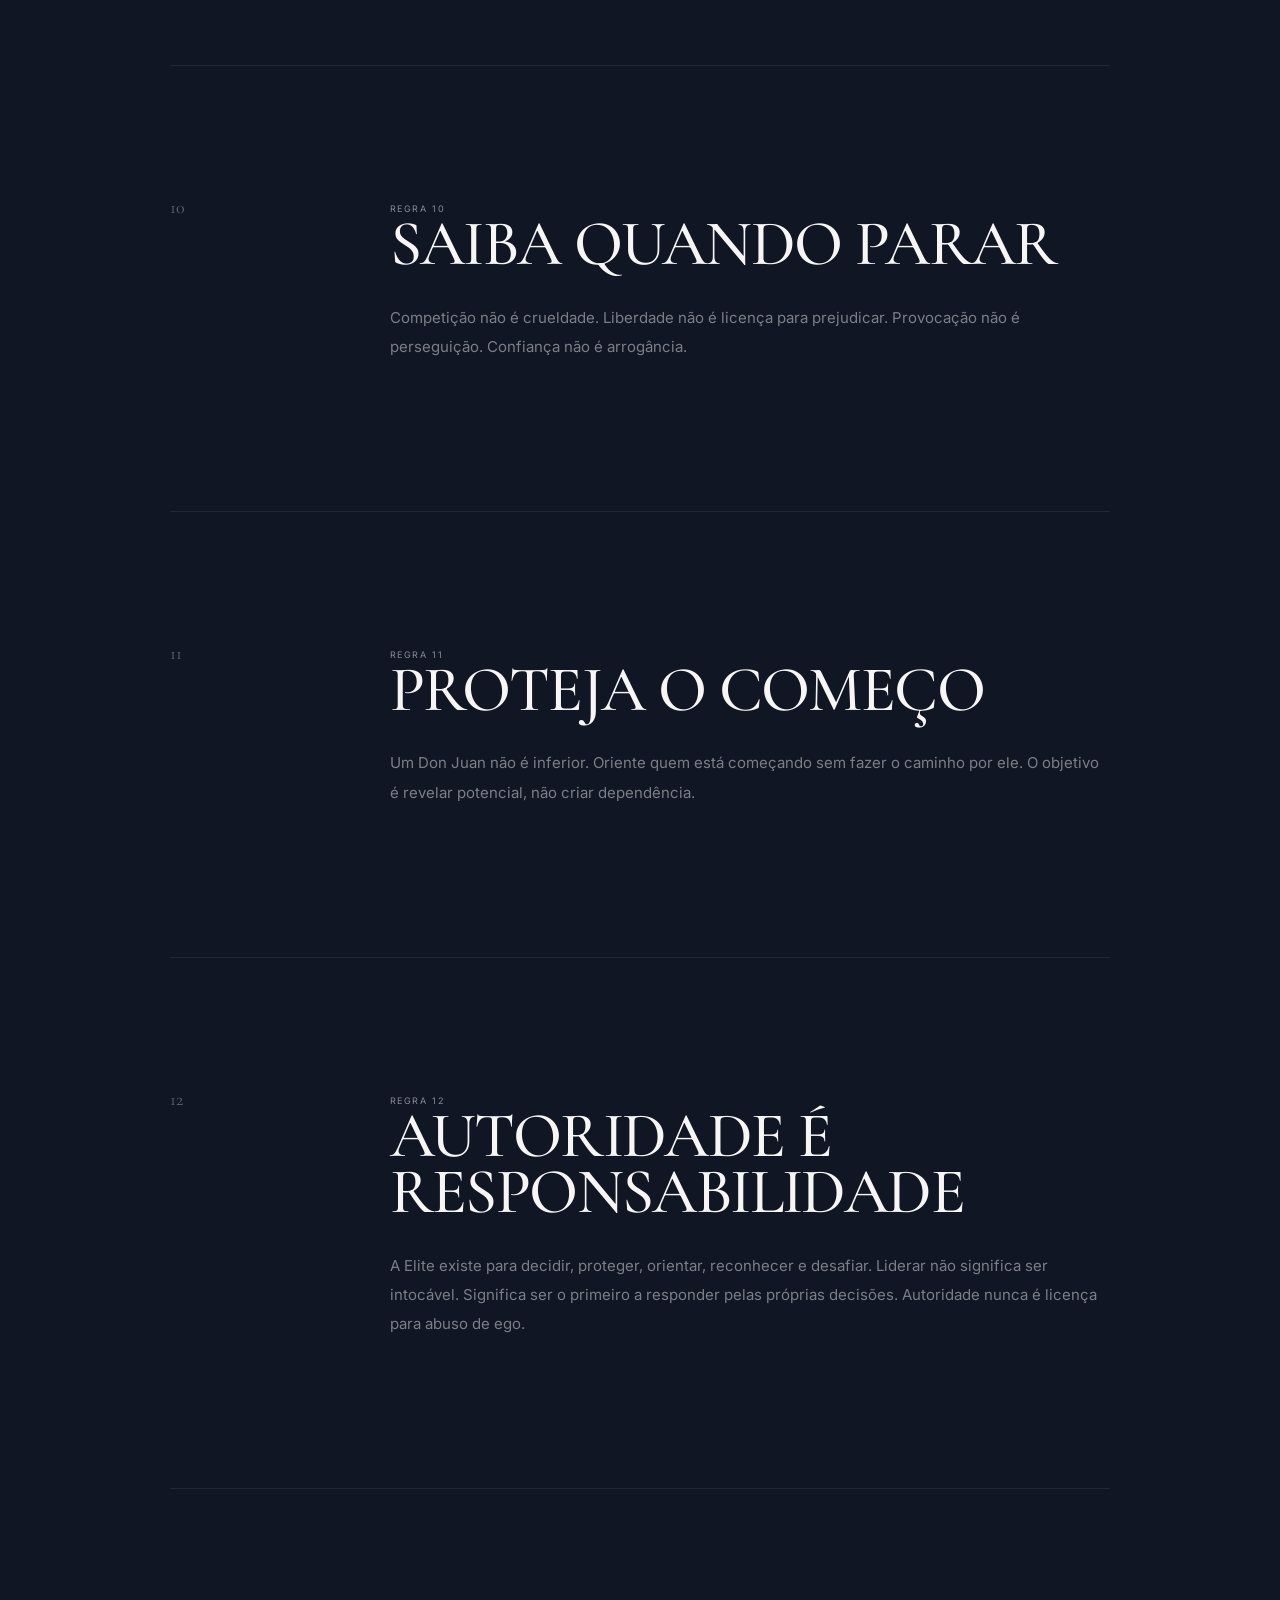
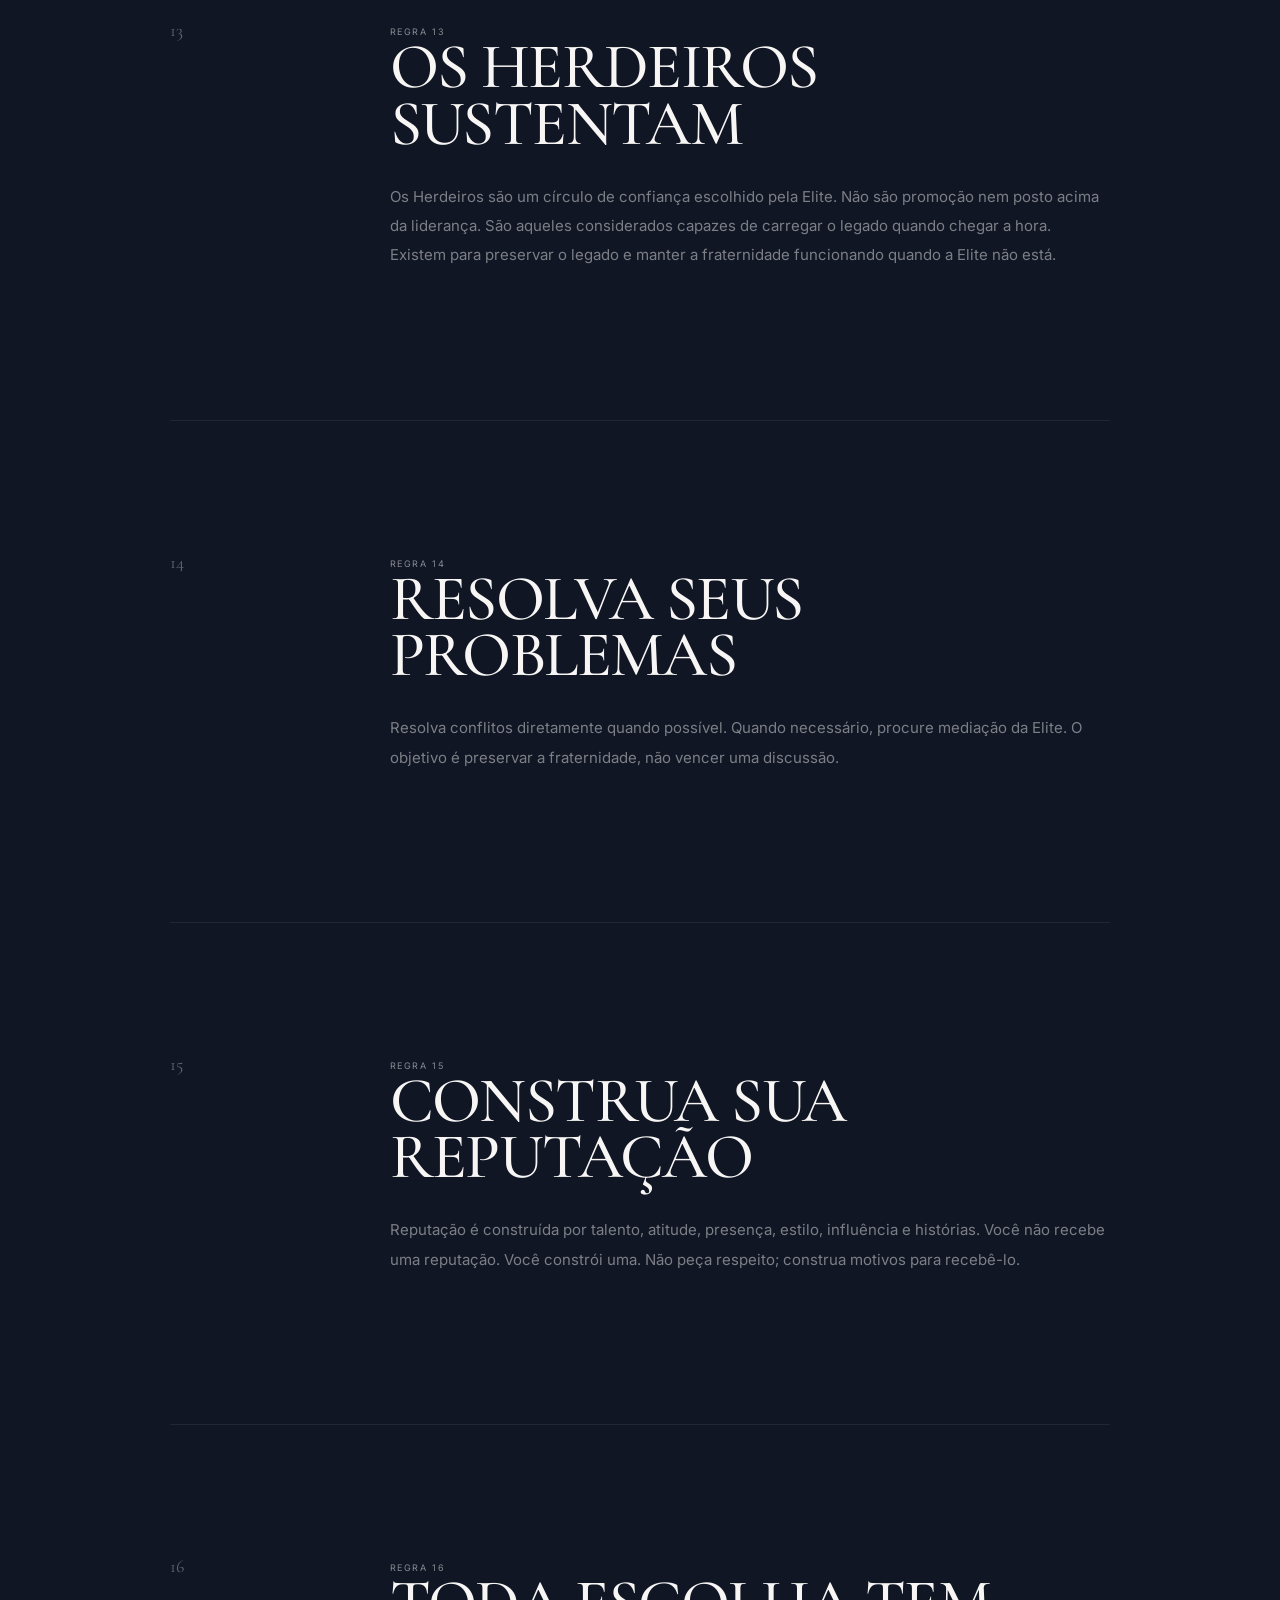
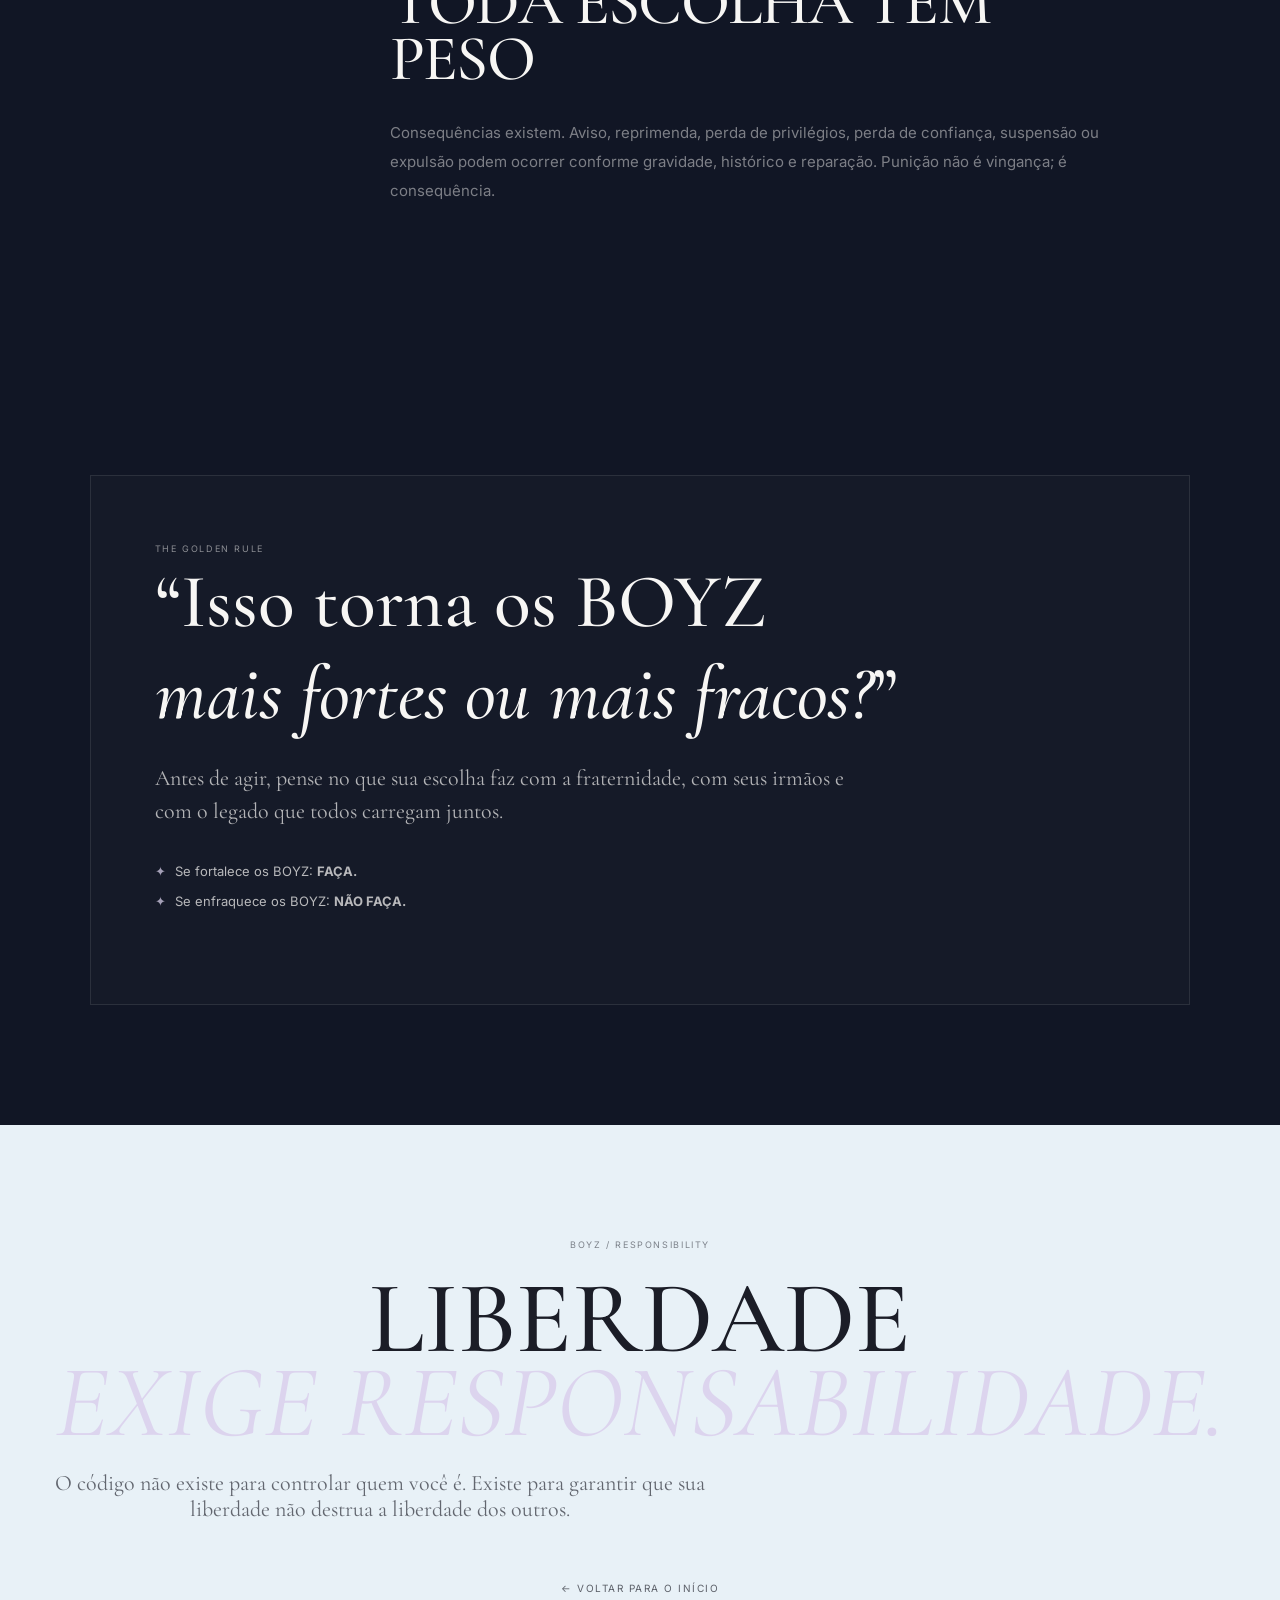
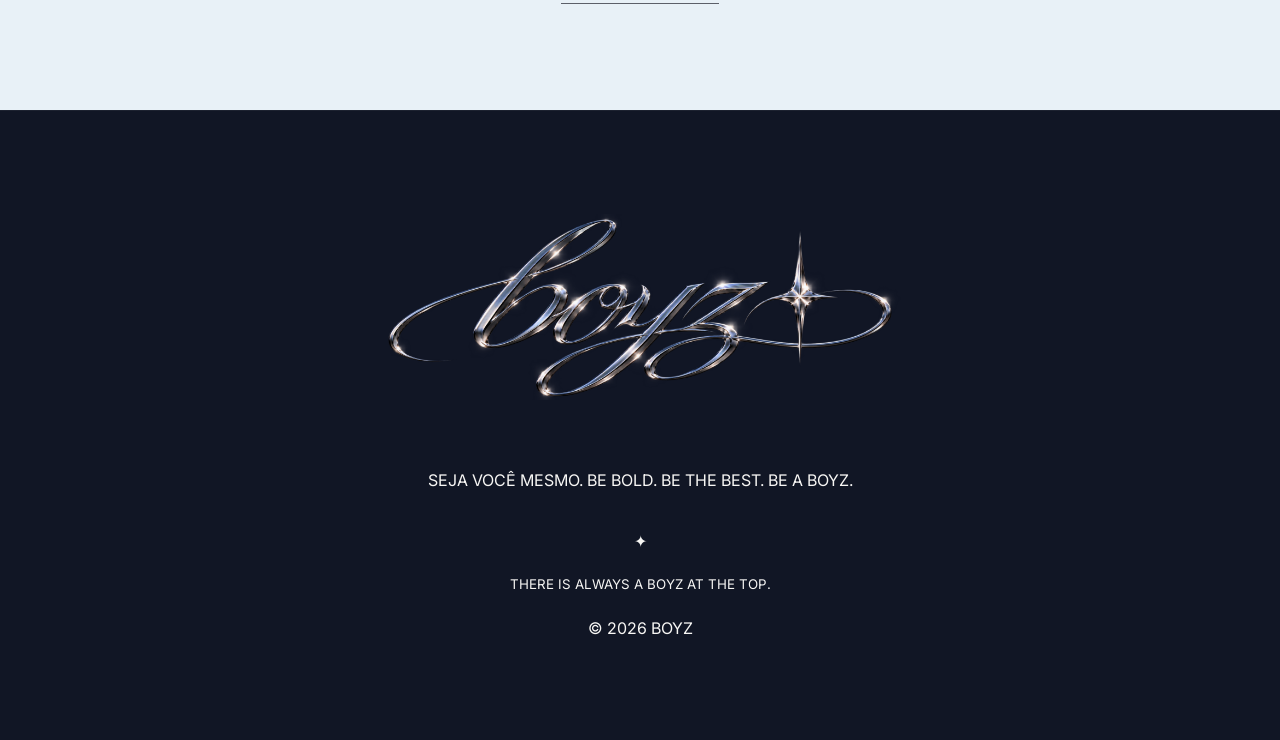
<file: rules.html>
<!doctype html><html lang="pt-BR"><head><meta charset="utf-8"><meta name="viewport" content="width=device-width,initial-scale=1"><meta name="description" content="BOYZ ,  The Rules. O código que transforma liberdade, competição e irmandade em responsabilidade."><meta name="theme-color" content="#111625"><title>BOYZ</title><link rel="preconnect" href="https://fonts.googleapis.com"><link rel="preconnect" href="https://fonts.gstatic.com" crossorigin><link href="https://fonts.googleapis.com/css2?family=Cormorant+Garamond:wght@400;500;600&family=Inter:wght@400;500;600&display=swap" rel="stylesheet"><link rel="stylesheet" href="css/style.css"><link rel="icon" type="image/png" href="assets/boyz-favicon.png"><style>
.page{min-height:100vh;background:var(--pearl);color:var(--ink)}.page.dark{background:var(--night);color:var(--pearl)}
.page-hero{min-height:76svh;display:flex;align-items:flex-end;padding:150px clamp(24px,8vw,130px) 90px;position:relative;overflow:hidden}.page-hero.light{background:radial-gradient(circle at 72% 30%,#dcecff99,transparent 30%),linear-gradient(135deg,#fbfaf7,#e9f3fa 55%,#e8e1f2)}.page-hero.dark{background:radial-gradient(circle at 72% 30%,#b8a9e122,transparent 30%),linear-gradient(135deg,#111625,#1a2032 60%,#25223a)}.page-hero:after{content:'✦';position:absolute;right:9vw;top:24vh;font-size:150px;opacity:.035}.eyebrow,.micro{font-size:9px;letter-spacing:.18em;opacity:.52}.page-hero h1{font:500 clamp(90px,16vw,230px)/.72 var(--display);letter-spacing:-.05em;margin:30px 0}.page-hero h1 em{font-weight:400;color:var(--lilac)}.page-hero p{font:400 clamp(26px,3vw,44px)/1.05 var(--display);max-width:760px;opacity:.78}.content{max-width:1120px;margin:auto;padding:0 clamp(24px,7vw,100px)}.chapter-full{padding:130px 0;border-top:1px solid currentColor; border-color:#11162514;display:grid;grid-template-columns:150px 1fr;gap:70px}.dark .chapter-full{border-color:#ffffff12}.chapter-full .num{font:400 18px var(--display);opacity:.35}.chapter-full h2{font:500 clamp(48px,6vw,84px)/.88 var(--display);margin:0 0 30px;letter-spacing:-.025em}.chapter-full h2 em{font-weight:400;color:var(--lilac)}.chapter-full p{font-size:15px;line-height:1.95;max-width:760px;margin:0 0 20px;opacity:.7}.dark .chapter-full p{color:#f7f6f4aa}.statement{font:500 clamp(30px,3.5vw,54px)/1.02 var(--display);margin:45px 0;opacity:1!important}.quote{border-left:1px solid #9d91c966;padding:10px 0 10px 28px;font:500 clamp(31px,4vw,57px)/.98 var(--display);margin:45px 0}.pillar-row{display:grid;grid-template-columns:repeat(5,1fr);gap:1px;background:#11162518;margin-top:45px}.pillar-row span{background:var(--pearl);padding:35px 20px;font-size:10px;letter-spacing:.12em;text-align:center}.manifesto{padding:150px clamp(24px,7vw,100px);text-align:center;background:#e8f1f7}.manifesto h2{font:500 clamp(50px,7vw,105px)/.85 var(--display);margin:30px auto;max-width:1100px}.manifesto p{max-width:720px;margin:25px auto;font-size:15px;line-height:1.9;opacity:.7}.closing{min-height:65svh;display:grid;place-items:center;text-align:center;padding:100px 24px}.closing h2{font:500 clamp(52px,8vw,120px)/.82 var(--display);margin:25px 0}.closing h2 em{color:var(--lilac);font-weight:400}.closing p{font:22px var(--display);opacity:.65;max-width:650px}.page footer{background:var(--night);color:var(--pearl);border-top:1px solid #ffffff0d}
.rules-intro{background:var(--night);color:var(--pearl)}.rules-list .chapter-full h2{font-size:clamp(38px,5vw,68px)}.rule-note{font:400 22px/1.5 var(--display);opacity:.7;max-width:720px}.consequence{padding:120px 0}.consequence-box{border:1px solid #ffffff18;padding:60px clamp(25px,5vw,70px);background:#ffffff04}.consequence-box h2{font:500 clamp(42px,6vw,76px) var(--display);margin:0 0 20px}.consequence-box ul{list-style:none;padding:0;margin:35px 0;display:grid;gap:14px}.consequence-box li{font-size:13px;opacity:.72;padding-left:20px;position:relative}.consequence-box li:before{content:'✦';position:absolute;left:0;color:var(--lilac)}
.rules-page .closing{color:var(--ink)}.rules-page .closing .lore-back{color:var(--ink);opacity:.68}.application-page{background:var(--night);color:var(--pearl);min-height:100vh}.application-wrap{max-width:980px;margin:auto;padding:160px clamp(24px,7vw,90px) 100px}.application-wrap h1{font:500 clamp(65px,10vw,130px)/.82 var(--display);margin:25px 0}.application-wrap h1 em{color:var(--lilac);font-weight:400}.application-wrap .lead{font:400 28px/1.1 var(--display);max-width:700px;color:#f7f6f4aa}.app-form{margin-top:80px}.progress{display:flex;align-items:center;gap:20px;margin-bottom:55px;font-size:9px;letter-spacing:.15em;opacity:.5}.progress>div{height:1px;background:#ffffff18;flex:1}.progress i{display:block;height:100%;background:#e7e2f3;width:10%;transition:width .35s ease}.question small{font-size:9px;letter-spacing:.14em;opacity:.45}.question h2{font:500 clamp(38px,5vw,70px)/.94 var(--display);margin:18px 0 35px;max-width:850px}.question textarea,.question input,.data-grid input{width:100%;background:transparent;border:0;border-bottom:1px solid #ffffff25;color:var(--pearl);font:400 22px/1.4 var(--display);padding:18px 0;outline:none}.question textarea{min-height:170px;resize:vertical}.question textarea:focus,.question input:focus,.data-grid input:focus{border-color:#e7e2f3}.form-actions{display:flex;justify-content:space-between;margin-top:50px}.form-actions button{background:none;border:0;color:var(--pearl);font:500 10px var(--ui);letter-spacing:.15em;cursor:pointer;padding:12px 0}.form-actions button:last-child{border-bottom:1px solid #ffffff55}.form-actions button:disabled{opacity:.2;cursor:not-allowed}.data-step{display:none}.data-step.active{display:block}.data-step h2{font:500 clamp(40px,6vw,76px) var(--display);margin:0 0 35px}.data-grid{display:grid;grid-template-columns:1fr 1fr;gap:38px}.field label{display:block;font-size:8px;letter-spacing:.15em;opacity:.45;margin-bottom:8px}.field.full{grid-column:1/-1}.data-actions{display:flex;justify-content:flex-end;margin-top:45px}.submit-btn{background:var(--pearl);color:var(--night);border:0;padding:17px 24px;font:500 10px var(--ui);letter-spacing:.14em;cursor:pointer}.success-final{text-align:center;padding:100px 0}.success-final span{font-size:25px;opacity:.6}.success-final h2{font:500 clamp(55px,8vw,100px)/.85 var(--display);margin:25px 0}.success-final p{font:22px var(--display);opacity:.6}.closed-note{border:1px solid #ffffff18;padding:24px;margin-top:50px;font-size:11px;letter-spacing:.1em;opacity:.55}
@media(max-width:700px){.page-hero{min-height:70svh;padding:130px 24px 70px}.page-hero h1{font-size:90px}.chapter-full{grid-template-columns:1fr;gap:22px;padding:90px 0}.pillar-row{grid-template-columns:1fr}.pillar-row span{padding:22px}.manifesto{padding:100px 24px}.data-grid{grid-template-columns:1fr}.field.full{grid-column:auto}.application-wrap{padding-top:130px}.application-wrap .lead{font-size:25px}.question h2{font-size:43px}.form-actions{margin-top:35px}}
</style></head><body class="page dark rules-page"><a class="skip" href="#main">Pular para o conteúdo</a><header class="navbar" id="navbar"><a class="brand" href="index.html#home" aria-label="BOYZ ,  início"><img src="assets/icon-primary.png" alt="B"></a><nav aria-label="Navegação principal"><a href="lore.html">LORE</a><a href="concept.html">CONCEITO</a><a href="index.html#boyz">THE BOYZ</a><a href="index.html#archive">THE ARCHIVE</a><a href="rules.html">REGRAS</a></nav><a class="recruit" href="application.html">RECRUTAMENTO <span>→</span></a><button class="menu" aria-label="Abrir menu" aria-expanded="false"><i></i><i></i></button></header><div class="mobile-menu" aria-hidden="true"><button class="close-menu" aria-label="Fechar menu">×</button><div><a href="index.html#home">HOME</a><a href="lore.html">LORE</a><a href="concept.html">CONCEITO</a><a href="index.html#boyz">THE BOYZ</a><a href="index.html#archive">THE ARCHIVE</a><a href="rules.html">REGRAS</a><a class="mobile-recruit" href="application.html">FAZER INSCRIÇÃO →</a></div></div><main id="main"><section class="page-hero dark"><div><span class="eyebrow">BOYZ / O CÓDIGO NA PRÁTICA</span><h1>RULES</h1><p>Liberdade exige responsabilidade.</p></div></section><div class="content dark rules-list"><section class="chapter-full"><div class="num">01</div><div><span class="eyebrow">REGRA 01</span><h2>RESPEITE OS HERDEIROS</h2><p>Respeite os Herdeiros. Você pode discordar, competir e provocar, mas nunca use a competição como desculpa para destruir quem está ao seu lado.</p></div></section><section class="chapter-full"><div class="num">02</div><div><span class="eyebrow">REGRA 02</span><h2>SEJA VOCÊ MESMO</h2><p>Não existe uma maneira correta de ser um boyz. Vista o que quiser, seja vaidoso, extravagante, delicado, masculino ou feminino. Sua liberdade termina onde começa a liberdade do outro.</p></div></section><section class="chapter-full"><div class="num">03</div><div><span class="eyebrow">REGRA 03</span><h2>ESTEJA À ALTURA</h2><p>Ninguém é obrigado a ser bonito. Mas cuide da aparência, tenha estilo e seja apresentável. A cidade está olhando, e presença também é responsabilidade.</p></div></section><section class="chapter-full"><div class="num">04</div><div><span class="eyebrow">REGRA 04</span><h2>COMPITA</h2><p>Queira ser o mais bonito, estiloso, talentoso, divertido ou influente. Supere. Cresça. Seu irmão é seu rival na competição, não seu inimigo.</p></div></section><section class="chapter-full"><div class="num">05</div><div><span class="eyebrow">REGRA 05</span><h2>NÃO SEJA SEM GRAÇA</h2><p>Participe. Apareça. Provoque. Crie histórias. Um boyz não foi feito para assistir a própria vida do canto.</p></div></section><section class="chapter-full"><div class="num">06</div><div><span class="eyebrow">REGRA 06</span><h2>ENTENDA A HIERARQUIA</h2><p>Hierarquia organiza responsabilidade, não valor. Respeite a Elite, os Herdeiros e quem ainda está começando.</p></div></section><section class="chapter-full"><div class="num">07</div><div><span class="eyebrow">REGRA 07</span><h2>NUNCA HUMILHE UM IRMÃO</h2><p>Brincadeira faz parte. Humilhação não. Saiba a diferença entre fazer alguém rir com você e diminuir alguém.</p></div></section><section class="chapter-full"><div class="num">08</div><div><span class="eyebrow">REGRA 08</span><h2>REPRESENTE OS BOYZ</h2><p>Você pode ser caótico, provocador ou dramático. Saiba quando está falando por você e quando está carregando o nome BOYZ.</p></div></section><section class="chapter-full"><div class="num">09</div><div><span class="eyebrow">REGRA 09</span><h2>O QUE É DITO ENTRE OS BOYZ...</h2><p>Histórias, conversas e confidências merecem discrição. Confiança se conquista. Confidencialidade não é desculpa para esconder crimes ou riscos.</p></div></section><section class="chapter-full"><div class="num">10</div><div><span class="eyebrow">REGRA 10</span><h2>SAIBA QUANDO PARAR</h2><p>Competição não é crueldade. Liberdade não é licença para prejudicar. Provocação não é perseguição. Confiança não é arrogância.</p></div></section><section class="chapter-full"><div class="num">11</div><div><span class="eyebrow">REGRA 11</span><h2>PROTEJA O COMEÇO</h2><p>Um Don Juan não é inferior. Oriente quem está começando sem fazer o caminho por ele. O objetivo é revelar potencial, não criar dependência.</p></div></section><section class="chapter-full"><div class="num">12</div><div><span class="eyebrow">REGRA 12</span><h2>AUTORIDADE É RESPONSABILIDADE</h2><p>A Elite existe para decidir, proteger, orientar, reconhecer e desafiar. Liderar não significa ser intocável. Significa ser o primeiro a responder pelas próprias decisões. Autoridade nunca é licença para abuso de ego.</p></div></section><section class="chapter-full"><div class="num">13</div><div><span class="eyebrow">REGRA 13</span><h2>OS HERDEIROS SUSTENTAM</h2><p>Os Herdeiros são um círculo de confiança escolhido pela Elite. Não são promoção nem posto acima da liderança. São aqueles considerados capazes de carregar o legado quando chegar a hora. Existem para preservar o legado e manter a fraternidade funcionando quando a Elite não está.</p></div></section><section class="chapter-full"><div class="num">14</div><div><span class="eyebrow">REGRA 14</span><h2>RESOLVA SEUS PROBLEMAS</h2><p>Resolva conflitos diretamente quando possível. Quando necessário, procure mediação da Elite. O objetivo é preservar a fraternidade, não vencer uma discussão.</p></div></section><section class="chapter-full"><div class="num">15</div><div><span class="eyebrow">REGRA 15</span><h2>CONSTRUA SUA REPUTAÇÃO</h2><p>Reputação é construída por talento, atitude, presença, estilo, influência e histórias. Você não recebe uma reputação. Você constrói uma. Não peça respeito; construa motivos para recebê-lo.</p></div></section><section class="chapter-full"><div class="num">16</div><div><span class="eyebrow">REGRA 16</span><h2>TODA ESCOLHA TEM PESO</h2><p>Consequências existem. Aviso, reprimenda, perda de privilégios, perda de confiança, suspensão ou expulsão podem ocorrer conforme gravidade, histórico e reparação. Punição não é vingança; é consequência.</p></div></section></div><section class="consequence" style="background:var(--night);color:var(--pearl);padding-left:clamp(24px,7vw,100px);padding-right:clamp(24px,7vw,100px)"><div class="content" style="padding:0"><div class="consequence-box"><span class="eyebrow">THE GOLDEN RULE</span><h2>“Isso torna os BOYZ<br><em>mais fortes ou mais fracos?</em>”</h2><p class="rule-note">Antes de agir, pense no que sua escolha faz com a fraternidade, com seus irmãos e com o legado que todos carregam juntos.</p><ul><li>Se fortalece os BOYZ: <strong>FAÇA.</strong></li><li>Se enfraquece os BOYZ: <strong>NÃO FAÇA.</strong></li></ul></div></div></section><section class="closing" style="background:#e8f1f7"><div><small class="eyebrow">BOYZ / RESPONSIBILITY</small><h2>LIBERDADE<br><em>EXIGE RESPONSABILIDADE.</em></h2><p>O código não existe para controlar quem você é. Existe para garantir que sua liberdade não destrua a liberdade dos outros.</p><a class="lore-back" href="index.html#home">← VOLTAR PARA O INÍCIO</a></div></section></main><footer><img class="footer-logo" src="assets/logo-primary.png" alt="BOYZ"><p>SEJA VOCÊ MESMO. BE BOLD. BE THE BEST. BE A BOYZ.</p><span>✦</span><small>THERE IS ALWAYS A BOYZ AT THE TOP.</small><label>© 2026 BOYZ</label></footer><script src="js/main.js"></script></body></html>
</file>
<file: css/style.css>
:root{--pearl:#f7f6f4;--ice:#e7f1f7;--lilac:#dcd4ee;--night:#111625;--night2:#171d2e;--ink:#1b1d27;--mist:#626574;--crystal:#fff;--line:#1b1d2718;--display:'Cormorant Garamond',Georgia,serif;--ui:'Inter',Arial,sans-serif}*{box-sizing:border-box}html{scroll-behavior:smooth;scroll-padding-top:80px}body{margin:0;background:var(--pearl);color:var(--ink);font-family:var(--ui);-webkit-font-smoothing:antialiased}body.lock{overflow:hidden}button,a{font:inherit;color:inherit}a{text-decoration:none}.lore-back{display:inline-block;margin-top:38px;font-size:10px;letter-spacing:.15em;border-bottom:1px solid currentColor;padding-bottom:9px;opacity:.68;transition:opacity .25s,border-color .25s}.lore-back:hover{opacity:1}button{cursor:pointer}.skip{position:fixed;left:16px;top:-60px;z-index:100;background:var(--ink);color:#fff;padding:12px 16px;font-size:11px}.skip:focus{top:16px}.navbar{position:fixed;z-index:50;top:0;left:0;right:0;height:80px;padding:0 clamp(24px,5vw,96px);display:grid;grid-template-columns:1fr auto 1fr;align-items:center;transition:.45s ease}.navbar.scrolled{height:66px;background:#f7f6f4e6;backdrop-filter:blur(18px);box-shadow:0 1px 0 #1b1d2714}.brand{display:flex;align-items:center;width:44px;height:48px}.brand img{display:block;width:34px;height:44px;object-fit:contain;transition:.3s}.brand:hover img{opacity:.82;transform:translateY(-1px)}nav{display:flex;gap:clamp(18px,2.2vw,36px);font-size:10px;letter-spacing:.14em}nav a{position:relative;padding:8px 0}nav a:after{content:'';position:absolute;left:0;bottom:2px;width:0;height:1px;background:currentColor;transition:.3s}nav a:hover:after,nav a.active:after{width:100%}.recruit{justify-self:end;border:1px solid #1b1d2740;padding:12px 16px;font-size:10px;letter-spacing:.13em;transition:.3s}.recruit:hover{background:var(--ink);color:var(--pearl)}.recruit span{margin-left:8px}.menu{display:none;border:0;background:none;padding:10px}.menu i{display:block;width:22px;height:1px;background:currentColor;margin:6px}.mobile-menu{position:fixed;inset:0;background:#111625f7;color:var(--pearl);z-index:90;display:none;align-items:center;justify-content:center;text-align:center;backdrop-filter:blur(18px)}.mobile-menu.open{display:flex}.mobile-menu>div{display:flex;flex-direction:column;gap:24px}.mobile-menu a{font:500 34px var(--display);letter-spacing:.02em}.mobile-recruit{font:10px var(--ui);letter-spacing:.15em;margin-top:20px}.close-menu,.overlay-close{position:absolute;top:22px;right:24px;border:0;background:none;color:inherit;font-size:32px;font-weight:200}
.hero{height:100svh;min-height:680px;position:relative;display:grid;place-items:center;text-align:center;overflow:hidden;background:radial-gradient(ellipse at 50% 43%,#fff 0,var(--ice) 55%,var(--lilac) 100%)}.hero:before{content:'';position:absolute;inset:0;background:radial-gradient(circle at 50% 48%,transparent 0,transparent 36%,#b9c8df18 70%,transparent 100%)}.hero-glow{position:absolute;width:55vw;height:55vw;border-radius:50%;background:#fff9;filter:blur(100px)}.hero-center{position:relative;width:min(78vw,1120px);display:flex;flex-direction:column;align-items:center}.hero-logo{display:block;width:min(100%,1120px);height:auto;object-fit:contain;filter:drop-shadow(0 18px 38px rgba(90,116,190,.12));animation:heroIn 1.2s cubic-bezier(.2,.7,.2,1) both}.hero p{font-size:9px;letter-spacing:.18em;opacity:.52;margin:34px 0 0;animation:fadeUp 1s .35s both}.scroll{position:absolute;bottom:32px;left:50%;transform:translateX(-50%);font-size:9px;letter-spacing:.15em;opacity:.42;white-space:nowrap;animation:pulse 3s ease-in-out infinite}.philosophy{height:100svh;min-height:680px;display:grid;place-items:center;text-align:center}.philosophy p{font:500 clamp(55px,7vw,110px)/.88 var(--display);margin:0;letter-spacing:-.025em}.philosophy span{display:block;margin:52px 0;font-size:16px;opacity:.4}.soft{color:var(--mist);opacity:.65}
.who{min-height:100svh;display:grid;grid-template-columns:7fr 5fr;align-items:stretch;background:var(--pearl)}.who-image{margin:8vw 0 8vw 8vw;position:relative;background:linear-gradient(145deg,var(--ice),var(--lilac));display:grid;place-items:center;overflow:hidden}.concept-art{width:72%;height:78%;border:1px solid #fff8;display:flex;flex-direction:column;justify-content:center;align-items:center;position:relative;background:radial-gradient(circle,#fff8,transparent 55%)}.concept-art:before,.concept-art:after{content:'';position:absolute;border:1px solid #ffffff90;inset:10%;transform:rotate(45deg)}.concept-art:after{inset:18%;transform:rotate(-45deg)}.concept-art span{font:500 clamp(58px,8vw,125px) var(--display);letter-spacing:-.04em;opacity:.22}.concept-art small,.cinematic-art small,.portrait-art small{font-size:8px;letter-spacing:.18em;opacity:.45}.image-note{position:absolute;left:20px;bottom:18px;font-size:8px;letter-spacing:.15em;opacity:.45}.who-copy{align-self:center;padding:10vw clamp(32px,7vw,100px) 10vw clamp(35px,6vw,90px);max-width:650px}.who-copy small,.lore-copy small,.rules small,.recruitment small,.application small{font-size:9px;letter-spacing:.16em;opacity:.5}.who-copy h2{font:500 clamp(65px,7vw,105px) var(--display);margin:25px 0}.who-copy p{font-size:15px;line-height:1.8;color:var(--mist);max-width:450px}.who-copy a,.lore-copy a{display:inline-block;margin-top:18px;font-size:10px;letter-spacing:.13em;border-bottom:1px solid #1b1d2735;padding-bottom:8px}.who-copy a span,.lore-copy a span{margin-left:7px;transition:.25s}.who-copy a:hover span,.lore-copy a:hover span{margin-left:12px}
.lore{min-height:100svh;display:grid;grid-template-columns:2fr 1fr;background:var(--night);color:var(--pearl);align-items:center}.lore-image{height:72%;margin-left:7vw;background:radial-gradient(circle at 55% 45%,#dcd4ee25,#111625 65%);border:1px solid #ffffff0d;overflow:hidden}.cinematic-art{height:100%;display:flex;flex-direction:column;justify-content:center;padding-left:12%;background:linear-gradient(115deg,#ffffff05,transparent 48%),radial-gradient(circle at 65% 45%,#9ca9d526,transparent 25%)}.cinematic-art span{font:500 clamp(70px,9vw,145px)/.68 var(--display);letter-spacing:-.045em;color:#f7f6f4aa}.lore-copy{padding:8vw}.lore-copy h2{font:500 clamp(46px,5vw,76px)/.92 var(--display);margin:30px 0}.lore-copy h2 em{font-weight:400;color:var(--lilac)}.lore-copy p{font-size:14px;line-height:1.8;opacity:.6;max-width:440px}.lore-copy a{border-color:#ffffff38}.standard{min-height:150svh;padding:140px 24px 130px;text-align:center;background:var(--pearl)}.standard-top p{font:500 clamp(56px,7vw,108px)/.87 var(--display);margin:0;letter-spacing:-.025em}.standard-top span{display:block;margin:55px 0;font-size:16px;opacity:.38}.pillars{min-height:80svh;display:flex;flex-direction:column;justify-content:space-around;max-width:950px;margin:80px auto}.pillars span{font:500 clamp(43px,5.5vw,84px)/.85 var(--display);opacity:.28;transform:translateY(20px);transition:opacity .8s,transform .8s}.pillars span.visible{opacity:.95;transform:none}.standard-close{font:500 clamp(28px,3.2vw,46px)/1.04 var(--display);max-width:800px;margin:90px auto 35px}.standard-close em{font-weight:400;color:var(--mist)}.standard>small{font-size:9px;letter-spacing:.16em;opacity:.45}
.beasts{padding:140px clamp(24px,7vw,110px);background:var(--pearl)}.section-label{display:flex;justify-content:space-between;font-size:9px;letter-spacing:.15em;opacity:.45;margin-bottom:110px}.founder{max-width:1300px;margin:0 auto 190px;display:grid;grid-template-columns:7fr 5fr;gap:clamp(50px,7vw,120px);align-items:center}.founder-b{grid-template-columns:5fr 7fr}.portrait{aspect-ratio:4/5;background:linear-gradient(145deg,var(--ice),var(--lilac));position:relative;overflow:hidden}.portrait-art{height:100%;display:flex;flex-direction:column;align-items:center;justify-content:center;background:radial-gradient(circle at 50% 40%,#fff8,transparent 34%)}.portrait-art:before{content:'';position:absolute;width:52%;height:65%;border:1px solid #ffffff88;transform:skewY(-8deg) rotate(3deg)}.portrait-art span{font:500 clamp(65px,8vw,120px)/.8 var(--display);opacity:.16;position:relative}.portrait-art small{position:relative;margin-top:28px}.profile{max-width:520px}.profile>small{font-size:9px;letter-spacing:.16em;opacity:.5}.profile h2{font:500 clamp(65px,7vw,110px)/.78 var(--display);margin:28px 0 35px}.profile h2 em{font-weight:400;color:var(--mist)}.profile-line{height:1px;background:#1b1d2718}.profile blockquote{font:500 clamp(25px,2.5vw,38px)/1.04 var(--display);margin:30px 0}.profile p{font-size:14px;line-height:1.8;color:var(--mist)}.text-button{border:0;border-bottom:1px solid #1b1d2735;background:none;padding:8px 0;font-size:10px;letter-spacing:.13em;margin-top:20px}.text-button:hover{border-color:var(--ink)}
.archive{min-height:100svh;display:grid;place-items:center;text-align:center;background:linear-gradient(145deg,var(--ice),var(--pearl) 55%,var(--lilac))}.archive>div{padding:80px 24px}.archive span{display:block;font-size:16px;opacity:.35;margin-bottom:38px}.archive small{font-size:9px;letter-spacing:.16em;opacity:.45}.archive h2{font:500 clamp(90px,12vw,175px)/.72 var(--display);margin:35px 0}.archive h2 em{font-weight:400;color:var(--mist);opacity:.7}.archive p{font:22px var(--display);opacity:.6}.archive strong{display:block;font-size:9px;letter-spacing:.15em;font-weight:400;opacity:.4;margin-top:55px}.archive i{display:block;font:italic 18px var(--display);opacity:.48;margin-top:26px}
.rules{min-height:100svh;display:grid;grid-template-columns:1fr 1fr;align-items:center;padding:130px clamp(24px,8vw,125px);gap:10vw;background:var(--pearl)}.rules-intro h2{font:500 clamp(55px,6vw,92px)/.88 var(--display);margin:30px 0}.rules-intro h2 em{font-weight:400;color:var(--mist)}.rules-intro p{max-width:430px;font-size:14px;line-height:1.8;color:var(--mist)}.rule-list{border-top:1px solid var(--line)}.rule-list p{display:flex;justify-content:space-between;gap:30px;border-bottom:1px solid var(--line);padding:28px 0;margin:0}.rule-list b{font-size:10px;letter-spacing:.12em}.rule-list span{font:17px var(--display);color:var(--mist);text-align:right}
.recruitment{min-height:100svh;display:grid;place-items:center;text-align:center;background:var(--night);color:var(--pearl);position:relative;overflow:hidden}.recruitment:before{content:'';position:absolute;width:65vw;height:65vw;border:1px solid #dcd4ee14;border-radius:50%;transform:rotate(45deg)}.recruitment-mark{position:absolute;top:14%;font-size:18px;opacity:.35}.recruitment>div:nth-child(2){position:relative;padding:90px 24px}.recruitment h2{font:500 clamp(58px,7vw,105px)/.85 var(--display);margin:42px 0}.recruitment h2 em{font-weight:400;color:var(--lilac)}.recruitment p{font-size:14px;opacity:.55}.primary-cta{display:inline-flex;align-items:center;margin-top:42px;border:1px solid #ffffff55;padding:17px 21px;font-size:10px;letter-spacing:.14em;transition:.3s}.primary-cta:hover{background:var(--pearl);color:var(--night)}.primary-cta span{margin-left:12px;transition:.25s}.primary-cta:hover span{transform:translateX(4px)}
.application{min-height:100svh;background:var(--pearl);display:grid;place-items:center}.application-inner{width:min(920px,100%);padding:120px 24px}.application-intro{text-align:center}.application h2{font:500 clamp(45px,5.5vw,78px)/.92 var(--display);margin:40px 0}.application h2 em{font-weight:400;color:var(--mist)}.application-intro p{font-size:14px;line-height:2;color:var(--mist)}.application-intro strong{display:block;font:500 34px var(--display);margin:35px 0 65px}.application-form{border-top:1px solid var(--line);padding-top:28px}.progress{display:flex;align-items:center;gap:18px;margin-bottom:55px}.progress>span{font-size:9px;letter-spacing:.14em;opacity:.45;white-space:nowrap}.progress>div{height:1px;background:#1b1d2720;flex:1}.progress i{display:block;height:1px;width:10%;background:var(--ink);transition:.4s}.question{min-height:280px}.question small{font-size:9px;letter-spacing:.15em;opacity:.45}.question h3{font:500 clamp(38px,4.5vw,64px)/.9 var(--display);margin:25px 0 38px}.question h3 em{font-weight:400;color:var(--mist)}.question input,.question textarea{width:100%;background:none;border:0;border-bottom:1px solid #1b1d2740;outline:0;resize:none;font:20px var(--display);padding:14px 0;text-align:left}.question textarea{height:125px}.question input:focus,.question textarea:focus{border-color:var(--ink)}.form-actions{display:flex;justify-content:space-between;margin-top:32px}.form-actions button{background:none;border:0;border-bottom:1px solid #1b1d2735;padding:8px 0;font-size:10px;letter-spacing:.13em}.form-actions button:disabled{opacity:.25;cursor:not-allowed}.success{text-align:center;padding:100px 0}.success span{font-size:18px;opacity:.4}.success small{display:block;font-size:9px;letter-spacing:.15em;opacity:.45;margin:30px}.success h3{font:500 clamp(44px,6vw,78px) var(--display);margin:0}.success p{font:22px var(--display);color:var(--mist)}
footer{min-height:70svh;background:var(--pearl);display:grid;place-items:center;text-align:center;padding:90px 24px;position:relative}.footer-logo{display:block;width:min(62vw,560px);height:auto;object-fit:contain;margin-bottom:28px}.footer p{font-size:9px;letter-spacing:.16em;opacity:.5}.footer>span{font-size:15px;opacity:.4;margin:35px 0}.footer small{font-size:9px;letter-spacing:.16em;opacity:.45}.footer label{position:absolute;bottom:28px;font-size:8px;letter-spacing:.12em;opacity:.38}
.overlay{position:fixed;inset:0;background:#111625e8;z-index:120;display:none;align-items:center;justify-content:center;padding:24px;backdrop-filter:blur(16px)}.overlay.open{display:flex}.overlay-panel{position:relative;width:min(1000px,100%);max-height:90svh;overflow:auto;background:var(--pearl);color:var(--ink);padding:70px clamp(28px,6vw,90px)}.overlay-close{color:var(--ink)}.overlay-panel h2{font:500 clamp(50px,6vw,90px) var(--display);margin:0 0 35px}.overlay-panel h2 em{font-weight:400;color:var(--mist)}.overlay-panel .micro{font-size:9px;letter-spacing:.16em;opacity:.45}.overlay-panel p{font-size:14px;line-height:1.85;color:var(--mist);max-width:720px}.chapter{padding:34px 0;border-top:1px solid var(--line)}.chapter h3{font:500 34px var(--display);margin:0 0 10px}.chapter p{margin:0}.profile-full{display:grid;grid-template-columns:1fr 1.3fr;gap:55px;align-items:center}.profile-full .mini-portrait{aspect-ratio:4/5;background:linear-gradient(145deg,var(--ice),var(--lilac));display:grid;place-items:center}.mini-portrait span{font:500 80px var(--display);opacity:.15}.profile-full blockquote{font:500 34px var(--display);line-height:1.05;margin:25px 0}.profile-full ul{padding-left:18px;color:var(--mist);line-height:1.9}
.reveal{opacity:0;transform:translateY(24px);transition:opacity .9s ease,transform .9s cubic-bezier(.2,.7,.2,1)}.reveal.in-view{opacity:1;transform:none}@keyframes heroIn{from{opacity:0;transform:scale(.97)}to{opacity:1;transform:none}}@keyframes fadeUp{from{opacity:0;transform:translateY(12px)}to{opacity:.52;transform:none}}@keyframes pulse{0%,100%{opacity:.25}50%{opacity:.55}}
@media(max-width:900px){html{scroll-padding-top:70px}.navbar{grid-template-columns:1fr auto;height:70px}.navbar.scrolled{height:62px}.navbar nav,.recruit{display:none}.menu{display:block}.who{grid-template-columns:1fr}.who-image{margin:24px 24px 0;min-height:65vh}.who-copy{padding:70px 24px}.lore{grid-template-columns:1fr}.lore-image{height:55vh;margin:24px}.lore-copy{padding:70px 24px 100px}.founder,.founder-b{display:flex;flex-direction:column;gap:55px}.founder-b .portrait{order:-1}.portrait{width:100%}.rules{grid-template-columns:1fr;gap:70px}.section-label{gap:30px;line-height:1.5}.pillars{min-height:70svh}.standard{min-height:auto}.standard-close{margin-top:100px}.profile-full{grid-template-columns:1fr}.overlay-panel{padding:60px 28px}.application-inner{padding-top:100px}}
@media(max-width:560px){.brand{width:40px;height:38px}.brand img{width:28px;height:36px}.hero-center{width:88vw}.hero p{font-size:8px}.philosophy p{font-size:50px}.who-image{min-height:55vh}.lore-image{height:45vh}.lore-copy h2{font-size:45px}.standard-top p{font-size:46px}.pillars{gap:65px;margin:80px auto}.pillars span{font-size:43px}.section-label{flex-direction:column}.founder{margin-bottom:120px}.profile h2{font-size:65px}.archive h2{font-size:88px}.archive p{font-size:19px}.rules{padding:100px 24px}.rule-list span{font-size:15px}.recruitment h2{font-size:54px}.application h2{font-size:43px}.footer-logo{width:78vw}.question h3{font-size:38px}.form-actions{gap:25px}.mobile-menu a{font-size:30px}}
@media(prefers-reduced-motion:reduce){*,*:before,*:after{scroll-behavior:auto!important;animation:none!important;transition:none!important}.reveal{opacity:1;transform:none}}
.application-context{max-width:720px;font:400 17px/1.7 var(--ui);color:#f7f6f4aa;margin:0 0 34px}.application-data{display:grid;grid-template-columns:1fr 1fr;gap:28px 34px;margin-top:25px}.application-data label{display:block;font-size:8px;letter-spacing:.14em;color:#f7f6f475}.application-data label:first-child,.application-data label:last-child{grid-column:1/-1}.application-data input,.application-data select,.application-data textarea{display:block;width:100%;margin-top:9px;background:transparent;border:0;border-bottom:1px solid #ffffff25;color:var(--pearl);font:400 21px/1.4 var(--display);padding:16px 0;outline:none;border-radius:0}.application-data textarea{min-height:110px;resize:vertical}.application-data input:focus,.application-data select:focus,.application-data textarea:focus{border-color:#e7e2f3}.application-data select option{background:#111625;color:#f7f6f4}@media(max-width:700px){.application-data{grid-template-columns:1fr}.application-data label:first-child,.application-data label:last-child{grid-column:auto}}
</file>
